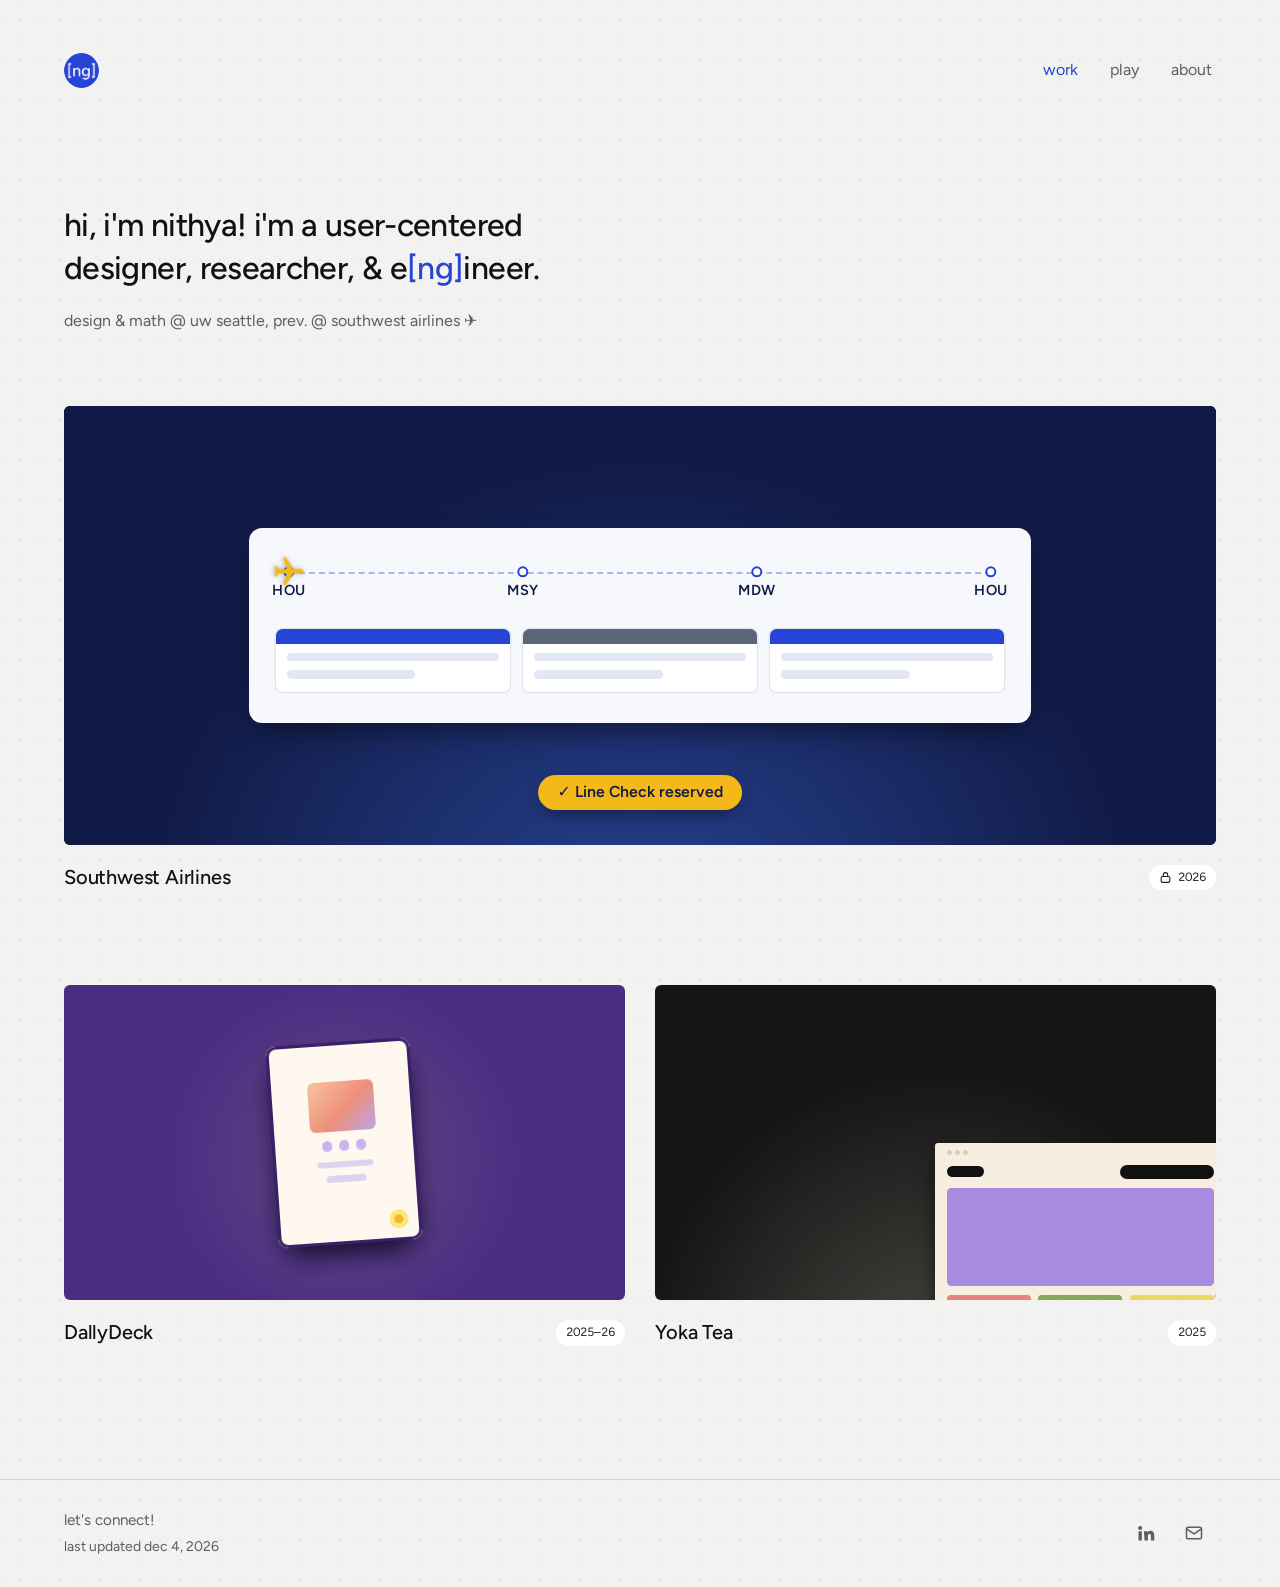
<file: index.html>
<!doctype html>
<html lang="en">
<head>
  <meta charset="utf-8">
  <meta name="viewport" content="width=device-width, initial-scale=1">
  <title>nithya guduri</title>
  <meta name="description" content="Nithya Guduri is a designer, researcher, and engineer studying Human Centered Design & Engineering and Applied Math at the University of Washington.">
  <meta name="theme-color" content="#ECECEA">
  <link rel="icon" type="image/png" href="assets/logo.png">
  <link rel="apple-touch-icon" href="assets/logo.png">
  <link rel="preconnect" href="https://fonts.googleapis.com">
  <link rel="preconnect" href="https://fonts.gstatic.com" crossorigin>
  <link rel="stylesheet" href="https://fonts.googleapis.com/css2?family=Figtree:wght@400;500;600;700&display=swap">
  <link rel="stylesheet" href="css/styles.css">
  <script src="js/main.js" defer></script>
</head>
<body>
  <a class="skip-link" href="#main">Skip to content</a>

  <header class="site-header">
    <nav class="nav wrap" aria-label="Primary">
      <a class="wordmark" href="/"><img class="wordmark__logo" src="assets/logo.png" alt="Nithya Guduri, home" width="40" height="40"></a>
      <ul class="nav__links" role="list">
        <li><a class="nav__link" href="/" aria-current="page">work</a></li>
        <li><a class="nav__link" href="/play">play</a></li>
        <li><a class="nav__link" href="/about">about</a></li>
      </ul>
    </nav>
  </header>

  <main id="main">

    <div class="wrap">
      <section class="page-intro fade-in" aria-labelledby="intro-title">
        <h1 class="page-title" id="intro-title">hi, i'm nithya! i'm a user-centered designer, researcher, &amp; e<span class="hl">[ng]</span>ineer.</h1>
        <p class="page-sub">design & math @ uw seattle, prev. @ southwest airlines ✈︎</p>
      </section>

      <h2 class="sr-only">Selected work</h2>
      <ul class="work-grid" role="list">
        <li class="work-item work-item--feature fade-in" style="--d:1">
          <a class="work-card" href="/work/project-one">
            <div class="work-card__cover" style="--cover:#111B47" aria-hidden="true">
              <!-- animated trip: a plane flies each leg, legs turn green as they're certified, then the reservation confirms -->
              <div class="sw-scene">
                <div class="sw-board">
                  <div class="sw-route">
                    <i class="sw-path"></i>
                    <span class="sw-stop" data-code="HOU"></span><span class="sw-stop" data-code="MSY"></span><span class="sw-stop" data-code="MDW"></span><span class="sw-stop" data-code="HOU"></span>
                    <div class="sw-track"><svg class="sw-plane" viewBox="0 0 24 24"><path fill="currentColor" d="M21 16v-2l-8-5V3.5a1.5 1.5 0 0 0-3 0V9l-8 5v2l8-2.5V19l-2 1.5V22l3.5-1 3.5 1v-1.5L13 19v-5.5z"/></svg></div>
                  </div>
                  <div class="sw-legs">
                    <div class="sw-leg"><b></b><i></i><i></i></div>
                    <div class="sw-leg sw-leg--dh"><b></b><i></i><i></i></div>
                    <div class="sw-leg"><b></b><i></i><i></i></div>
                  </div>
                </div>
                <span class="sw-toast">✓ Line Check reserved</span>
              </div>
            </div>
            <div class="work-card__meta">
              <h2 class="work-card__title">Southwest Airlines</h2>
              <span class="pill"><svg viewBox="0 0 24 24" fill="none" stroke="currentColor" stroke-width="2" stroke-linecap="round" stroke-linejoin="round" aria-hidden="true" focusable="false"><rect x="4" y="10" width="16" height="11" rx="2.5"/><path d="M8 10V7a4 4 0 0 1 8 0v3"/></svg><span class="sr-only">Password protected. Year: </span>2026</span>
            </div>
            <!-- EDIT: one-line tagline, shown on hover -->
            <p class="work-card__tagline">Redesigning how Southwest check pilots reserve and certify Line Checks.</p>
          </a>
        </li>
        <li class="work-item fade-in" style="--d:2">
          <a class="work-card" href="/work/project-two">
            <div class="work-card__cover" style="--cover:#4B2C83" aria-hidden="true">
              <!-- animated card deck: one card slides off the top and tucks in at the back -->
              <div class="dd-deck">
                <div class="dd-card"><i class="dd-card__photo"></i><span class="dd-card__icons"><i></i><i></i><i></i></span><i class="dd-card__line"></i><i class="dd-card__line dd-card__line--short"></i><i class="dd-card__flower"></i></div>
                <div class="dd-card"><i class="dd-card__photo"></i><span class="dd-card__icons"><i></i><i></i><i></i></span><i class="dd-card__line"></i><i class="dd-card__line dd-card__line--short"></i><i class="dd-card__flower"></i></div>
                <div class="dd-card"><i class="dd-card__photo"></i><span class="dd-card__icons"><i></i><i></i><i></i></span><i class="dd-card__line"></i><i class="dd-card__line dd-card__line--short"></i><i class="dd-card__flower"></i></div>
              </div>
            </div>
            <div class="work-card__meta">
              <h2 class="work-card__title">DallyDeck</h2>
              <span class="pill"><span class="sr-only">Year: </span>2025–26</span>
            </div>
            <!-- EDIT: one-line tagline, shown on hover -->
            <p class="work-card__tagline">A card deck and app that takes the pressure off planning visits.</p>
          </a>
        </li>
        <li class="work-item fade-in" style="--d:3">
          <a class="work-card" href="/work/project-three">
            <div class="work-card__cover" style="--cover:#F6EFE1" aria-hidden="true">
              <!-- animated: Yoka's paper menu, then the new website appears beside it -->
              <div class="yk-scene">
                <div class="yk-paper">
                  <b></b>
                  <div class="yk-cols"><span><i></i><i></i><i></i><i></i><i></i><i></i></span><span><i></i><i></i><i></i><i></i><i></i><i></i></span></div>
                </div>
                <div class="yk-site">
                  <div class="yk-bar"><i></i><i></i><i></i></div>
                  <div class="yk-nav"><i></i><b></b></div>
                  <i class="yk-hero"></i>
                  <div class="yk-tiles"><i></i><i></i><i></i></div>
                </div>
              </div>
            
            
            </div>
            <div class="work-card__meta">
              <h2 class="work-card__title">Yoka Tea</h2>
              <span class="pill"><span class="sr-only">Year: </span>2025</span>
            </div>
            <!-- EDIT: one-line tagline, shown on hover -->
            <p class="work-card__tagline">Designing a website for an up-and-coming Seattle-based boba cafe.</p>
          </a>
        </li>
      </ul>
    </div>
  </main>

  <footer class="site-footer">
    <div class="wrap footer__row">
      <div>
        <p class="footer__hello">let's connect!</p>
        <p class="footer__updated">last updated <span data-updated>nov 9 2026</span></p>
      </div>
      <!-- EDIT: your profile links and email -->
      <ul class="socials" role="list">
        <li><a href="https://www.linkedin.com/in/nithyaguduri/" target="_blank" rel="noopener noreferrer" aria-label="LinkedIn"><svg viewBox="0 0 24 24" fill="currentColor" aria-hidden="true" focusable="false"><path d="M4.98 3.5a2.5 2.5 0 1 1 0 5 2.5 2.5 0 0 1 0-5zM3 9.75h4V21H3zM9.5 9.75h3.8v1.6h.05c.53-1 1.83-2.05 3.77-2.05 4.03 0 4.78 2.65 4.78 6.1V21h-4v-5c0-1.2-.02-2.75-1.68-2.75-1.68 0-1.94 1.31-1.94 2.66V21h-4z"/></svg></a></li>
        <li><a href="mailto:nithyaguduri@gmail.com" target="_blank" rel="noopener noreferrer" aria-label="Email nithyaguduri@gmail.com"><svg viewBox="0 0 24 24" fill="none" stroke="currentColor" stroke-width="1.8" stroke-linecap="round" stroke-linejoin="round" aria-hidden="true" focusable="false"><rect x="3" y="5" width="18" height="14" rx="2"/><path d="m3 7 9 6 9-6"/></svg></a></li>
      </ul>
    </div>
  </footer>
</body>
</html>
</file>
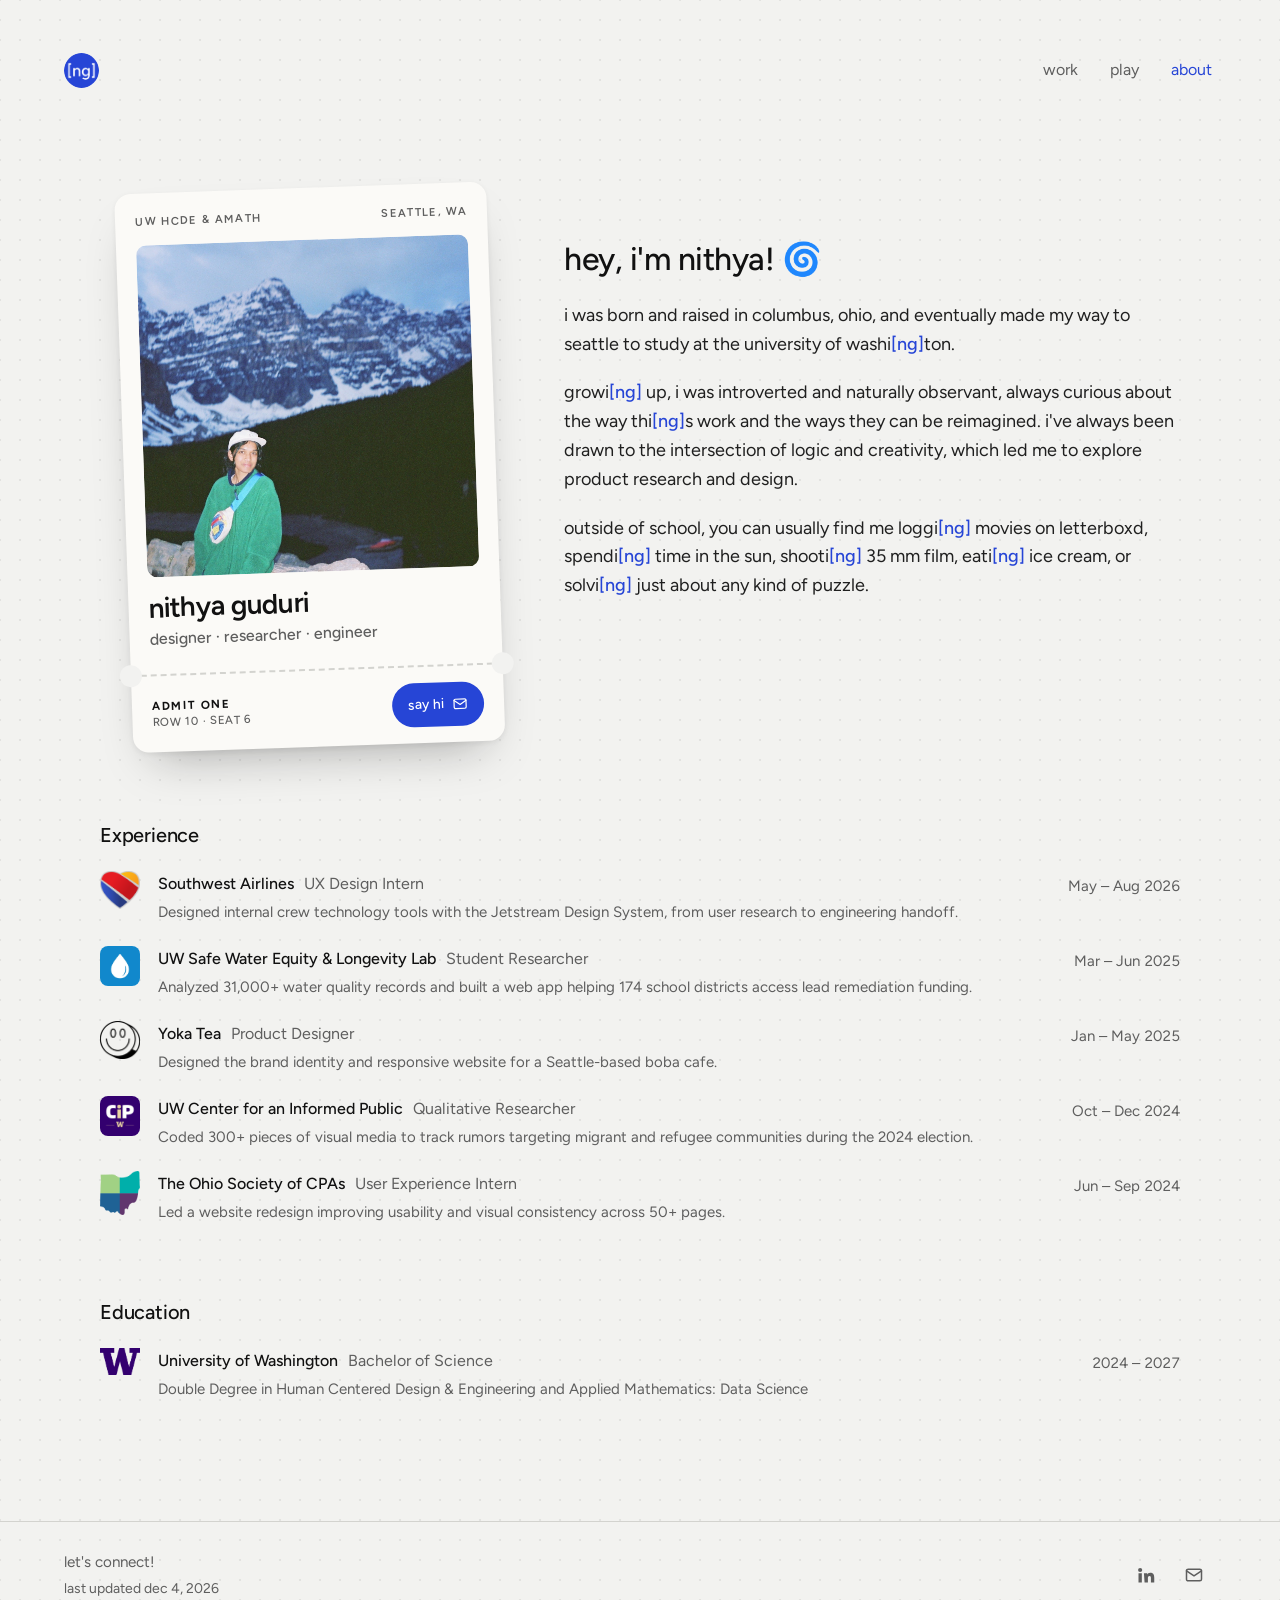
<file: about.html>
<!doctype html>
<html lang="en">
<head>
  <meta charset="utf-8">
  <meta name="viewport" content="width=device-width, initial-scale=1">
  <title>about · nithya guduri</title>
  <meta name="description" content="About Nithya Guduri: background, experience and education.">
  <meta name="theme-color" content="#ECECEA">
  <link rel="icon" type="image/png" href="assets/logo.png">
  <link rel="apple-touch-icon" href="assets/logo.png">
  <link rel="preconnect" href="https://fonts.googleapis.com">
  <link rel="preconnect" href="https://fonts.gstatic.com" crossorigin>
  <link rel="stylesheet" href="https://fonts.googleapis.com/css2?family=Figtree:wght@400;500;600;700&display=swap">
  <link rel="stylesheet" href="css/styles.css">
  <script src="js/main.js" defer></script>
</head>
<body>
  <a class="skip-link" href="#main">Skip to content</a>

  <header class="site-header">
    <nav class="nav wrap" aria-label="Primary">
      <a class="wordmark" href="/"><img class="wordmark__logo" src="assets/logo.png" alt="Nithya Guduri, home" width="40" height="40"></a>
      <ul class="nav__links" role="list">
        <li><a class="nav__link" href="/">work</a></li>
        <li><a class="nav__link" href="/play">play</a></li>
        <li><a class="nav__link" href="/about" aria-current="page">about</a></li>
      </ul>
    </nav>
  </header>

  <main id="main">

    <div class="wrap">
      <div class="about">
        <section class="about-top" aria-labelledby="hi">
          <div class="ticket-wrap fade-in">
            <div class="ticket" data-badge>
              <div class="ticket__main">
                <div class="ticket__top"><span>UW HCDE & AMATH</span><span>Seattle, WA</span></div>
                <div class="ticket__photo">
                  <img src="assets/portrait.jpg" alt="Nithya smiling in front of mountains">
                  <!-- <div class="ph" aria-hidden="true">your photo</div> -->
                </div>
                <p class="ticket__name">nithya guduri</p>
                <p class="ticket__role">designer · researcher · engineer</p>
              </div>
              <div class="ticket__stub">
                <span class="ticket__admit">Admit one<br><span>Row 10 · Seat 6</span></span>
                <a class="ticket__btn" href="mailto:nithyaguduri@gmail.com">say hi <svg viewBox="0 0 24 24" fill="none" stroke="currentColor" stroke-width="1.8" stroke-linecap="round" stroke-linejoin="round" aria-hidden="true" focusable="false"><rect x="3" y="5" width="18" height="14" rx="2"/><path d="m3 7 9 6 9-6"/></svg></a>
              </div>
            </div>
          </div>

          <div class="about-bio fade-in" style="--d:2">
            <h1 id="hi">hey, i'm nithya! 🌀</h1>
            <p>i was born and raised in columbus, ohio, and eventually made my way to seattle to study at the university of washi<span class="hl">[ng]</span>ton.</p>
            <p>growi<span class="hl">[ng]</span> up, i was introverted and naturally observant, always curious about the way thi<span class="hl">[ng]</span>s work and the ways they can be reimagined. i've always been drawn to the intersection of logic and creativity, which led me to explore product research and design.</p>
            <p>outside of school, you can usually find me loggi<span class="hl">[ng]</span> movies on letterboxd, spendi<span class="hl">[ng]</span> time in the sun, shooti<span class="hl">[ng]</span> 35 mm film, eati<span class="hl">[ng]</span> ice cream, or solvi<span class="hl">[ng]</span> just about any kind of puzzle.</p>
          </div>
        </section>

        <section class="about-section" aria-labelledby="xp-h">
          <h2 id="xp-h">Experience</h2>
          <ul class="xp" role="list">
          <li>
            <img src="assets/logo-southwest.png" alt="southwest logo">
            <div>
              <div class="xp__head">
                <h3 class="xp__org">Southwest Airlines <span>UX Design Intern</span></h3>
                <p class="xp__date">May – Aug 2026</p>
              </div>
              <p class="xp__desc">Designed internal crew technology tools with the Jetstream Design System, from user research to engineering handoff.</p>
            </div>
          </li>
          <li>
            <!-- EDIT: replace text with <img src="assets/logo-….png" alt=""> -->
            <span class="xp__logo" aria-hidden="true"><img src="assets/logo-swell.jpeg" alt="safe water equity & longevity lab logo"></span>
            <div>
              <div class="xp__head">
                <h3 class="xp__org">UW Safe Water Equity & Longevity Lab <span>Student Researcher</span></h3>
                <p class="xp__date">Mar – Jun 2025</p>
              </div>
              <p class="xp__desc">Analyzed 31,000+ water quality records and built a web app helping 174 school districts access lead remediation funding.</p>
            </div>
          </li>
          <li>
            <img src="assets/logo-yoka.png" alt="yoka tea logo">
            <div>
              <div class="xp__head">
                <h3 class="xp__org">Yoka Tea <span>Product Designer</span></h3>
                <p class="xp__date">Jan – May 2025</p>
              </div>
              <p class="xp__desc">Designed the brand identity and responsive website for a Seattle-based boba cafe.</p>
            </div>
          </li>
          <li>
            <span class="xp__logo" aria-hidden="true"><img src="assets/logo-cip.png" alt="center for an informed public logo"></span>
            <div>
              <div class="xp__head">
                <h3 class="xp__org">UW Center for an Informed Public <span>Qualitative Researcher</span></h3>
                <p class="xp__date">Oct – Dec 2024</p>
              </div>
              <p class="xp__desc">Coded 300+ pieces of visual media to track rumors targeting migrant and refugee communities during the 2024 election.</p>
            </div>
          </li>
          <li>
            <img src="assets/logo-oscpa.png" alt="ohio society of cpas logo"><div>
              <div class="xp__head">
                <h3 class="xp__org">The Ohio Society of CPAs <span>User Experience Intern</span></h3>
                <p class="xp__date">Jun – Sep 2024</p>
              </div>
              <p class="xp__desc">Led a website redesign improving usability and visual consistency across 50+ pages.</p>
            </div>
          </li>
          </ul>
        </section>

        <section class="about-section" aria-labelledby="edu-h">
          <h2 id="edu-h">Education</h2>
          <ul class="xp" role="list">
            <li>
              <img src="assets/logo-uw.png" alt="uw logo">
              <div>
                <div class="xp__head">
                  <h3 class="xp__org">University of Washington <span>Bachelor of Science</span></h3>
                  <p class="xp__date">2024 – 2027</p>
                </div>
                <p class="xp__desc">Double Degree in Human Centered Design & Engineering and Applied Mathematics: Data Science</p>
              </div>
            </li>
          </ul>
        </section>

        <!-- OPTIONAL: delete this section if you don't want it -->
        <!-- <section class="about-section" aria-labelledby="rep-h">
          <h2 id="rep-h">My current Letterboxd top 4</h2>
          <ol class="repeat" role="list">
          <li>
            <div class="ph poster" aria-hidden="true">poster</div>
            <p class="repeat__title">The Social Network</p>
            <p class="repeat__artist">2010 · <span class="stars" role="img" aria-label="[4] out of 5 stars">★★★★<span class="stars__off">★</span></span></p>
          </li>
          <li>
            <div class="ph poster" aria-hidden="true">poster</div>
            <p class="repeat__title">Princess Mononoke</p>
            <p class="repeat__artist">1997 · <span class="stars" role="img" aria-label="[4] out of 5 stars">★★★★<span class="stars__off">★</span></span></p>
          </li>
          <li>
            <div class="ph poster" aria-hidden="true">poster</div>
            <p class="repeat__title">Zindagi Na Milegi Dobara</p>
            <p class="repeat__artist">2011 · <span class="stars" role="img" aria-label="[5] out of 5 stars">★★★★★<span class="stars__off"></span></span></p>
          </li>
          <li>
            <div class="ph poster" aria-hidden="true">poster</div>
            <p class="repeat__title">Nobody Knows</p>
            <p class="repeat__artist">2004 · <span class="stars" role="img" aria-label="[4] out of 5 stars">★★★★<span class="stars__off">★</span></span></p>
          </li>
          </ol>
        </section> -->
      </div>
    </div>
  </main>

  <footer class="site-footer">
    <div class="wrap footer__row">
      <div>
        <p class="footer__hello">let's connect!</p>
        <p class="footer__updated">last updated <span data-updated>nov 9 2026</span></p>
      </div>
      <!-- EDIT: your profile links and email -->
      <ul class="socials" role="list">
        <li><a href="https://www.linkedin.com/in/nithyaguduri/" target="_blank" rel="noopener noreferrer" aria-label="LinkedIn"><svg viewBox="0 0 24 24" fill="currentColor" aria-hidden="true" focusable="false"><path d="M4.98 3.5a2.5 2.5 0 1 1 0 5 2.5 2.5 0 0 1 0-5zM3 9.75h4V21H3zM9.5 9.75h3.8v1.6h.05c.53-1 1.83-2.05 3.77-2.05 4.03 0 4.78 2.65 4.78 6.1V21h-4v-5c0-1.2-.02-2.75-1.68-2.75-1.68 0-1.94 1.31-1.94 2.66V21h-4z"/></svg></a></li>
        <li><a href="mailto:nithyaguduri@gmail.com" target="_blank" rel="noopener noreferrer" aria-label="Email nithyaguduri@gmail.com"><svg viewBox="0 0 24 24" fill="none" stroke="currentColor" stroke-width="1.8" stroke-linecap="round" stroke-linejoin="round" aria-hidden="true" focusable="false"><rect x="3" y="5" width="18" height="14" rx="2"/><path d="m3 7 9 6 9-6"/></svg></a></li>
      </ul>
    </div>
  </footer>
</body>
</html>
</file>
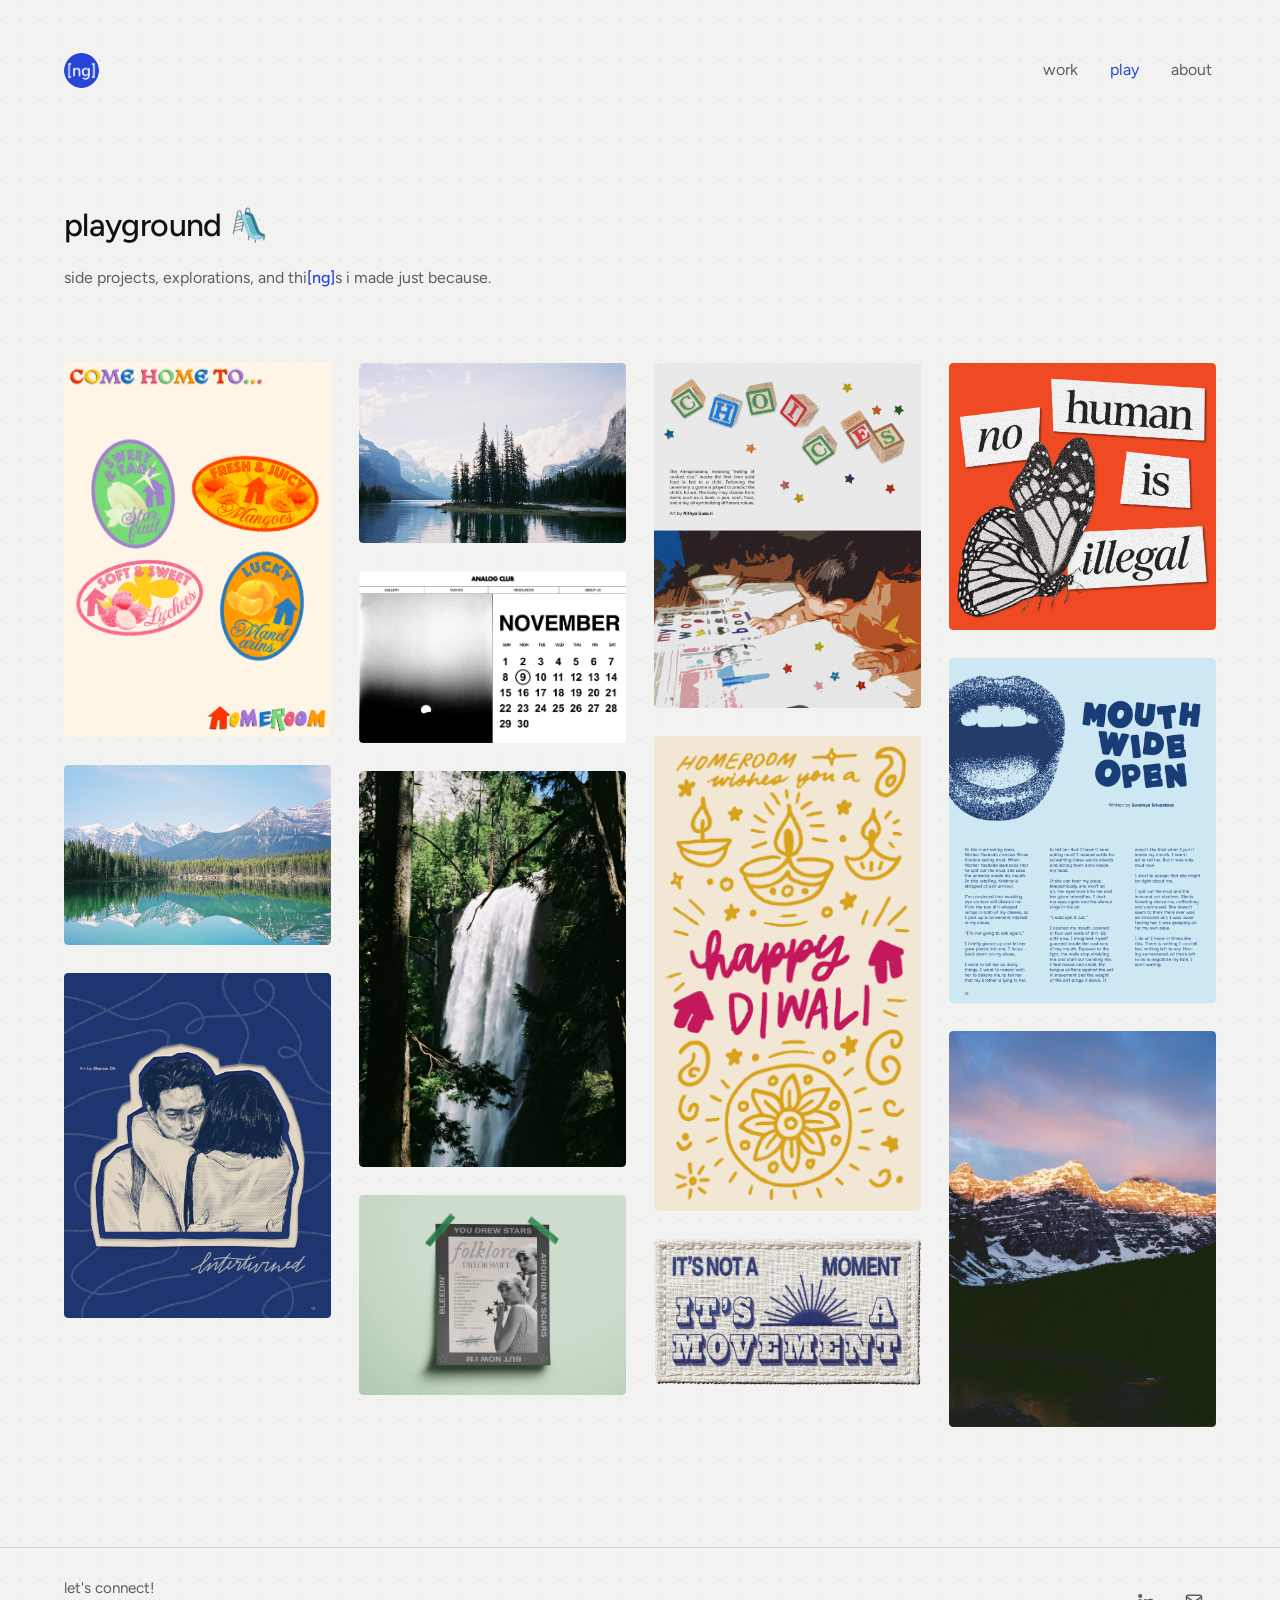
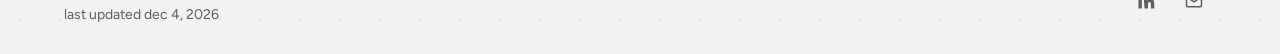
<file: play.html>
<!doctype html>
<html lang="en">
<head>
  <meta charset="utf-8">
  <meta name="viewport" content="width=device-width, initial-scale=1">
  <title>play · nithya guduri</title>
  <meta name="description" content="Side projects, explorations and things Nithya Guduri made for fun.">
  <meta name="theme-color" content="#ECECEA">
  <link rel="icon" type="image/png" href="assets/logo.png">
  <link rel="apple-touch-icon" href="assets/logo.png">
  <link rel="preconnect" href="https://fonts.googleapis.com">
  <link rel="preconnect" href="https://fonts.gstatic.com" crossorigin>
  <link rel="stylesheet" href="https://fonts.googleapis.com/css2?family=Figtree:wght@400;500;600;700&display=swap">
  <link rel="stylesheet" href="css/styles.css">
  <script src="js/main.js" defer></script>
</head>
<body>
  <a class="skip-link" href="#main">Skip to content</a>

  <header class="site-header">
    <nav class="nav wrap" aria-label="Primary">
      <a class="wordmark" href="/"><img class="wordmark__logo" src="assets/logo.png" alt="Nithya Guduri, home" width="40" height="40"></a>
      <ul class="nav__links" role="list">
        <li><a class="nav__link" href="/">work</a></li>
        <li><a class="nav__link" href="/play" aria-current="page">play</a></li>
        <li><a class="nav__link" href="/about">about</a></li>
      </ul>
    </nav>
  </header>

  <main id="main">

    <div class="wrap">
      <section class="page-intro fade-in" aria-labelledby="exp-title">
        <h1 class="page-title" id="exp-title">playground 🛝</h1>
        <!-- EDIT -->
        <p class="page-sub">side projects, explorations, and thi<span class="hl">[ng]</span>s i made just because.</p>
      </section>
      <ul class="masonry" role="list">
        <li>
          <figure class="exp">
            <!-- <div class="ph" style="--ratio:4 / 3; --tone:#F3D9C6; ">image 1</div> -->
            <img src="assets/fruitstickers.png" alt="[describe it]">
            <figcaption class="exp__cap">sticker sheet for HOMEROOM UW, 2026</figcaption>
          </figure>
        </li>
        <li>
          <figure class="exp">
            <img src="assets/mirrorlake.jpg" alt="[describe it]">
            <figcaption class="exp__cap">film photo, 2024</figcaption>
          </figure>
        </li>
        <li>
          <figure class="exp">
            <img src="assets/intertwined.png" alt="[describe it]">
            <figcaption class="exp__cap">magazine page for HOMEROOM UW, 2026</figcaption>
          </figure>
        </li>
        <li>
          <figure class="exp">
            <img src="assets/spiritisland.jpg" alt="[describe it]">
            <figcaption class="exp__cap">film photo, 2024</figcaption>
          </figure>
        </li>
        <li>
          <figure class="exp">
            <img src="assets/analogclub.png" alt="[describe it]">
            <figcaption class="exp__cap">website for Analog Club UW, 2025</figcaption>
          </figure>
        </li>
        <li>
          <figure class="exp">
            <img src="assets/waterfall.jpg" alt="[describe it]">
            <figcaption class="exp__cap">film photo, 2026</figcaption>
          </figure>
        </li>
        <li>
          <figure class="exp">
            <img src="assets/folklore.jpg" alt="[describe it]">
            <figcaption class="exp__cap">poster & mockup, 2023</figcaption>
          </figure>
        </li>
        <li>
          <figure class="exp">
            <img src="assets/choices.png" alt="[describe it]">
            <figcaption class="exp__cap">magazine page for HOMEROOM UW, 2026</figcaption>
          </figure>
        </li>
        <li>
          <figure class="exp">
            <img src="assets/diwali.png" alt="[describe it]">
            <figcaption class="exp__cap">graphic for HOMEROOM UW, 2026</figcaption>
          </figure>
        </li>
        <li>
          <figure class="exp">
            <img src="assets/denimday.png" alt="[describe it]">
            <figcaption class="exp__cap">sticker for HOMEROOM UW, 2026</figcaption>
          </figure>
        </li>
        <li>
          <figure class="exp">
            <img src="assets/orange.png" alt="[describe it]">
            <figcaption class="exp__cap">sticker for HOMEROOM UW, 2026</figcaption>
          </figure>
        </li>
        <li>
          <figure class="exp">
            <img src="assets/mouthwideopen.png" alt="[describe it]">
            <figcaption class="exp__cap">magazine page for HOMEROOM UW, 2026</figcaption>
          </figure>
        </li>
        <li>
          <figure class="exp">
            <img src="assets/sunrise.jpg" alt="[describe it]">
            <figcaption class="exp__cap">film photo, 2024</figcaption>
          </figure>
        </li>
      </ul>
    </div>
  </main>

  <footer class="site-footer">
    <div class="wrap footer__row">
      <div>
        <p class="footer__hello">let's connect!</p>
        <p class="footer__updated">last updated <span data-updated>nov 9 2026</span></p>
      </div>
      <!-- EDIT: your profile links and email -->
      <ul class="socials" role="list">
        <li><a href="https://www.linkedin.com/in/nithyaguduri/" target="_blank" rel="noopener noreferrer" aria-label="LinkedIn"><svg viewBox="0 0 24 24" fill="currentColor" aria-hidden="true" focusable="false"><path d="M4.98 3.5a2.5 2.5 0 1 1 0 5 2.5 2.5 0 0 1 0-5zM3 9.75h4V21H3zM9.5 9.75h3.8v1.6h.05c.53-1 1.83-2.05 3.77-2.05 4.03 0 4.78 2.65 4.78 6.1V21h-4v-5c0-1.2-.02-2.75-1.68-2.75-1.68 0-1.94 1.31-1.94 2.66V21h-4z"/></svg></a></li>
        <li><a href="mailto:nithyaguduri@gmail.com" target="_blank" rel="noopener noreferrer" aria-label="Email nithyaguduri@gmail.com"><svg viewBox="0 0 24 24" fill="none" stroke="currentColor" stroke-width="1.8" stroke-linecap="round" stroke-linejoin="round" aria-hidden="true" focusable="false"><rect x="3" y="5" width="18" height="14" rx="2"/><path d="m3 7 9 6 9-6"/></svg></a></li>
      </ul>
    </div>
  </footer>
</body>
</html>
</file>
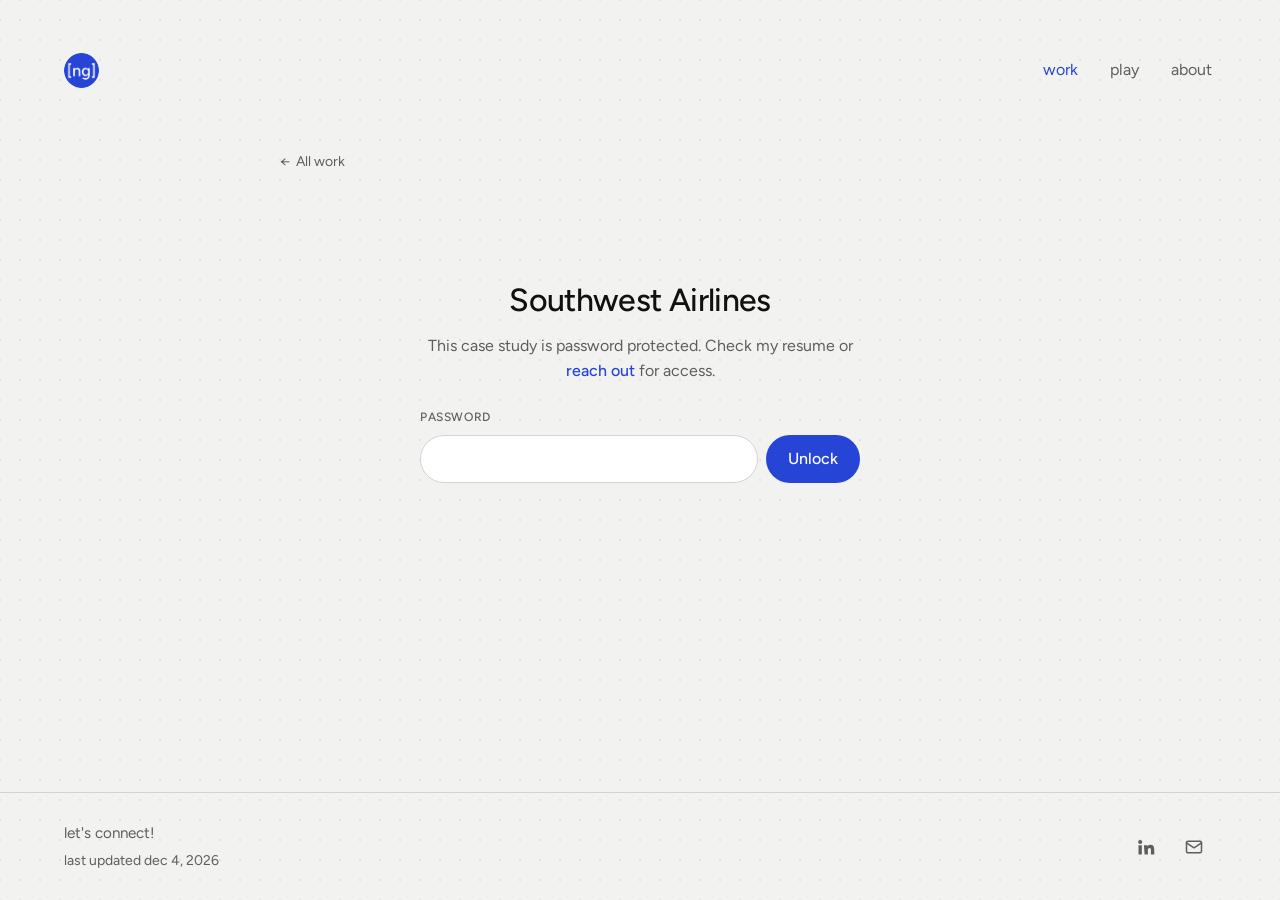
<file: work/project-one.html>
<!doctype html>
<html lang="en">
<head>
  <meta charset="utf-8">
  <meta name="viewport" content="width=device-width, initial-scale=1">
  <title>southwest airlines · nithya guduri</title>
  <meta name="description" content="Redesigning Line Check Solver, the tool Southwest check pilots use to reserve, track and certify Line Checks. Password protected.">
  <meta name="robots" content="noindex">
  <meta name="theme-color" content="#ECECEA">
  <link rel="icon" type="image/png" href="../assets/logo.png">
  <link rel="apple-touch-icon" href="../assets/logo.png">
  <link rel="preconnect" href="https://fonts.googleapis.com">
  <link rel="preconnect" href="https://fonts.gstatic.com" crossorigin>
  <link rel="stylesheet" href="https://fonts.googleapis.com/css2?family=Figtree:wght@400;500;600;700&display=swap">
  <link rel="stylesheet" href="../css/styles.css">
  <script src="../js/main.js" defer></script>
</head>
<body>
  <a class="skip-link" href="#main">Skip to content</a>

  <header class="site-header">
    <nav class="nav wrap" aria-label="Primary">
      <a class="wordmark" href="/"><img class="wordmark__logo" src="../assets/logo.png" alt="Nithya Guduri, home" width="40" height="40"></a>
      <ul class="nav__links" role="list">
        <li><a class="nav__link" href="/" aria-current="page">work</a></li>
        <li><a class="nav__link" href="/play">play</a></li>
        <li><a class="nav__link" href="/about">about</a></li>
      </ul>
    </nav>
  </header>

  <main id="main">
    <article class="case" data-locked>
      <a class="back" href="/"><span aria-hidden="true">←</span> All work</a>
      <div class="lock fade-in">
        <h1 class="lock__title">Southwest Airlines</h1>
        <p class="lock__text">This case study is password protected. Check my resume or <a href="mailto:nithyaguduri@gmail.com">reach out</a> for access.</p>
        <form class="lock__form" data-lock-form novalidate>
          <label class="label" for="case-password">Password</label>
          <div class="lock__row">
            <input class="lock__input" id="case-password" name="password" type="password" autocomplete="current-password" required>
            <button class="lock__btn" type="submit">Unlock</button>
          </div>
          <p class="lock__msg" role="status" aria-live="polite"></p>
        </form>
      </div>
      <script type="application/json" data-cipher>{"v":1,"iter":310000,"salt":"sEU7JfLVjtNUm60zRyZOTw==","iv":"lN5vGGyNvmBvK5J7","ct":"aDqDRjVnEKisIdc/laEa/qJMeo/V/dr5LYoupvpEEHyHxw54XV0eJVQ0D/1KWQMdLKfAZ//2bhMtWVzLMzxeG+4xHXtjFy7ddvfFXsiSGNFacTOlISy8dqYFg2GjzD7ZvMsVMi8grH+EBcYb34aNBBAZzeb1b51FxIjfLeuF3M991JkNY0Oc0+BLBVTm4D8X/R8WIPYTPeeaHqVqMPo1hyW/YpHfrOgEvmpqvOpxizoxnilgxDG1FVJqVP0p0Okr0/ytQmAeWBGkh+V9aKNnvWu73bXO4wq/YkwXjzJ92wADCYcLLLIol63/ULsVp7vm+aJybl3+OLu1FqUpYWQITzdW5Kz/bGFDl2paFCQ80pFP+KlJEg+lYIDk1mghAowe5cilxvOiqP9t/3hJ7DU0Rq++/F5VmN6FO43MNG6ES8JWnXum+9mapCVjnCzk2VeFz7o0OJcRGudW1pZRVG1AirAk5a57cVU7q9Bmz/aEkiMD/E91pNvhMc9bs1YKCg9qiMpFwbAxSvnp4a6ePFHDbHQrAp2QLHhzx/eyIUGTlG93vQwzN7iWQaDEWQDm7mUtLiAbAA9UcMoLLZldYbPcngnSh/[base64]/KCeXnyFrz1Vp9jFC6kDXhtBiGSNA+G1UZLgMpJ4SsKRYE7k/7jV3riQf7nyJukx8DmjN+e66mDO5Pn7xsC5lLafWHARgLafFB8x2VxpdtdLQRRzXx2/nD1xrJ/v+AQjN6gUWqEgbGyfDYHUxMiY1tiKYK4eYYmogf5YXZxAee3sk8ahN+3FVykpjBa7MCGKpFmtnDmgKQ7SpVxlvvrY38t5xGUVoGRw3kC+0UdJWgd7RWazS4LX4go5CTcAesU53eveD/STJjCyI1y5eCn3nRulxPlzTWpE20RQuNceFPtK3WIaNCO0PYOrRkdDw+D1WTr46l5eewMlvk/bcNWNHmr7ML2KDhUmhwGYuNgTax27W3tGPOjTy9985WPfmvcPj9hDMoDe5KRzSO9kkh3fdvdVPhmBmBhjtJQUjqbn0n+EMyzXhGr7yRQqRx4mygSGNptOUU/2rY8Bwg5MxEYNxuG15TdmbBynJAb8AJA7V+YOjvJMByI2pzxFeSkHj55EdPWVcnKE1Lji/t11AaMAagy3BYs4r0v3T2QJX9pUPuVy+5zGTabWD72qlESWKfeWnXp5o09mIK0ikkXvqDFqsmvaohEUJgfad1LUmquZ34Im0Zg2Uz2uF6AY5GzAfhUZjoDYC0cIME2KESVXQ0ZnMvgi+nntcdXsYWjtZ1EIHaM6MaKFk6IeDVzkfyNilc4h8xj/g+JX43Gl/7lnUgsn6B+V8VdmfMG95UCfkYdf31SdXHb1eFarTnAdzEXz3CcVYolN2HCox5FNHfbTug0zS3QxURr9Cb4p7Bgjc5picQ4VeGgQHSJabqK1u+xu59yl28KmnVQFvjGN03Pueo29b/cwcMlniKV2yCQz0SVbP5bNAxjuXv5AKD2wgZd9SiFWwNhCnjsb/mUrNsfupd7zWxgGI4BJLhtQkTuvalb+MvZPoZTs/KkHiw8vQEKVt7fktUvwkxAxjAEF6WyVBokYuVKMNJI41bYnpy5YU+SYCjBc9zJ3PKq9jpKcA7b8jwr03D1FRFecvmZUie6+bc+B9LAFkD5hDTgqTNv1BbPa5KCDt8wY1QEJNpWrkGsMv0WYGtfBcLB4UHoDBWyVegPcnCi94NQXKSwntuEar+QA/HEwmUT5G+CPUJ2ltHq/u6F1GMSLRgfriCyx8FglLENoSIOGUjZPqdrEn5FEP8AnOQztsse1ZEIC0oalzlTh7Au+vJ1+LlX1kz6yq7MEypa1j9vXZv75LRVOg813uKhECIOxTEpOMcQx6HIJBS0V6JWaj3WAk6i7j8MuesdUQMpa3TI/1mzy1JNOz5yQPzwLx5RSAwx+mbrgDgATofvq1z5TjiJVxRZ92CjL7F7rp9PrdodjlhGD74GMveAEQeONMO2Ej0mbJPnWvFMWpNY0oiRgtykNIdz6wXxGLZfKj+YJ0+zp8HnpdstH86g5Fl8+/Ci6QrpaB1EKKcVStDhiz5ChRuQnTfAzW08kGxRCzX2m9Q+Upzn4qGK4mW/PfDEr6XyVdew6U3UR+m3pTs9MvgtDP3SLFxFKiP4KI5ELYBjRMFPG4F3UYoEfXlFSssh3Pxvklz2ZcVtgaWRBQmnNAP/LEjZD6b5ux8hxyPaQNVukkySvVUje7feWf0N8yPP94j2uRn6QwXOIosJi53rrpWaVQMnLMUBfbz+rqzZ+l+77Ub9aJgNWaDq7afVw1a50y/znhTghcbJP6tWWu8+IQd/VJCl7fCi4V31NDPvI3ofvP7cCZD7EWrO4dmXajjEaznlOpcSbbIWFycWhyaHN0F5SQJVG1qOu7NPvV5BwR3V+Og9WCy10Kyh1yRVDxG/TNsmCHpnSJYtaiqPk813zssKHqYCx6HZlfqbCnAeXNRwp/tlQGe135CN5iEby8TYj+lUkJ82smSIH/CCexRCySNOIj3I0v3a0sHncT9rIfNxEg8e6WIL9ZJLXrJWIDLWKNbi/oYKrdsBvSLWhpS5FXTpOAWzPzM2GYQaM4LieDkTA2wf/oCC5kYQhZ4SqaBTLEJz8GXJ35txlor3Y6Lz3l0MZNKNTJ6B/QTw+fs/3SB0uLAdUqTzcffTw04qOxoF20wIbHCwTGlt9Ajvpz1RpRNRFb8eMBBYGYVMHomdpaF/3/f7SIzRezLQYQcARd1oHzX03Ptz0f+ci2OYotwuwSpLy9MWo0/wfkMVY+jgZ0dryaoOHhiX1RS5NVpKL2EoSK1BR6afaU9guUbte9rZYq+83m14B2YQb8wU8xh8xwKthGpA1hBFR5nKnQDJn7wUW3oROyQT0zl0fuDkQ9mCrySWFANPLa89gKrOLVIaMLTKSlj2AgYd+rA/xWB72iEqXj9989bF0y1W/TaJ0lu1gts26zAY9xSlkpJC70wg5llC14FhyD3htv1xXWThAgxhIizNpYSVTenemt9DjfIQ/dqcnZtJDats/CbjCrYYHzpZChz5LVgCYe+Y2NW6zzSLhf51cwwlj5QObk8okK4KZA5MSuIvMxUJcEW+YefMbxEzGtakJmx11xWCkrGqn7iyoXTeosh5tCy7fDaeFE22mfXvDwH9s7km6RjZCtQoabs1hvsVymNkpQYfw60g8wP4zJdNASPc7lcwei/h7t347DAPKi+zC+Vj0gF77S7g01ikAmB6ePyWaTyFdjex/vlu3lF5Sp5EduPvLXHjhdis8q3Y/DIato1EcE3Hgdqsw0Kna9n9TCdQTJ4E+U+u8zgc1lRSTGt0JL9PTReYOFaWSvz4cKNrWbqWYTUkqxj0P77Wcyqnz6yyPM+ApxkgLHTu9wq5Q8j2vQ1rrCzKLbR+W6hjwqI2x1rh8QVLKAtm9/IrERP3FblOPi5hc5ivic8wVFooC9HP2NQG4YpGe7BcJs7u9EknbgAcMdR5/5IGJ/embUww6Arm48SEPLAofqeH4IYiXVk/rzFXR3hgWd3IdiBP8PrvosnuUk/sWslRth1tkBzJTG7RzMMUwuuNEf8216AjQJDDBJOjhFHmzxY46jogevQvWgKtQX6T8imwDCeDIIQhHgl5b8v2WjGxwy81olVj7xdyy1QN777DCCqiDIf+Dpj45e14YCLSj0V7x5DfzRPcQRFHFkaNVhpggDnoW01fb9dB4OM3ixcF16YXHgqBiAdSx14f6ol6trK7/T92Vg/7bGyTmsoB6ZgwyGvWvY6yQkFWi8WTrXJlvc6+23ARF2p8DH11fDEFUZiQjB/cg3+WRSGAB8hrfxjrYnpzAAN8dG5aC3+3bRoJArobtDX7RUkGQu1cJTYy2MxzpMopiSB/eqCwqOnFCJ7T47liF4XzQcCv/z74CzmybSEpqsGH1yu0NyEikRM5Lv00kfDLWgARzubgK8I6QQ8LfZjNks2wAS5rqTU6mtreVPX2IjzJAEmILrGG/UVKnUCj6fqCYHfAXlskrCT/jHj08bkhHwV/VOIrSNvGzUYme3DZnFiFlLrxqA83PvGumaLF2HpLeuMfs6sSD0cm/JXH8q6o0VZdzasreLl2F7bacpNwuY+xR45OXgK0lon6Aorv1mo4VAQ7kcaG89TYs5bN1PNvqiyiIWtBRBtQ3qx8v2zMVkTKchI07vZAfvaQ0bBHP+Y/L7cfg1A4PQi+/zfy8ssBYAkSOG+jSbeWNwye7MP43v1iT3F4y3O3OHHnUG3jAQjrZOg3vlUQqrjWgyVJLj3cF4Cpi5SyvZAQE1KVMmWVJRY+AqnjkmgaIZx92ErhMql+OQ/HLLN+2Rnwt7cijZG++Mhawi431qGVypsEn3jlpu6IUxH676eJDYPJhiCV55ZVvhKaVE05z33tH7f72FkQ54/yhNaFPXdqdiq8l82dLu5w5PWySMQ5BHjH6bFcaTDz/thqDQ9iwB2suv+oRUSYVYfHTo8jqKWHUd5cZejA6sM62HQPgGBD0Wf3cpR4h7faZVj2rz92AuWwZJAuO3X4YUaVdlVglRGpiIOEvXSKalfBmlsxd4uol2M7/yKf+ykK816eUuLkJ3PbyGP98FicsFC8LcNuJ8sdbSE+7kvwe30Z8kqzbEtwh3nC+ELiRVOUOEK1EUcPSIa6H1WbmeK822L/4U/+dOlJYrY4SPzQ/laWp65vAT2R99xafpjmGA9ecm5TywoXmet0QExbTOeVQRg3T8mZpT8ogxHocnNGZsT3IVKmq1ATvjDtr3lpYM5eXlw0EolKY1/fXiyK1158/I4ab/UhQDv3M0MJ0fJkl6yx3+TwMcCtpeD8Re0xyD5Bo0a/JIrYjiMB0Qcd7/0CwYP655a8TT42ImWKxFqHPi9LxcvGXrnLnnonMShEWfFoRvZ+Cbnio0MJAzdIYlknhpuL0oUg35r/pvcxOB9klzqEpCmi6zW7Epj3L9WQS37irY7Bk13TOcW4BEYMekEvSmdanMEtdiIo31FHIXSXSVFUB1BjjaXYPWx3e2MCfIee+ioYBXnHTFQYuxoaTYBM4Z2tPAv0/zfRmx+5ddB7gjuLpgwJ1Y9Fli1tI8pYN79zVnDdFnny3WiEsOOzk7IQeIltOI2IvrARG+ZJhsXLhDFo9hlzyKupqiDspkFBVWqwM0V0+Ow117NzyhYu/J+ApP8Aplnwv5yPrirz4ZTBRw6MMPYwlS/Beu2vHDi/Ap8TdYJvbhj77othLpGACzcGsdNDU45vec+FhTkQNk1W6WbHQEkHJf/R+piSKqp5/oOagtjY20xNcVYi8bC6kwFaqfb/gYHuDg1+ufeZ/JZ7+wZb0MtcLDgwpNmVt8kRImw/+bqK6MGeVT++8ywtUZd+1QK7H8vbWQkmP04pXigi6HH4dbow2UdVqy3miOyOaesrUQfFjXHFz1zXFh7c52LgfEFAjQrdvKgWhkAFOAQpUlJTZWJ31m/AYuY3kIAG4HSVVFEu3egCF/NNO2qHm47L0c/hIqDzdFK7mV1ZiQhdruOqcn2+XJSohJmfLNe/ZG09oo6BRz7ZQipIoWEv+uZWVmBSS5phF0SRai6a0xBP1ajmmIHZ1lPy5uE2ZlgUYeDkgs65iYsAaZ924z9GFR7vFy2G4MtpydfuR2WiwVcfwtC6tCRaE2x29l1TweZija6/22c4xFAIVOYKLDmdKV+V7lvAFddKtaG09lPko75+vqVIVzox9yamll9+LandQjfgCcC2QN1BfONxFxst0JrL3PUQb9n3FLgM+evQDUBxtRAlgcGPWHA3gWEw/iDkbrbkQBmqg9VaWMirYgDa7DUW0u+lKoPSto4RJw/okZSJjz0JigTom0N3ZrbcdWXTo68b2GqL9L3DlTVNOwttbXy+e4QIAd/RI+5UZ9iqnE134ZjpFJ+HhGyvEAlIZ/urvPIcuZDBTo8dRXcBv5F0SmPxxJfLYpXXC+eNnhvHdz4uvU+tGExQWGGPGO+7n11kf4ljgZ89yI2BpHWXRqZUf3dQFCxWdBZBh7UTbXCwLxZuZSr9vcux+ctwe7BcA8QOY4uUmhPjf92X7/TDjKgb0f/aIJhzcT+yNA8fmN0ZlO2NkKADJuB182sabxD/b/h9fuc/lGFN7JZKZOBeRdujvvW92YbCvBXqYOva5BreHLpCht7FGDY0/hlTEVO4eBqLbKeMCGOEb9/E0R2oVN9HfagWYTIQXBUipuzjx2XHVI0trpUJRdv5UfrD9xD6WZViJK8pfMJZEcgHkPixGdfyvszb6qxLImFxmCSbHDBVRi9RS0twpwYTMFccaE3PnFrJLSl0cyJc/eVeVQXTxK9m85XNEXp0hmLqNb7ok70I2jl+qtJ2i8JOLsjHmgsL3g7SIDTjNPvllPfOMFLIhmwVDSZ1dZ8ha2/S2F8hD9gN1qEWpFr16maUJMNUSRBHj4ZXtfd721eo+MdH3dYV+aenJd+4LpBiGDA64CERAGUy8nvL/3EVpEa9DJXOyuEdb3u/CThiv1VlC0wYEpGUANmzqGxqt+//ZDy00BujcLqDzu08BmytvuUji+q59jQs3fYMdgd7iBrls/[base64]/lFXls4ONIyC7dox5yWWOPkw2wY7PfqgIi/+mOvD3FNhXYdbzJxgfR6QTpOUvgIWmhaD+C/Jm/39riOek61gqkWEilXGXzvqhv48Jg9LhJhuKIll2PQwAbUXkEGgZdyT3vGZ0oZulJIKvukbMrT1XEu+rnDtyujk27TroMdA64UTddFImzaQEJm6jX/fLS8I2k/HL7Gz/ssBDgFRx30JRBvMKGUIyi+Yea/1ToS4NKmcgJrdj8KW/Y9+/eDNTmCYNc0u/+i8uP+5sDJdSh1lTHJQ/vJvIZc20YYy5NtB7fS67l90v0PAmKl8Dizj3jU3AOwL2M6JVJGS2O/10HhYxrxm6zeDw8xFWFCej+wBmlyGAtKJMBbRdp4DrYdaPr4LM7g2eVU7dOVAyGlEuBYWsGig0Zc78N3368FNFGR63FGZ0qRjQIrsi2emq84G3WCxBmkm6MgUTMqZslraWAgAwij0q6oKzlGbRcgVJdF5DxxZyPn1I8chHVeLEosw2WF+l63n/dVmlgO+mTxhJVRGOa1ye6Q5cl1pEJdot9M0KR9vw/7P2HSQfvqqdEa5Y4bue4UcuiQFePNr9DzArUr+tUiwY+X3aKYSoYpyiYlpkwT1gQnmQK/agy2DNjA5QsGppj/+FrazRUzZlsZWVkWLahVom3SzBkM9nE3P4hYgfF3KNkjoLDuCzjbPO4IrWQh4rgbDsBFu1n74/Gwh7kycHjLmOoRMTG49EJcvw/pX0hrnyBG8OYoNpfO0CDy2PpLdb5E884w84R75FA94TW0UA7ogA6g7TfWPmYh9JOE39caBRYh0VUwCjSqYduQjMZbKe+Tm8K3dCRF8dTVwIF2NKGP77s9LqNqQFi5TmcZPboKYxD0DlmRIAiwzQ+cK9gxjSDfqNXKhd7FqTiI3uNaCwj/RdGQ+98SnP8/oWSUQHwdZbbwEz5SN56AR9/e9rqcBRLvGYB+5jbM3jtSr11vJATfG0V24cHtkJiRlq3zNjJ+kstnoHVrE/NkhRbbOeVIUPusbCZ29qzlbUwgtWxsLJHvQYHCxKl7pfmMjcz0mMuli2wVRkF9ygwzpBOvY+IRI/FwVt/iFGdDxmNpzIbu/[base64]/HouREqx9jnjH7SbRGldqYuUdR6Oe71jsnLoQbsezckqYvi669mFDRBSPFwHnjAa6Do7waE7y0oqS9OsmgTeTU7IPrleLb5Fr5ib5STmKg2/zf9Or1Hnhr9W4rGC5GEZPrkjbyYn4i5eQ0enTjzD+yE+mBpmHz6Ar3cindoYVoyw0qlOI0Ch2Tmveod8z0uv+v6+Wu/vdXBKMWWUEqQIHDcLPvCRYMmY55Z9W3HDtZhdFUKGHnmUTGYCQUg79AbQj2FEUKzU0MO7gRC4mvid4vQM3GI0j+7kCwNMkxq5NpAEX6b/bRStme2yYudf2/GHxKPsFB1ahJ8g+FQzO3B11GxuEkdSH9olUPepVqqJVK8kHXgh9tfMoXFd708TRThJKZr1uVZJUbvJfRNeJYt+qgKZHzjmTDWmRfnPOFS3uGyiKVx3+edio+RNlct6vtl0qwBOxczSI7ekggGrjU74Q2X1uyis5o6/I/8FS/s17ywt/dU8C8AuJO9s3i5Z7mg1sayZhB239fy2GmII45UAjk7TDMfZWOCfEODHJpQW/rkUOdh5A4XgTEaHO7gIFDW2WAnMY43F6Tq7WwvKvvSHEUvVkWwYva1e3GvQoRf21FzX6D8Wz78cUCtAeF1uc+g8jm9QIgvv8vFygsg9qTQRvoYT8l/d2ZXOWyfB7M4jukBKMqLdAZsE/Scig6GkiSBlvAkzi6VxDH1OjiMdJU5G6j/XI+rmKUC5ghKXV52J0jwP8ZB4aDmGWmCVlSWGmDOiClcV35rfEqgcBp8PZ3Tc7H019829Acp/TZSugVS2QYRKWCT3rpM4FOMysWnnv3EDQEccRHRJ22jC5xigkHERqkt/[base64]/XIyM+f7lyuKKMgf8Y142KdPuBqaxWOzrQyG/LQEizNwKqVC+4TnAbrwQ0T4FxDrJPVgT3B3rn1oYQgqzkK0WqroONG9X1ZNUQ9E2EgO6A8JCkIfUOV/l6HH0eKr18W8n6mX115uqTDfHIVWUyCmwXBuW2w6XWhYAqvRZ+AgJK4An52p8OCGeB8wAtCYHeQ1galgeWZR6aE+L67dYKfn6zCrtJbR+tn/nF1rZgIUrzGzSi0K0uwWS08qnjo0+SQNflujpPvYqGFMxQhb0BWGuMa1stsWmn4lMVByZFFf0MkkrHJhyBpTMVBdxxC4I/FAZGcprwlMssozlxUsZeCR7iivcACIbDObuVHlL8IGkufDpCpOsJXCFvXiErEQOHzw2Ya2t/h8hYaU3e31FzVPbos1gwnrVI/vV06s4x2IYvYqrCF951OqaMlawcgkZn0JEeddB30ZpzeDFrUSzM/LiOXTg+HjzVn6AUSCf60euckGcezJYs0AXo6/Rwtq1IJdRFQD5kiaECmfHpeqC2C7sGQG91fEO/ltXVpKbSBU2+KxbzwJ14Lmvx/TbVN+Eh6FgZxZdyQtRyusZKW82tUTTMqExOSGQPqniRGo009+9jxPcf/Cw4A+/U0f1nVEHHdM0AoT839CMjWTbK6YAl2DO1ewhIUXixXvsH0/1b2TuXOvPo6ew1wn9GIUbDHtFTHMTdeDR9Rm1ig9/uvISRa1Pua0m1Pq7/0WVYiAcjgbxLAdfLk3iZx0bNl08icE56sDit+bXzYe855bUooTv7dAdUbSjvthV9mTQKMFweifd0QILwKT9I2jcrPAdlhzTtghyxWmBD1igykuP+knZmI+14zMGPk1f+XIkxi4QHQv+Z7uPe/RPdmETph0pqMT/4gqi3q2WF3h6aXN+PRgrFfvRPtSfMCF2bguh2mzNRJcHUUs84B7FTRO/[base64]/wDx7/cidXGn6KgRCMu37G/44lQSUTPHygzQdUte+Jzi7lCjT727BUMyiFQ/oAi7KeKC0AjqHg07dqTflZ3tlO4Bgutxlv5ePWEfhmIxpcoDM/eIABoYC+p4VpYLjurqKFEn8l5sFuFFM3+/hF/mcm7B7ZZg7+2qgakZEkENUShPP73uMSC/CjI4ozP/hAFyKLEV31FP3Xs6sqzGGcnio5+Qm9dunbg/kscswK7XK/cY1aBfK8/GdbOSRbcyT54p//oTX+35Jqo7hPkwgrTzHaC+15gqwXjCJ+qKutdnb9k0T6Jbl22MfB0XHY9y4BJMe09BbNGo9rU85KG8DmhMUN/l1AyVIaE65xvvcXXCTTAZ4jsCid4ts3lTGXnple4d0vDvCyX46zJyFa8VsXqHvtynaqVPziqlIFt42XyhtVCOTdXrD7lvhMqp5HdyrAwJSTiMK5qxsd4SyCtUN8Py53IUH/ud95ho0NF/q9XZG7t6dgyXLRR5qTtLRrx1Z5Fah+jiZ2/c7QLef+yJBPR6Ph8eBncXFbnwcrkkupKrqnNIgFlTqC3CHli2LIfrNzPg/QivU6WtaJ6W8Xgbe0E7lA2ygX0QH2X6XcB8pSavCGl9LeE7yhp9KXLaoEbnNnEEPqcuZqeXYlB1qnejdSgGinMfX03HbUKjwbZxw3jKgyn/otksUkV/YREJht6v4I0nAi/vWlyQOecnR5+DKFNq8/qOC9N0LhEeCyi5ldRaQO9v3y32/ztZyRGXNmXIrAWNmyDReZHhBMmmkATx+S6U69ejhdO0+0H8+yrajxjSxucv7Fc83P21YYauR+6A5XE21kMW2osdouKoSOvbi4OUOG38VLI8H5r11Fu1cK6zibWVhJ89N2bZLl3SonoG+dcJGW3HEUx3yd1YeNL765EvTJjgtJ04dW0h3xc6LVydZntJI/MeiyVgb+EEJlvFxTTBkCJp7jRINTzS3FOMUGVoL9KJbnv1k8VJtf2OXbj2OJoCouvdPGwEmVbkOQmIC8O2h28AecAjTO4rh89x2z97b36lKaaH0UIp5G9CNv/Q+1itlTGd07lmh2//LQgBbP1+WorYxuuaG5y/+neJ6ft7n/tfYi/oWed9CtiP0N+BrBHDlLtBRpJze9ly0BoCEXK04MTbxeQHz7PKvHzcf5hWF85MzH7Dk7ly6mAKEz6olw7qCa0ArvtCYUddz8KUq7zPaeCA1nqA3PyrrTd1BqmWowJEKNfkDsY1XnijKRqYsa/+mLlTyLh+W6mt0dHl3OBXDzX76bx2oD+mKum9/iMr0MUE1MfqEXa9r9+SMtQ2JNG+k8noW7Oi1/SCZcH1dFMuXd8iJv15FDBk1G6lvoyhQYRGW+3mQzRlDDcll7j46R/isPo/dM22xQCMqRbnmRnhzF7nPh2w9BUwhRj+vH0JOsg3kWjCbpS2+RPKUZg+8ax2+uNG5BsyA6io05thxUOauMtZ6JVoXuHGPnawMItZpl3FRY4b1Qm8yMOtUVhcz4h2kYIk5S4i3NaWe/+h/ZBm1QKiKNoDq+Bz7vHFKkngL0S4/7U25OWPswZa38GUvAX7SJcjBvChnpACTuJecT/Eoazqwjeil/uO90xHCLwp8KNdl17dQLzJzbex4GolG33xTJQrMxPjZnCgy1IzV4whSc/MnC5UpM0ldqun6ZZhJ2D1nnY7xLsvpoFJ2xZFim69600vg3jDiSn4XqtCtxLeu3wV5TG2Cx7y9cM4RIjRJDXYeGVAn4riTeQSGWbR6fBnzQcZPy+lUxktc0rXSgUVUKJ9k+a31SrfCUNlOdLfxpxd/QGfSYpLJRebC95in5/VLd2WT1cYFov9BExi3P5UUeest4fY0v75KKQ1ANM3m1AxN/yCknku3JVGIcYqwCy7wlm4S1lH1Rvsu2YADyAQFndGJgijp9kmSm/Dkvpo399SOBkZAzpykfyd1CaEliifd88rs/FPwpg9syoMsAdDjeULjf30huk1qgHWBcklv67Ea2kjmQ8U0lB9Y03G6FfGIUoaFRX5CoTPBM/TQrmoJQ5LaLamRmBdK4RgZO4P1CtwimXh6kiIGrl2Loj1tn1BJm54Wu3ruSn4Hmzm/gz04v6IkxUKvR0DVr7a7pnhXabRddQlTnM7Nusluwr9YxvlLbPw/Pa2i1r3O7AEyB0FppfTGCaLYESLPhaQQdH1kevQkLSyY38rNcLi/Sn81gC0W6LfPKd7V6SZhP0fehpRSikZYKd7BK2xW2RlWWajp96fqXvUJdhGZIcSpB46QpFthfmMP5xtcTnRYCTNEcM5Nce8R+E0Sa8+ClK/U2pIifq4p0PkKAdcrlqJZrkCdNVY5YQL+kRR7zHkm51yPc9T/ZPyD+9L0Lb0EhUotXiO7l7EauhUw9gZ3RHST4WDsySXva/uLOr/2hzMIJlHHNQm3l/[base64]/[base64]/qqTDZX7V/vS05MoX1vh515xpQsV+5x/JAl5epofmyngPhlBEmqSMOL4YfDhGbo5dSPCvgH3LG2uHCObCeshQ25ZtV8wOrskx7CimyZc9kF5PRd/vSP2N04v/mgSTwT9Yv6jiJWw6WAYZJUKLA8AA7rmyleHMORKVPZE+PdCPMnrBNgznINN693cD6Ng6Qky/9CRp7Xxp2NToDYYkwY+e0uq6Ph3YXnNE4yKf3X+0rNZISO9s21vuE/HQYOrqUk4tIzU41X2HxGlAe7nh6Y2Pmxo+NqLMBxJC4iCf0AjxP0ZELTrANIH/uEMB1fdlC9rJsPWQlacOCH9VU8bBBTUr2PusU9+RvDUmEvS8DXN8QDTab25ApRTR4gxvfeIEh5U6onQBdPgADha6VucAdcGxkxvVe2XJxsE/4mIj2T0Dz/hoExqshnTiElSwasZ+GuiBAn3F96uRjHo1ANY8ySWULfxfj6CW2RPVNysJKR5TfW2kSHy6gQsYrdRxjmONHPy+PnnwKwOZVX31QgP7FqPjFcZgB+cNk7G6ckQ5gIh5X33zgYvhl8I1QvBYv5Fxfrb3pjvieOLbRo49q9zSZR4FOGdWTpltiJuq/XYZwlWVMmC7BfCkKRfo+h0jC0qIGdJZLjOpvmSTvsTFz0WDQOVP4FDGeKTrKtF2gFgp8i98+VuRDwTFtygUUgScNBsy0VACdjD0ulElAj4NqI/5XglQh+gDp0+7/EeKJr1i30XAG1HvVCNpVqKZNOICBXLISvX5+nSUzVfDBCvjdbTXaXKukMf7y+kDhMIpQ1B1SMYEKxL8g1qqGcOyF2PHj4mnR3jHiJQyv8fgf4GWz1B/kDyNXZ2C2sIQCHYK0Wk7yiNJLxAyxJUbCR3Ttg4YtaFHKJ+On+8K/7y8IB1ltt+QrhP6x+xrATk4BbIGGKpVqrWfZuqXNQTXqdJEdPyGfGA9JTmEwmLR1KuPHSLjlmT3vdGD4jqfki2GtWwd65nBqHxFz6KCohY4yUj7w4phuiyPZGZqJiAZpqM6OJMHPg6ng6GRoU781oq+MFDRKDxoBCJ2FBrCBXyazSw0nE/DNut7UDULn1Rkk9HPvzU4rNMp/y2T3rlZsTKByS/sZ8zb7xGcbdsApldWa2YgeBNhG64w9CwLGq09Um5n2RP5q6Y7m+HggC86+zQHeJ0nmmuZ83eULGer5ShSgZ5bh6vo1pQ5zAUKrCbag1yLK/LN7rF2e8n00R2nvo8ayACR2uG+dqHtRHEktSBAsTU5x/QnEwEca+eyGQA+OaPg3SJVqofzJaKPGvMMutytZ4YtxD9X3x7fAdDRpota5yRIjhoQHGqK+51IknWfaK9SgQUCzjkXkNyGVd6qhnEPez9x3vdCXhT7cUJ5/cdnPCkXN1hb55I0tQccKb3emVyskBqLNt/SVU3FwBHruTq9vttAiAvPMdbLu2Lj+TkMa245dxXL7mXXIgsegSXblnPQbWNm6K0XaD/71vvgqffoIeHjlknVXKpdXOrMP5iWJp77JVJbZ5WJpsWNGgOec98P4pNcJ90NIN2HxIi9vwysWB6hvwhG+Wb3WmyyluIiHwTOOVqIpVtMU4AWpdnpr55Y3AveEDzCrq4eA+OdVUP1sQ/GZF63gphiUydPtsNt+4Epnh6P5yHuoTxDdEPNbaw5zKe2lfnZCr1+QG1SmNwdJLsxEhy8jjQQbn7+zHuoe3JSM5wq109dZRmIpJZEGlieMnukK5vO6O9Qb9rUkcfYaFBWUPzUmoQmgyMTZkNJ1LKGucJKW1FX+P6SbLJcZExgBzOjIkfvTrAMXz+vLMSbcIuMuXqzm/9JL3rdafk5kr9mfyjAoRgtu9529KSyFpR2GKh0TLJudwqf767miULUjwswQa/w++clN8SaS+FKyucinyXyG35LNgxQdM4KpQO89DS3Wt8xK0R5uJtSmynDMaju96qeMS89gnvhtK5gWqFY3JwXZyZtTiG/rf761RTg6D0oTE2bvJR+j84vd7o5q6IL/wsEudGQuXuirzhg8i3FGK9o6dyAG6A/atqOeel9g4UuRF5js9I89uFOYsyHugtkJAde+u5VkkkqUFUMKY3H4peMk9wl6GWLq+xlNPtcpmIvliwI8E3V8VobX4bxSUrnjasG9oeWIaRxruXkQbv+iuu3dUwybvBMT7TjQISR1zFuIBCN2orXv6SJmTMKDFiG12AUiUDoPkbrc46s/cFrKNFMSyRXk84xOt4bhmu+AkI9AOs2wZv+KePhT5bbsutVBEkncrcqeN/GfWop5xDo6EoP5JNf6cW16G1qtHaI+xGNmLu5QllQQalkTinjmf/OuB5M3DwsgYPuNaw5U9OiBWzK5FbNFU37NS5NUuiNqv4MGuW4QMWXCXqSXRFmoo26aSsNU1V7LXkUQIN82a/XkdO54dn4FAITPf1jyoCT0WnGWY7X5OQDIoHZK1mh65N2n+9yswwm3c8S6dF/pmn6ivCUwLh+jiKCo62+6aUQRlqzPMA5x37RCQgaeKuh3BS/GeDlgyRRdPPf70qK+ILyxzYi0vUb8PetyJD2CkiF0OET8+ZSy83VwZtXcOJToLJO8yon8Gmp4gxit82NmorB4cq1anFqaBtaauaVaGatyhV9YIu2vCXiUInxP34k/fxjtM8ySPX46gD78aileJY1tW3NJEJbLbmXwKbBZqhfVLBv1eQtEivLpc44dAQ7efjR3T/iCDoxt+0ek9l7F5x9X5xnP9FxShdpk3EvjRtl+N5irXTVkfsVQXI7zLndEImxk4rYTJQsmgv7JEZmN8nBB1M+WYDmFr+1cn7GJegZYpoJL8ChRMxpUelkuNArmyAzCdWYLPf5zLSEYhtC7r8L66NLRZsTVMFlHZuCSO/ZRrexcoStmcSLGaUIIOyhxYmYj2WWt3M2ct8cAcTrHtX13/CzB+9varn+0YVtKUPsJvMYOmP/dBCZs8yJXfMxSwxR3JXSe3V111sODaA9w+gvUnpRpPDiNjKJ5MTVFmuNXNtUlUq8U8zflLFuPwWclAOenh0D/pcPpd2JuFd3sONnEevecAyf3iEgr2WDQboH2PiMb5tNAENOo6nl5WowVn3uVWYY0XLrBNeh9Nk8orXHpJ3J/1+mTQRcWmR2w+7ONtw9OI1i4Xxbms85ka7Kezqpww9yrdKOIWLBuJMEG4lD9nK/jVsVy0Fbpwp6eXjOvVsI2LcdZYk5IDzOgqLJVN2eGMUMjZ7yd9r0/75z0hRBdPLfe3mbvwzvdH7jhyyI6rOl0WJv8AeQy+sDpydpeycAyyqrVT8ho1XWUhZLOvXEboJ8ilzUE9qX4FcZ4K0cnDhH6ApxqiXX3tTltNPTbsUbp/3Sc5dytUgKZgPIP4mhSibRumPy2Y1+Iea/qFv5lBc9opCnHQ4lzr4hklZconu8HwFx4DBFKC8YiLwdyY4Ai58BS6tvqrGOPi+oFcSur7SkAlRIk5t1lFSsaOiIdTM1q5W25D17P/swihWQTzWYzfDayFUiOcw7ozuNEiJgntJiv/7izeopbFr5KC8+a8FFZvDpvGBj0XWTS+0Upq/CEnONUBXuzCKm1N+TUGVR8de/[base64]/kvi415XnfnWezPnVGclJcNdnOMNOpDloXklsztCcTEtLITdtjbKf/6j4qw6gHvdKx4HpG44Z7DXXnpkpK9Lr2uqYHKMbHng9GKQ5bs5Q5Uet1Qg/4WAXPieoioPSDPBEAc0yoZRjSq0On8IkFWfnc4kPIy7GcTu0UAzM3UZ5q03M3U3dZVNYJvjszYpwbYdyTRA8GJqbwvgmg6l5kJTOIyuwCatoeBySU/B2ne3Gs3AgMoLdW4YVq6ChSF1NC4qU+OkxvTeBgstoZrctcIulCSUCKd5nRCYRpE13Yf8qPzWLv063D4QKNgVTtDK8qbsa6RuP/lE1tK7YRFEgtmaYejbbyMUB2W3mf38BIpoW38kzOxT80m/4l6H81JcTEFopy/pT2TTMZY3XXHgOP2IHa2cN5CMfYDZX0t3OO7AIlf0zYT521ZHfwq/WqiDd9mig8BEX25qS//szqUvHaYNFAd+dUl9cC8CMkjylm27g+4DQDemSA05RKJvxpn4/3SAP8aPicr6zN3e/NWfozzd+dQuXehyMfyr+UW2A4gYBYj+MnbMhuvk75u8FniZ7Wf/cyKwdk3i+ilZLIwHyxpvQBWdW1siwYEfmYFXADK3x5tcnty+48u4zNJxUeh17K1LBcGS2LNAsCbclsX8Iu4f52b5q+LmErvsLrfWXslYFTPwTFZeC9qEyn4yy20yH3wJlPXIKqMDj1o18SdWdoLcythx0RiKw8vZ4uexGDxdmkQSGZ9EQ/bMVMi4DB7KxYHt72GXN2jzx78WRhSA7rkUuL2K5oMGDIf230nlFTmNGWfBSOE87rloQZvmz7sgX0vHPqp8HLzAqy0hZT5A/5rgrvMtfdZbkMDMWulBdf8Qo9E9U98LDsQp2Xf9CJwVxSyswPj17iR7v5eyFYEayGH3s7gWNwF+aZLC3Px683iGW/wZRpB/evLKvkF1MVbSSlT15evdDrFJ/1LFTpGqRR7D7+9jWWfMNYrxrPHclMULGLVJ7/UjJGuq8o0PR6PcemEDZgtJ1HQoSjc9QRG5BFD8leco093G8DoAMt1Xs0Es87Gd4XvjDHlQFnchisnINpwUssA0yLO6oXVMgUsz7/IQ9LdXxh38QiYqOtVxDAyf9HmhyhFvne4otXvPKIYQgANEiO0UrWksvUpIn77VmEZF16x2Q+jbM7O8n2DKftFa/h++a6ln42ZCsGT6PutgkDUG5cWuTg6DxWSi2ymNZtDb/NDukDPhTxJS/KkuyUgvVLvLrHhgi1l6A/T+b5XCXDuli77+eRlgjBNJ+sqdypEip9Jx5JPRF1yUYRLHGcZbwQslPYdaHW/aCUasoMkoUKKoGW/Ps6LbXoOirmgyZ3SC78IY0xUmdKtX6sQc/q5i2uTDY28Hf+12z/x3d1pcKBcuEunUdBvdHfA0wcwL3ln0sVnMBDHugrQMnrg4Xv7r3Fg/eRdC9+IJp7G440h9E6IcpqxUg2HJ4RmBkaFFuHoxaM1tTC2IUHyr2JvPZRrM55d8DMKnvW60Lof1oN8at2u6EoH1ljKPt3rkSBahWg5NDlJXcjAtr+0a46Vb/w27dZX6cHMaex+cVI6qLAoLfCF9E2wVNX5i5v786bZG6kTIROVgY3BXeM8+b4tZbKEMUZBysVT1xXSoP9JG+vIx1/c7P1U/Kn7Gp/PBB0NrfzchRVtnwjh+mjy7X/0sVQ5MGpkndvG9TqhJsFBBhmahcb3nnWmoTsFHjptBnwrkosEEq5p8F+V/TVOTz6o3e0gL6IrJ2ZueN8dmMOtza/GOsruh7oF1//Rz196BOSJadWVymObcgF9JwGZ+THpMhHjzgoHmNbl+BcwlFnReg8AmIYeWPmiIsYzxAGsC43yeTkMcLHYUfNF9JdpPYMkLvZ/voq40MOcwwTUOm9JEcApO4zL7WD4xJlQw+Ck1BVWPY9dejjJbJ/N8ciS3lNYLuLqAz8w/oSVUGpgnLyBUXIeAzkwyNX5yoFyum4kt2YXonHAz/nQZMHhNmuLYsS3k/WLMw5vwXk0MdmrdZVAqRnj1+3DQs86uiLHTVqSyZFPazdNEGGv2FrO0nHXK9IjMBtFO/59lg3uZpMk1R/HaviDCisW+s1j+JXh6e9IvHdKheFM1seXd6d5pfEYDL6sbAMHT3lfEIxm63UDv9ObnWAavQiCIIEgqVSRRuyOTWtlnjM//VC66WyeOjC30rmfaiMJhTj8tzmGXnJE1xQiGtMoSxz4amFkOVcCpKc3JFCpz9n96rO+SgYw35doZThVb7K3ONzwezNFuVWCRbY7DLV9Zr+/Ix2TObPvLpiNWbo0rt/[base64]/9ew+jfZLkau04cXkHbKEBXz5hZrw4gw1W+iQuZC4PmCM5kL7SmoQhJV15A1ALvzkJL1xlNSNB5SOT/vW4XkSkL9ZJNlplGr3oqYK5tG/orpW/nW3cmzK6mN9khdChTGidY2bxsUpE/nyHSFpaTjtQMajSDts1LsWVxhr3HnisragQeBqcXgU+PxEcpC05DuiPKcdE8NaggOxf5LCD7UIm0+R5WIxb8pCweduBtanOoulu6D3fIy4n2grDrkiDLgz8yOMqCWkK4Pd4JWKQaW0k1hR/grndeXBoT2dhcx2lfm214YNWDv68YYfjudnYw4jkMkuGAVVlhIKm5X8MTvTg6fiimY192+TrKWDXBwrMW4Z0ozabpw2LSLyMUJUphcrqCnIoIN+k+XHymY4Rdn6So1CYAFnFTP6ZiJPQbFP8uJwLVLPjNjEhLPxMW/QS8BdUxArJjNqyfFvsB60Wo3Jcwn0a52zhhwAgVRDjhPCXOCSrzDlAc2bpDGZo/124KzWolH10LBEvpdanvDCEnX76PvV7+3oPr/xtbqo5rLlg0v/pv6jF0n4xZrPQLXZUxqsTxrHIjVmB+hxVHpgAMfadc2/5JajxhB4WMl24RBC8ZHQFV6asj8mt91otox9MbQW+BhxAOzCA7NeroIFTxTXY+5ZF0wsesfFaf9gleW430JHXgqeD/K4g2X2yErGTjqz9maPSzKMkmiT1F2lkaaml36UMFpyzdJiJxODMxsCw9P009Lxq/iNWGm+ZqtX5Vf3x7eQCUnw/ZDpXdwqSVpTwKckrg8J2WcKu+Tmg60udLXVHZ2BTBpIR5TS8iMbAD/XZ2Mx4sS/OOC+j1eU+RbmrLmEzSVkQhhcgLc7nW9bKRb1oc8xtA1tddhTicWVU4hNntHcGQ8QigqKmxFmxczA4ohxNJWTIziE1OpiqD/rHWcqnqC9D5usrzIIVMC0DpwDhHA8kCEQw5O1V4fg22eK5k/RjDHSiuO6wJ5xrkW5w9ALdciJ5StCWgKnyMMwibMALA4x2cn6h1MZs5L2sPV7MDpWulmwhOu/kYLkO1NWEKc/HCamm4qtwZkw6GlcSnQ541Z3B15lPzOc8TPZl7+1c3EWVBuXx1ngdV5jB+Md1/Ar1E+cy/CZNB0QGFyr5a4ria02x+/ZDt0dAJtx89uvWK+kIlfsYyIvALmmGTR7OH8T6LsuFfcYXBbCOrz2ab4Q+sBfk4f5pA2yDMzleevESZ2ArIgS4VtL6bWJBD4Xn+0eA+hwTfIfvWipYBQyYy529tP3q9B2dn8mhSA329Rug9+Pq/nWqdWm1eOBJKCfbPGxnZXptTi6VEsALq7k/Vn56XwRVxS5gSLxs2Pa/lpYvBWIsdriUSPfEbSkXnWTMHv/A6qRY8Byky8gZdZ0gwbs6OtYbsTznh4DkBwfOpX5zOouUauV4cTLbajJQ76pIpYflE730gd2wwgEMdkeQ3Zk9SYYw38KXkZsiYXNHuQKjKCpfXkhKD0J4KoKc1reWKZMl0iOP5H+J87JCt2I3eqs3vY+L5oQ1Wju2VBP6P/M3p/xGcfdHS5Ks/4vy7j7UTUJVyBzNLbML3Dj+YZT48/+/s6IxanMdQDJGv0CHK43WnVWDTeXJ74cmDLYI0K7KKUBcPjq2oQg/ZKR/E9bVRpnGaH4jnRSYP6Z1GbXXbQtwSspAGSvussuCipzcrL3nhzbNjuLTRDxOa5dNt+bucJGRCyQKQytSS7X3GswaHfinBcq+IcAE3gXB3yKd2tdND5zpVRHg9/kfSPQq9lasaxBbm3ij4Bhw/B6HL2eGZFTb4XAKaRHwwWFcqLYmDDuYn9Wvs4Fnpdfr5j9a5e9py6Q7fTGnEfy6FSX2grefhpdEoYaHVO0SRBhRkPQ9uMH+7+xKmTWEiXLs3L0TlDc/dhqdz1i6657KPF1+d9BgjoNEGEVRpPefRVRb0GDp6kyP9OeXwUNDHEW5Uzq4llMGZjq+IQWYbYYJf8lzKjJT27XvXdoH+qJOmlMPYOqTW1QEbWXG3T9jPxCxsD3/PE+nD1ZYXjXuXdgmgmepKbWOsM0Bc3tldzoD6394giZ31KdNamSflT7DUTmnij+iw/zbAirCPHvUihz7sN+VDXEdfymg9woGcZRfo1vS0g2MFeAxfHE+RU0zRPCZ4dCbrUW/Qb4Dc26uhu2B3FOVVVTL8SoX8zdsVCFHOGCGvRaFMWfVK3TlAPKvJVyE1s6ppjdE2fTzeYTJzHnID4hryOJtNNEau960nzFYdwkMEImo6FRYiL7YfuIoRA3dNxpbElPhQr/HupDrN5ZGM1l7/FJTB0Rd5cVa5ThDmBRxxJwr2jzkZ3odeGdX9vEFjn3PpElVOL4/zJ7HcgE/wnzHD4A0dGjTcvwdhlmSNfcMzxfWl4jd1THrPIiTzKC5UQq+1sQf3x5E9oYppWj/u/fIVcPV8wK0+e9H870ruWikxvtMiDhTZMVMnhkXRe15Qj+BWkGwNZUNr4BzmrMHoOR96rVWntboaX7YZxCvUYtIbcHxsfeeJsbGg//ufI3nyLFpUS8fx15uM9CLmUck6B6E1ouIzfJlIRD31cWpyBmdCdv2RbeybBEJETG2Y9rdOUPkSIoV7+0B+6C5/8IJfFk1rm3G6/DBqPGuN6B01uUFtdHNGoCZIvvyvV3w/PWHZ31WUxDWF2C2+gIP8Oldp3thFa1PTOkp8J+5KiNEXmaX/BYRyBxEcwGn3YPpbdQOdUijB4mD6YkSWOcKXImQjTI5kELb7Yce9cBkuFRbRS/B1oHmRcTDN98yFvbCqodPmETrhMDLZVpd+FNVTo20D3iITuUcsHOuIGkM3wey14bRIFCCFYQdXkglSKuxdXXKlcTnDiwHASVvm6ZJTUx0/JzUFCwQF2sZ8/GxcgTLNbgd+dP3bc1iM+yQR6YMLbg7EzG7xDRadBSGNMcx1eP/qbeMgfH7BvMCrfjDt9hZdQIEGrCoPHovi0eN5ZpqYVFhWsB2VysY3KMaE/A47gRmwUur4IHHEtqsBdnyQZHlsQgeB5W44rSHgJBhNdUohd0ruINw1kF77vS/Xam6lsWqd9zU2atfhVY5yU3qoMIEeGX1A0GkhdA7N/Mums3qilEaQloxPPRf6huqyqHn27xWa5kECPYgfeTcpTQPYV2Pzmtf1gNYV/MGtaYypBzp5fAYRFV5qcDrxQn+VOMcPlUHq1yuW/0IzSNIcFX46pw5xhGHuOJR3YFHPySbSgX8vB+YSBAp+OYX+mUZ4MS665ceawSlv0Cn+RQ9ww5JUr2FqS8CUdLLRZmY0+0nQMy+LKpNNOydArKLADFWJ0BG+PgEz06ICw/c+Lilrj6uYgJgmF1qI10zU+uhxvphyLS+MlxS4fm1D/ilmMJg7IgmcwQmxJ5SJ0m+oEVrtbV9jzkJojNhkRILT61h8WKqvpGJTQ1I377ORc8mReewjEXtWRwOtVFqovwz1FsZdbQXXVMBuMHA2AIKmgs8ZTNiiLi5q8bFvS348hua0ZebOIKlj4qfrOXf8dh78x3/[base64]/F34mXOhlgG7is0Lr0VWMj23fC/4rDwnG9suTEn2/ToyTp7cKeufRHigwv06EneALqDJyJzAMwpTHKam9vT2jRiMVf5pgOX8r7G3oun0xytP6SsXDHr4kfEkCRZvO5NLpwDnSvmbVusNjxk+SdapRYY3dnjXkixXXzXdhqTcWhOLv5Txhv04Hs2hV9Qfbi86TFRy1EMMdIo2bpkT4BVZBrXbtqUz/F6G3RB6W639QvZB1TPG8ixmQssqCgQX6dkPBvOarbzpmqsk2CAYIE3wMGASf2sauG44hlZ+fnHvA3O7pXQ4Xhw35+ju0lS5HKxp5+9ISuGtCq5j2aPZZpdbCIuxh8Q7iqJU1mwnwJokcB13OMmO+OJ2WiUj1FIq7TCxg0JQMeNCBw2fVqIk+nsKWCE2beAEOHxb8/DP7dl0+nPJ9rf4eYt/[base64]/bx75XxOyIcDudtfZLWEVLtE9xs1+MA37K4MtWdR8g5wI4fDeblOpLXN0cqUVtyVlLnfoJPPwWx5jdkIu6QsPhUMXS/YB+wcbKuUn1ynRZWhUKGDy1dOkOmRJjyMqJyK7EkZdNICqqab3tpKyKqqFgVQftwJeJBaAOv8aay3uuJ2vTSwk3OglPNTSbXQB4f/nhd3WtihvICc7C90+FAmsRNDEwkg7h2iVhjM+94wDt6GxtIYfNjNl/TGs8SDtcSZCwNWBk8JiEpzFnBniyWTN4bDqZpqEFMOniQ8dWjywHV09eqgQFu6Nlfc5KHwi0mQRBsdcHxzpPer29vmQqnMowdzSQThCoGWj1qhFitA0uZvyd1FL6iQ23FCM7iglf86as9Qhr/tIBF4oZllqUJgq82tR0jFpPQ1EK7E/7Agl2zLdbl28PlTwA1LcZVpZeCNmRa5uzgXPHOi2xCRiSdeqtTcupZv+CeCRdBb3GgNaGnzYUpHvxJQxwEtuq8mK8r5rkZoW5GTRa9xUu0M3+oemEGuL14KDPeU5MzwQLPtCh/no4ynsx2K2/9qH62pJ2iL2ELaF1GYmgTtcUqJdAX7hS3g/3nHtGGbhuHqMxWLK5+HyIfLagU9dKPUyEstCBbOafuQXpK1TWU94sI3WGkEIE/t7HUYOE3cRTy/nFgzkDlP75gBI3qUGx2CqokVKPh/EWmMfgFkpy+S+9ycnMuoR1LuXzSZJG4hdVp0JIn89U91t/uW90vxwm67n/Z2yKSTkbPNrm355dy3KjgxyRevFf1fNET+NoqSMIxeRJd8xDRcaLcxT+QfhaD3ip51FSyF1kEsbqxWu0uUf4CvWl5A1FSPTXl+5cPQzl0/JYJ5T7Vg6ZcaLeauPNvs+6jeBXbbwk+jHQX9nqrDNxiFJJu4CDnpVHBZOa5S2uui1HAQMnBWADEQtqvDcFUPwXMypLQqmvcgi0j8hSSSgANsDd2RbexM4G08yBa8KWv4pmv21+XR0iVxB4AtflxqU/jFDBHDksFeT+eAVYeuHYCpc/rniCAVOisx6FXCdL7NgXhu+pfc5iTPCjJEzMyQ8jcWGoV5rBJoo+jOH2kwzrckGsG3joi5jz8uP1UaHZezYsdF2uGZwDmExdUjiDy0a1RbeIGBf/mNNk+bKxrhQTiTgpB2Q4dsKrYRPxH3GHqKAK6PzuZIMyy4QaNDw7kyS/okpeixrI5/sc+XRc2liO3Kn3hme8pmQpCqoTQeY6tsb6H/tXKF8c6YAAaA9wuNv9d8UKoPaqT42nHUL+p4SiP5V6DonCgBf929KMilf0HT9cGR8RXCtUA/eQluxQTkExZcfsBLVPkIQ7/jnfbdeJAG9EIYjFAPqs2xsq6p1FeAPhvIOxSVnBuubmZjlF8ssXrGLpE9J7NIKriDzTQraJrk8xo8EJPlOIQxrH454HMf2f8vOzUk8AV0Gq9GA4p2paWtpgJlfqoTivuN5tRn8OqIIFphKxDckmIaXSWhEf9/8OTYbkuq+Gwmc9kb7CZsQ+0="}</script>
    </article>
  </main>

  <footer class="site-footer">
    <div class="wrap footer__row">
      <div>
        <p class="footer__hello">let's connect!</p>
        <p class="footer__updated">last updated <span data-updated>nov 2026</span></p>
      </div>
      <ul class="socials" role="list">
        <li><a href="https://www.linkedin.com/in/nithyaguduri/" target="_blank" rel="noopener noreferrer" aria-label="LinkedIn"><svg viewBox="0 0 24 24" fill="currentColor" aria-hidden="true" focusable="false"><path d="M4.98 3.5a2.5 2.5 0 1 1 0 5 2.5 2.5 0 0 1 0-5zM3 9.75h4V21H3zM9.5 9.75h3.8v1.6h.05c.53-1 1.83-2.05 3.77-2.05 4.03 0 4.78 2.65 4.78 6.1V21h-4v-5c0-1.2-.02-2.75-1.68-2.75-1.68 0-1.94 1.31-1.94 2.66V21h-4z"/></svg></a></li>
        <li><a href="mailto:nithyaguduri@gmail.com" target="_blank" rel="noopener noreferrer" aria-label="Email nithyaguduri@gmail.com"><svg viewBox="0 0 24 24" fill="none" stroke="currentColor" stroke-width="1.8" stroke-linecap="round" stroke-linejoin="round" aria-hidden="true" focusable="false"><rect x="3" y="5" width="18" height="14" rx="2"/><path d="m3 7 9 6 9-6"/></svg></a></li>
      </ul>
    </div>
  </footer>

  <dialog class="lightbox" data-lightbox aria-label="Enlarged image">
    <button class="lightbox__close" type="button" data-close>Close</button>
    <div class="lightbox__content" data-lightbox-content></div>
  </dialog>
</body>
</html>
</file>
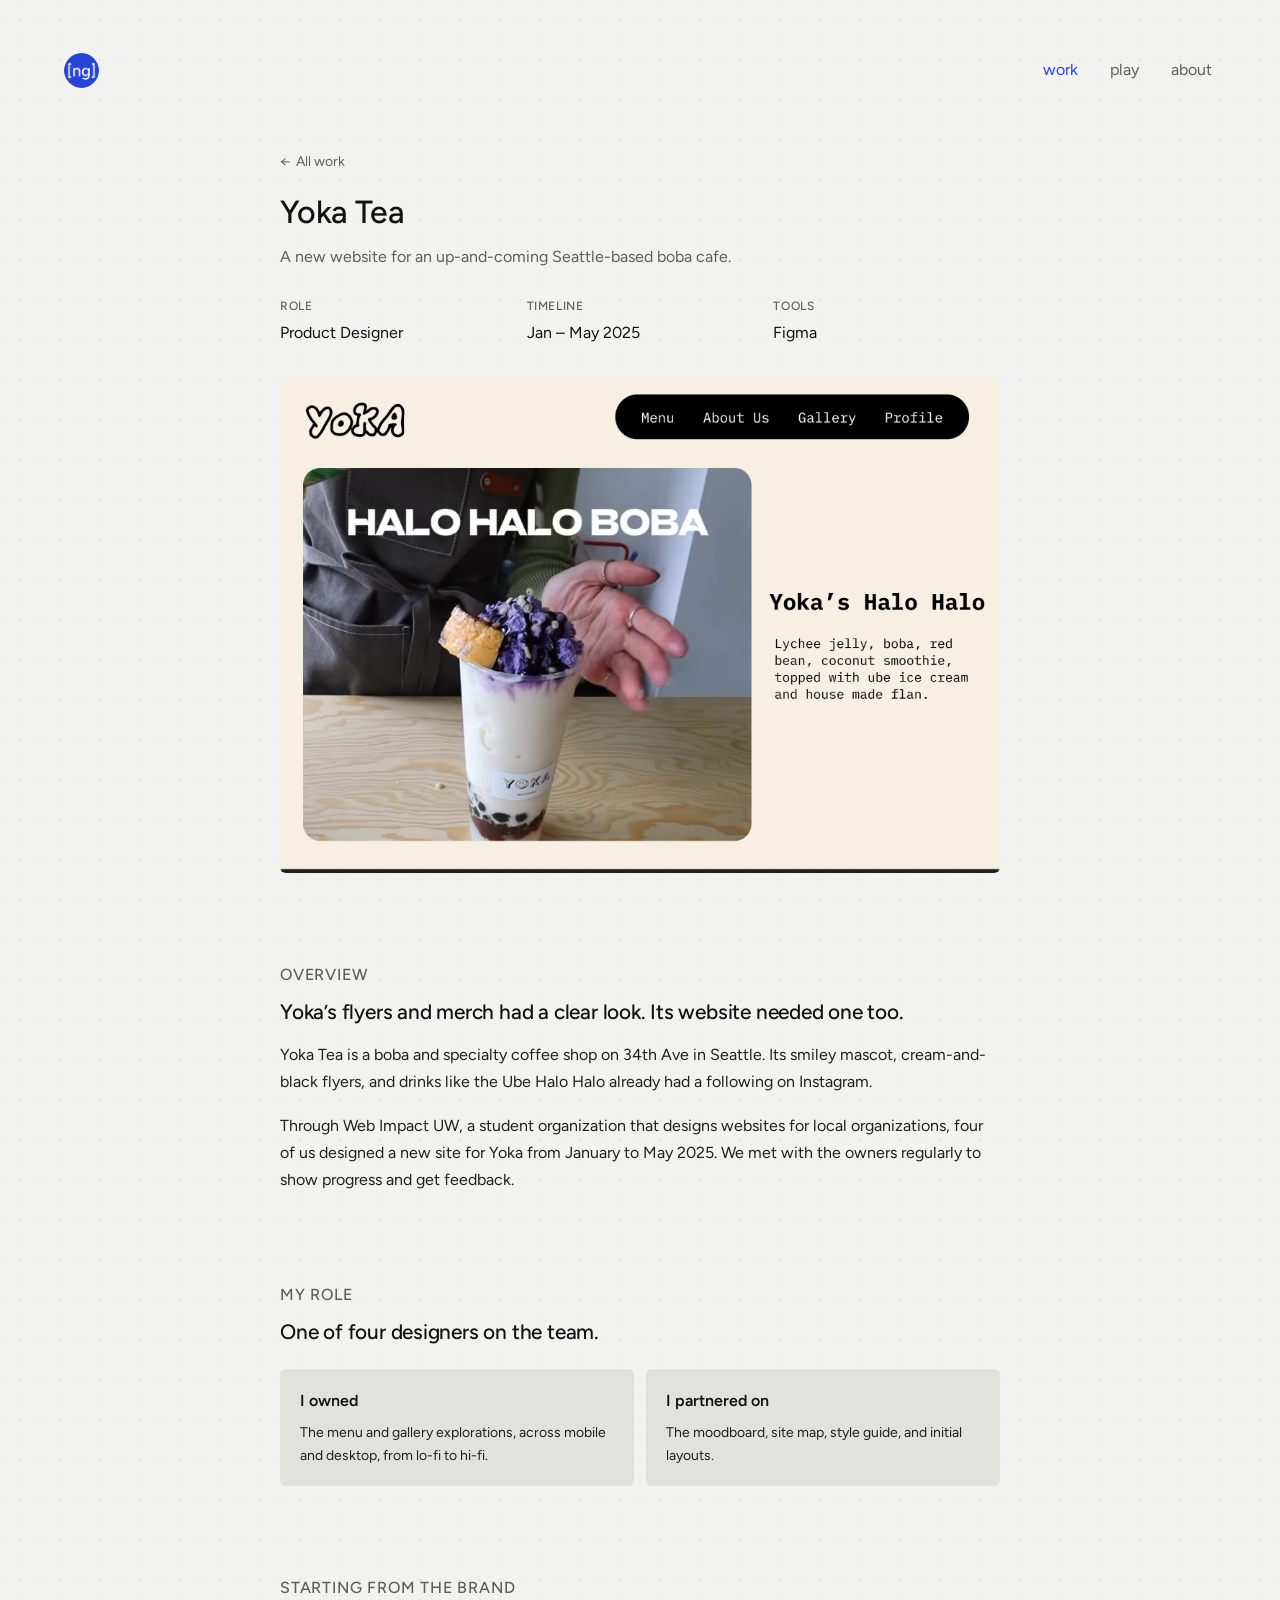
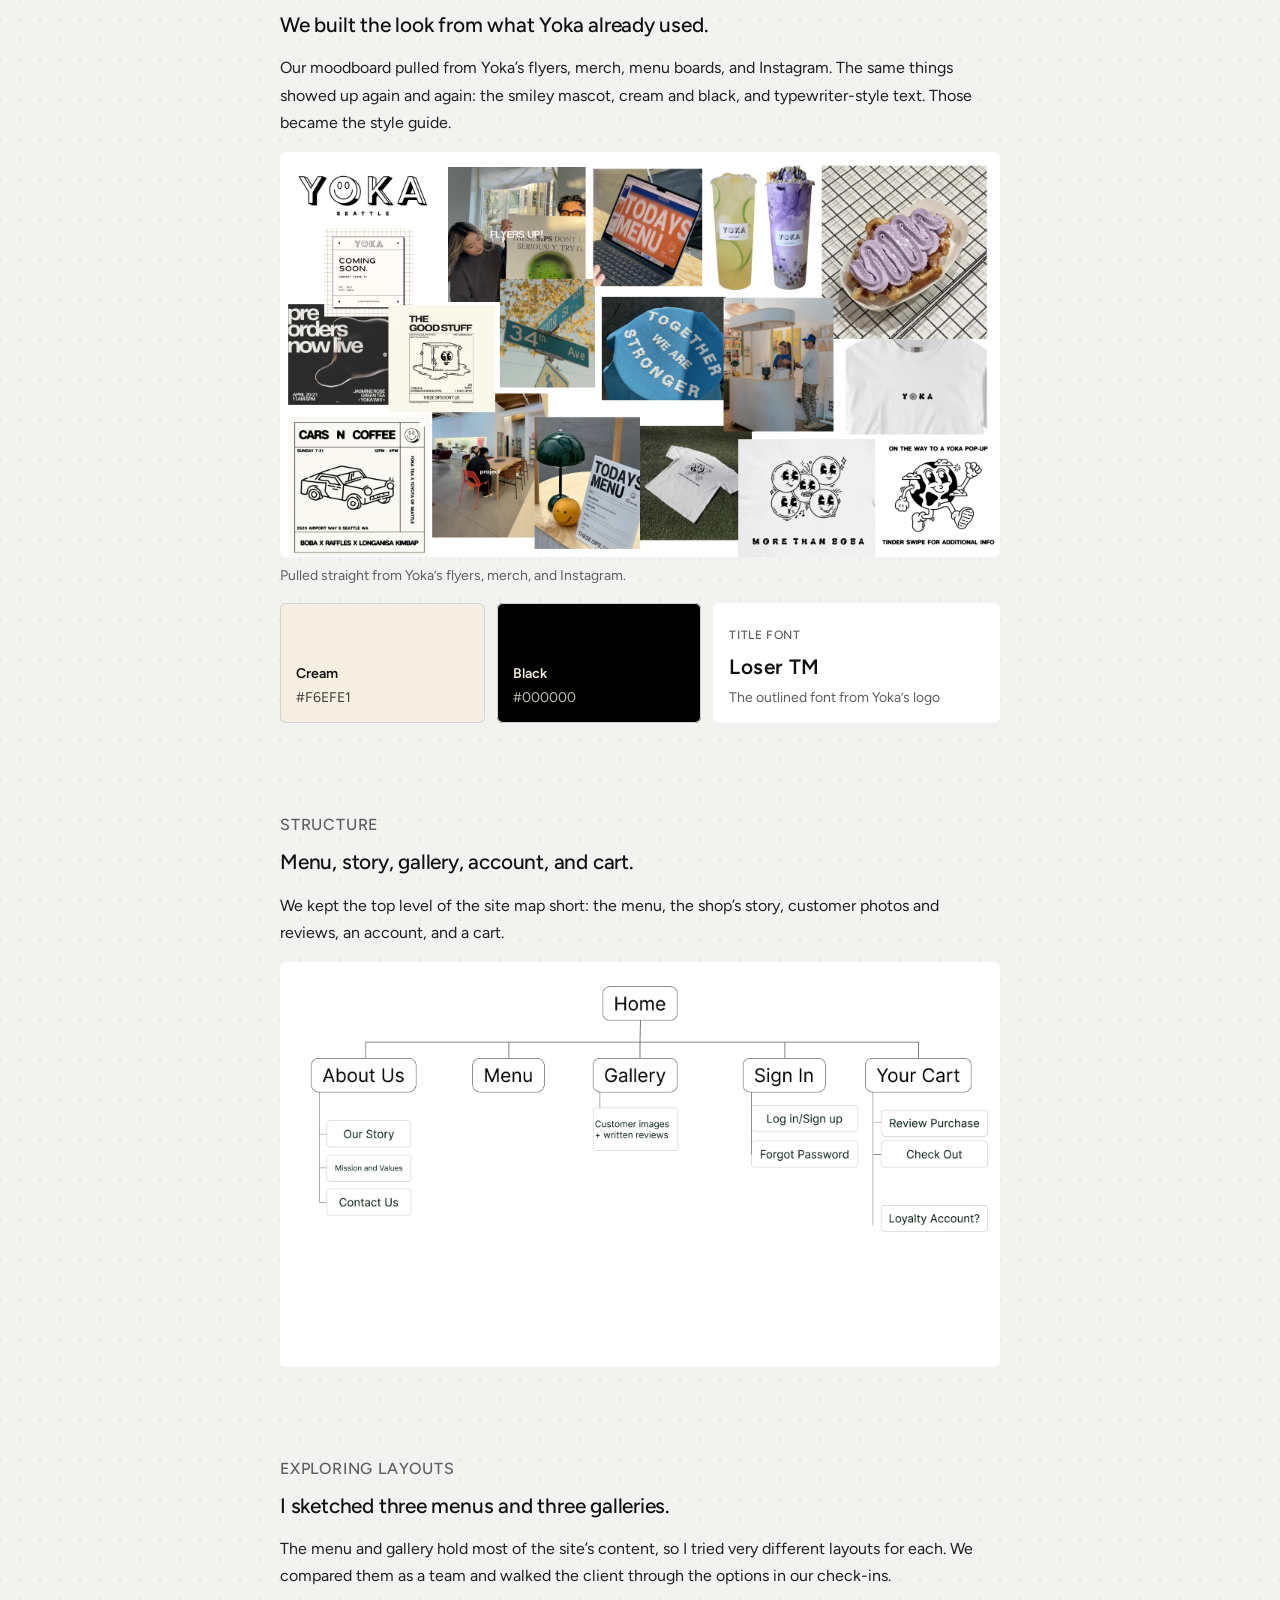
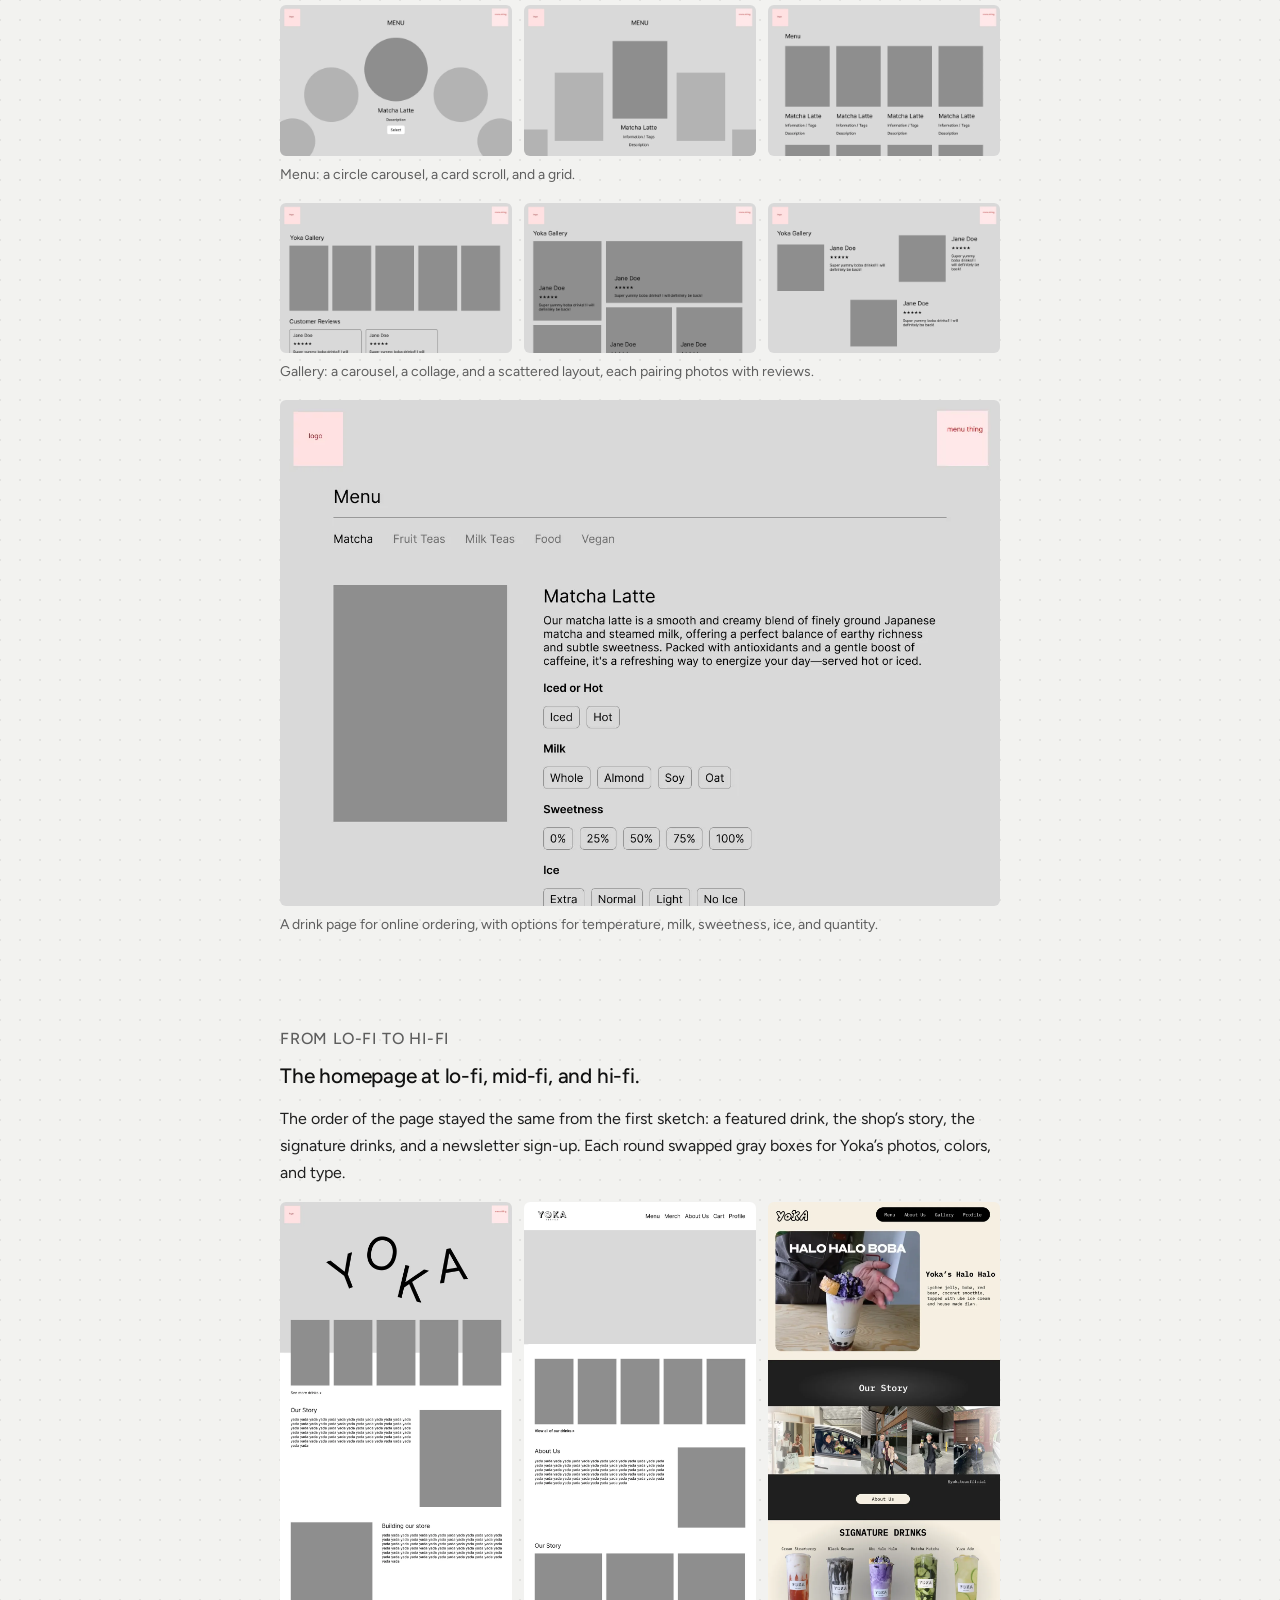
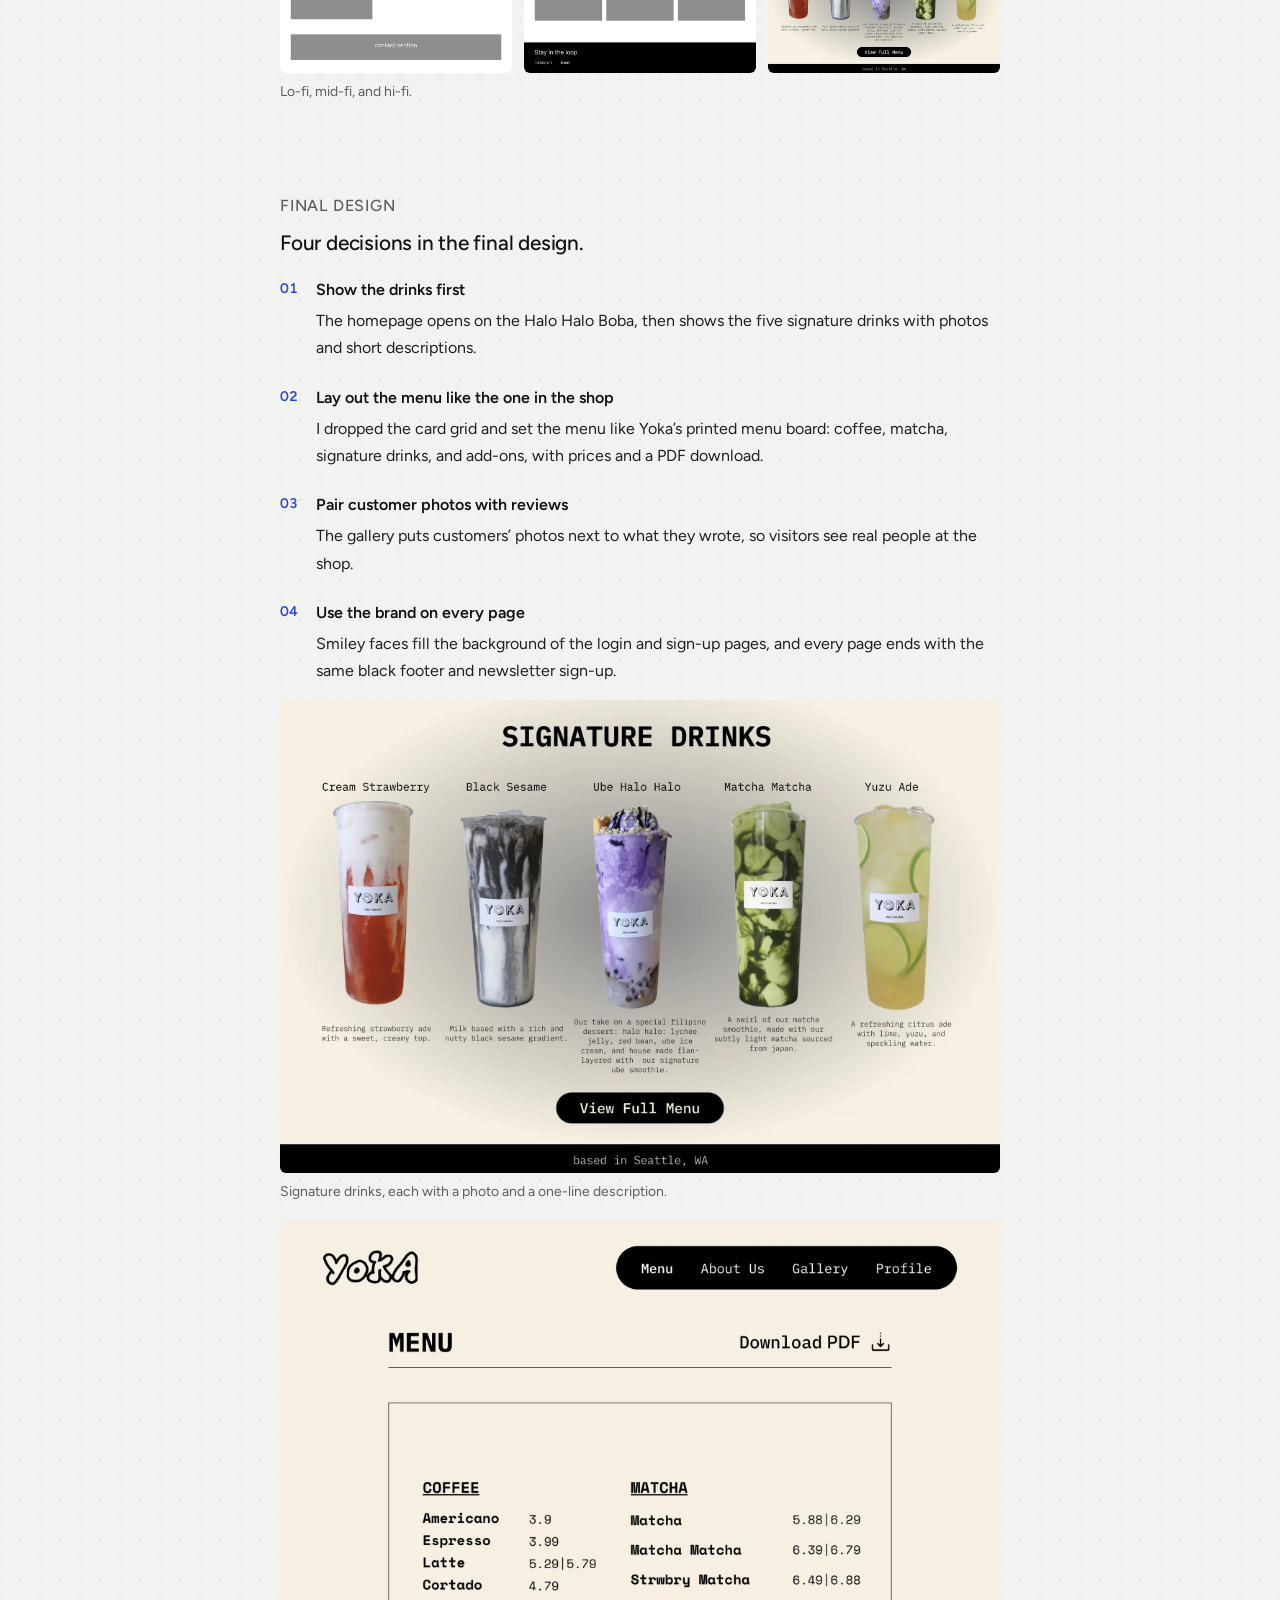
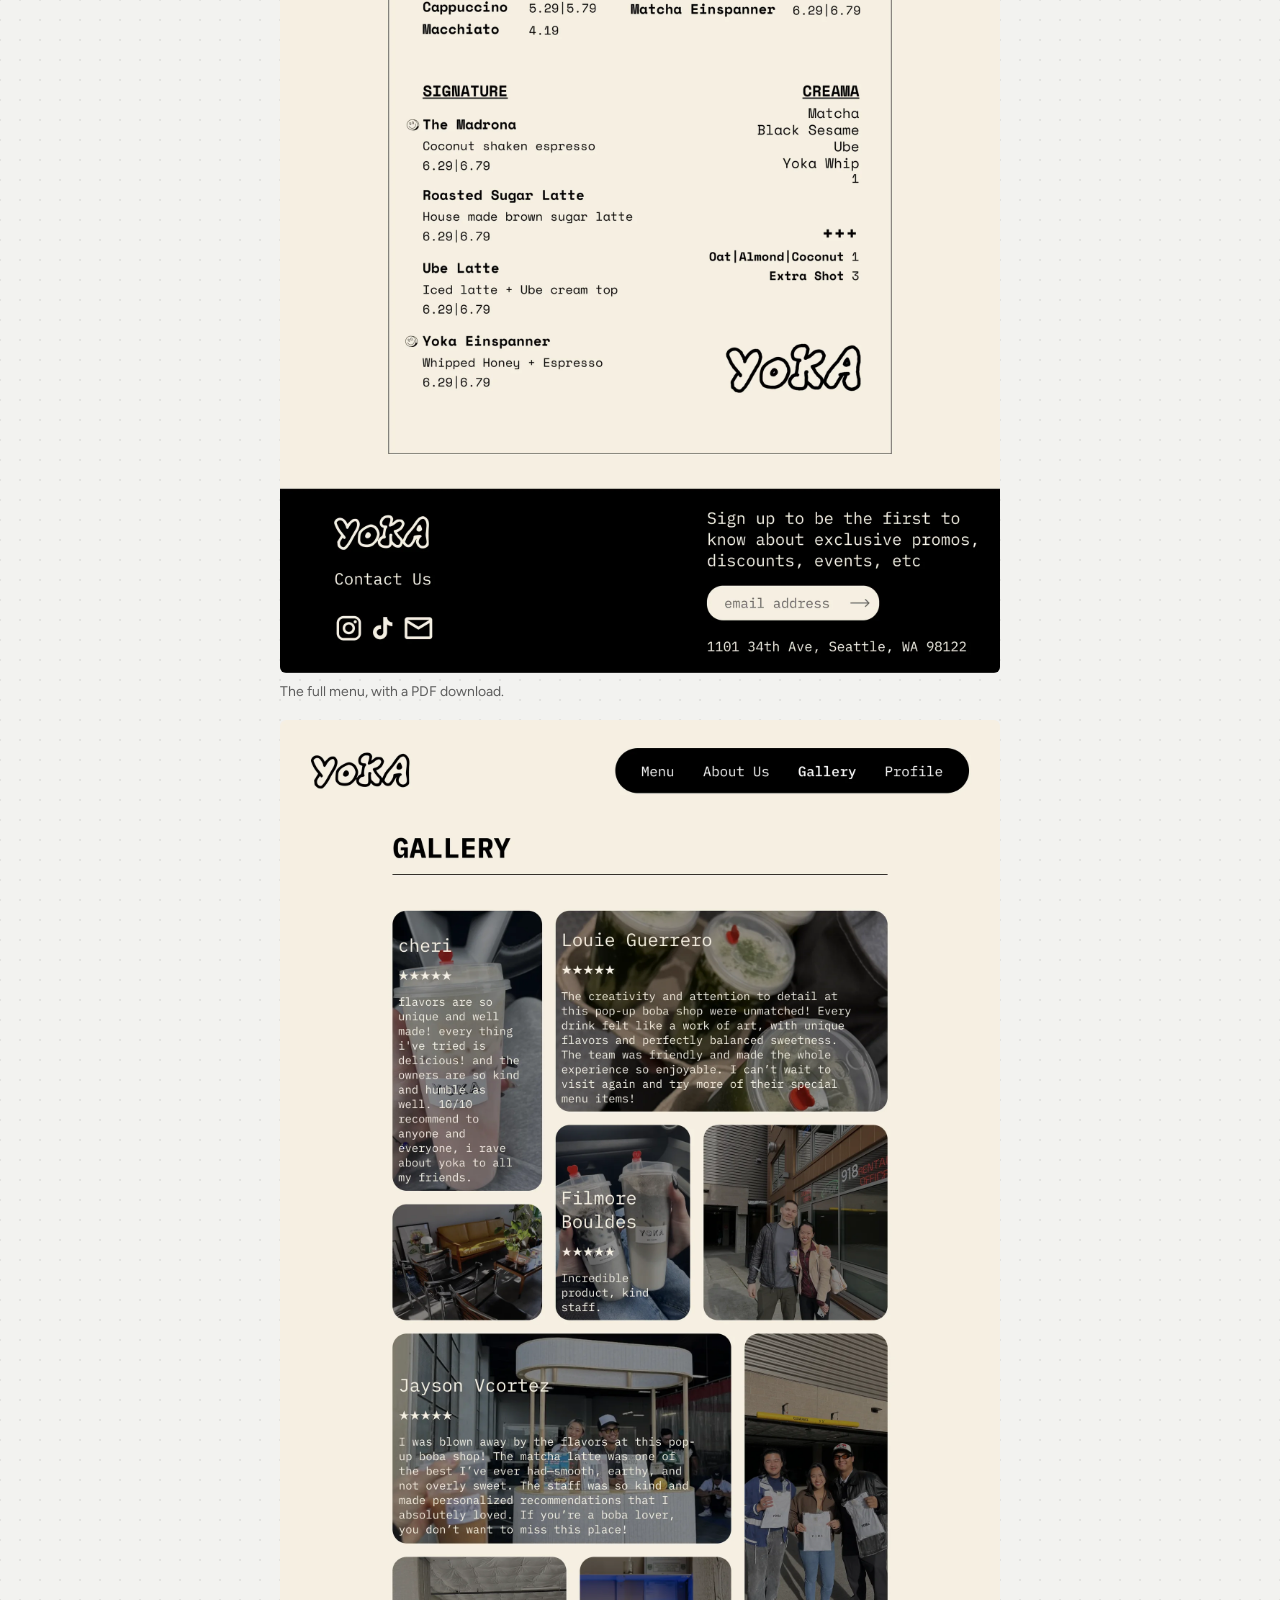
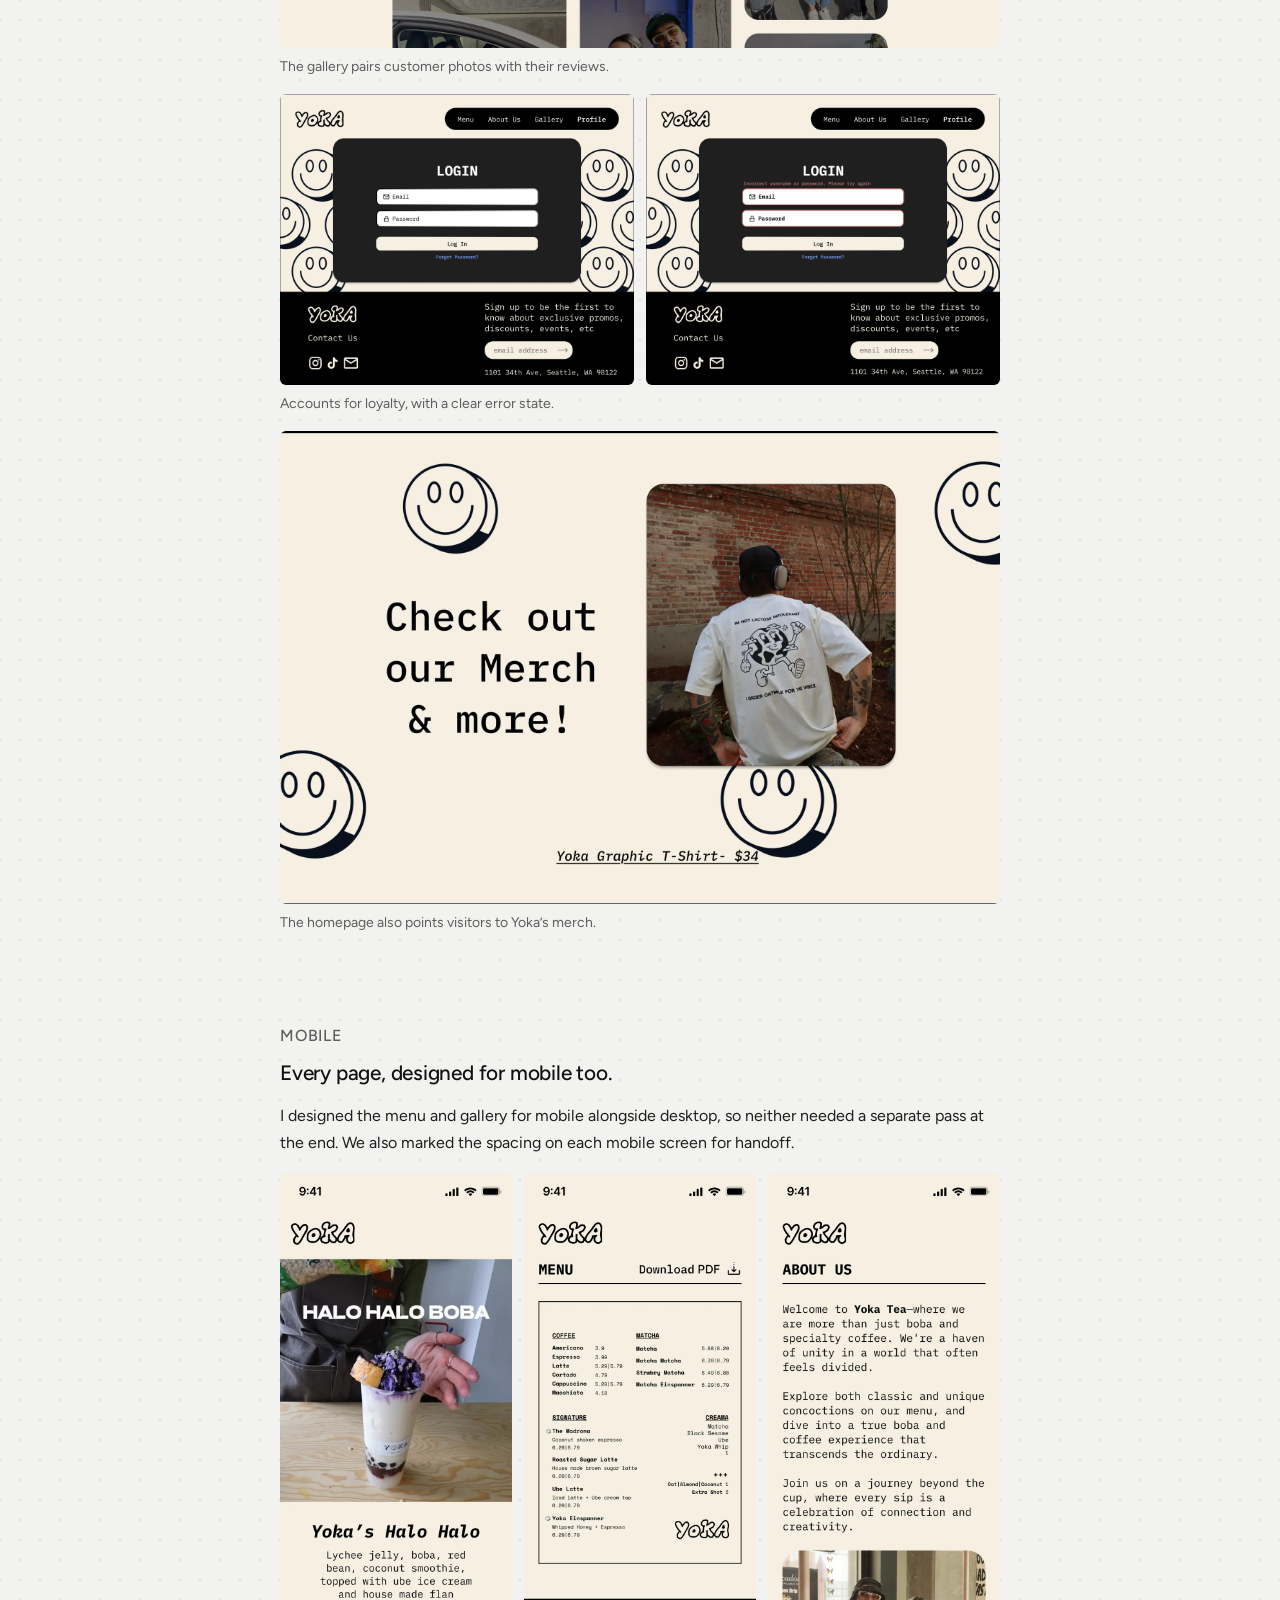
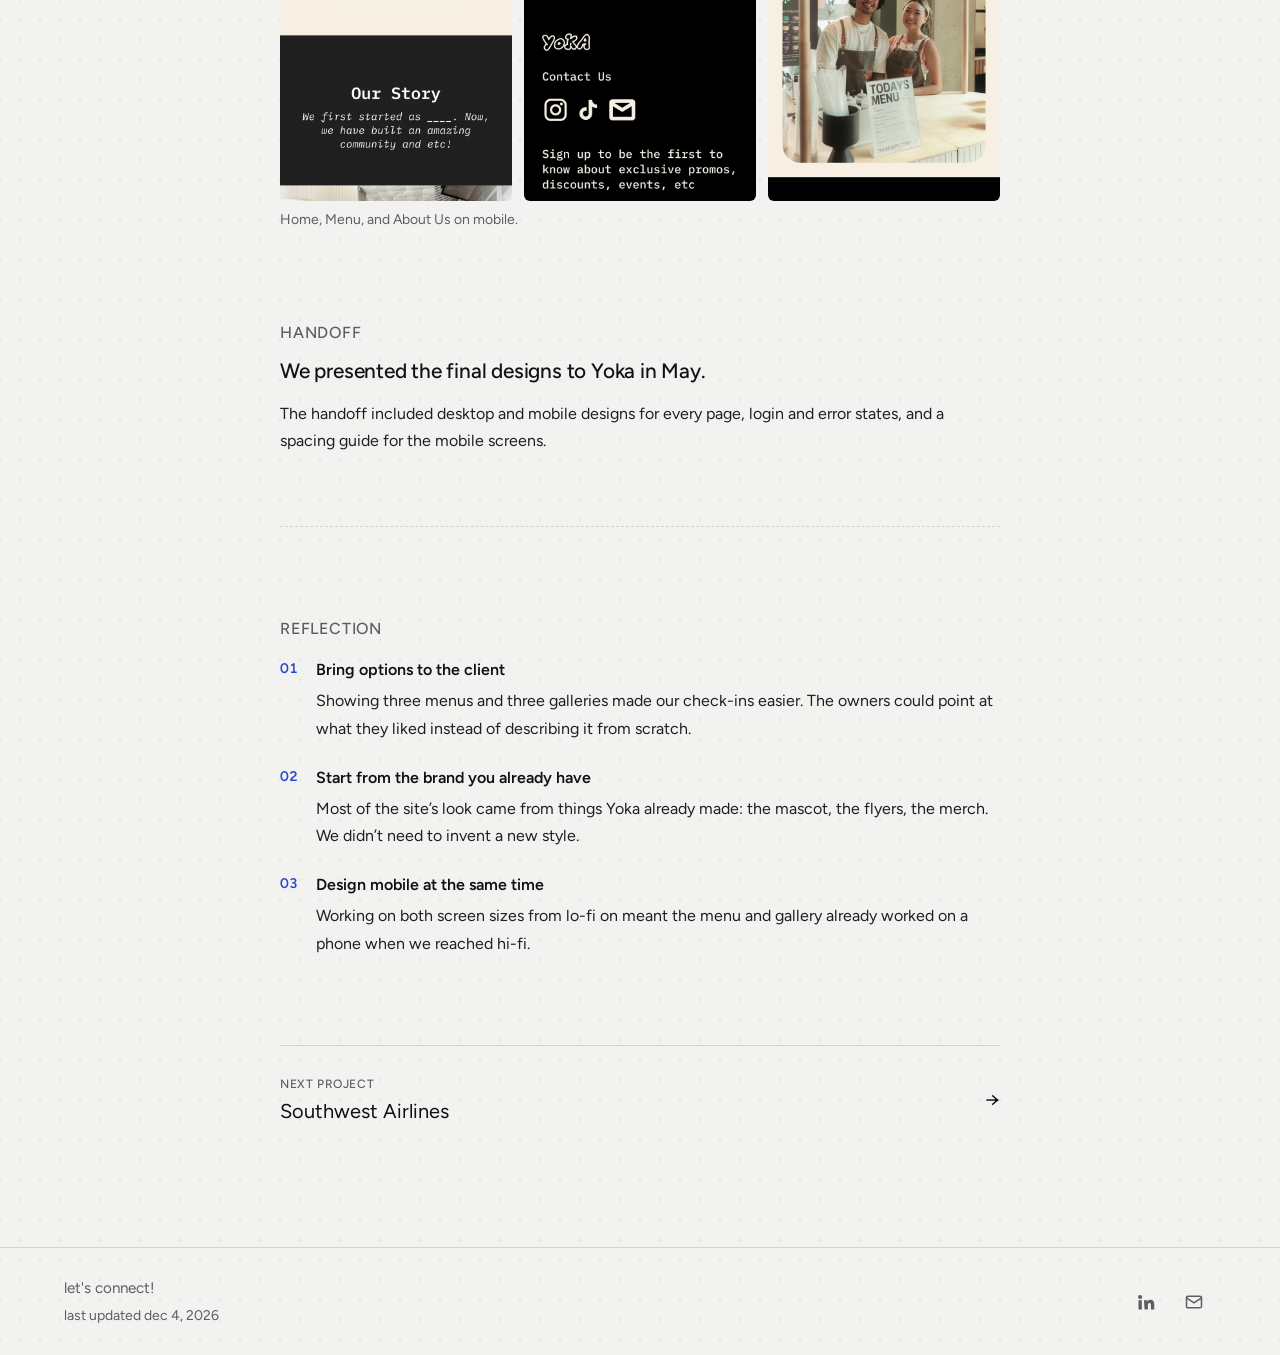
<file: work/project-three.html>
<!doctype html>
<html lang="en">
<head>
  <meta charset="utf-8">
  <meta name="viewport" content="width=device-width, initial-scale=1">
  <title>yoka tea · nithya guduri</title>
  <meta name="description" content="A new website for Yoka Tea, a Seattle boba and coffee shop, designed with Web Impact UW. I owned the menu and gallery, from lo-fi to hi-fi, on desktop and mobile.">
  <meta name="theme-color" content="#ECECEA">
  <link rel="icon" type="image/png" href="../assets/logo.png">
  <link rel="apple-touch-icon" href="../assets/logo.png">
  <link rel="preconnect" href="https://fonts.googleapis.com">
  <link rel="preconnect" href="https://fonts.gstatic.com" crossorigin>
  <link rel="stylesheet" href="https://fonts.googleapis.com/css2?family=Figtree:wght@400;500;600;700&display=swap">
  <link rel="stylesheet" href="../css/styles.css">
  <script src="../js/main.js" defer></script>
</head>
<body>
  <a class="skip-link" href="#main">Skip to content</a>

  <header class="site-header">
    <nav class="nav wrap" aria-label="Primary">
      <a class="wordmark" href="/"><img class="wordmark__logo" src="../assets/logo.png" alt="Nithya Guduri, home" width="40" height="40"></a>
      <ul class="nav__links" role="list">
        <li><a class="nav__link" href="/" aria-current="page">work</a></li>
        <li><a class="nav__link" href="/play">play</a></li>
        <li><a class="nav__link" href="/about">about</a></li>
      </ul>
    </nav>
  </header>

  <main id="main">
    <article class="case">
      <a class="back fade-in" href="/"><span aria-hidden="true">←</span> All work</a>
      <header class="fade-in">
        <h1 class="case-title">Yoka Tea</h1>
        <p class="case-sub">A new website for an up-and-coming Seattle-based boba cafe.</p>
        <dl class="case-meta">
          <div><dt class="label">Role</dt><dd>Product Designer</dd></div>
          <div><dt class="label">Timeline</dt><dd>Jan – May 2025</dd></div>
          <div><dt class="label">Tools</dt><dd>Figma</dd></div>
        </dl>
      </header>

      <button class="case-hero zoom fade-in" style="--d:2; --cover:#F6EFE1; aspect-ratio:2000 / 1375;" type="button" data-zoom data-caption="Yoka Tea homepage" aria-label="Enlarge: Yoka Tea homepage">
        <img src="../assets/yoka/home-hero.webp" alt="Yoka Tea homepage on cream, with the bubbly Yoka logo, a black pill navigation bar, and a large photo of the Halo Halo Boba drink topped with ube ice cream and flan." width="2000" height="1375">
      </button>

      <!-- ============ OVERVIEW ============ -->
      <section class="block" aria-labelledby="p3-overview">
        <p class="label">Overview</p>
        <h2 class="block-title" id="p3-overview">Yoka’s flyers and merch had a clear look. Its website needed one too.</h2>
        <p>Yoka Tea is a boba and specialty coffee shop on 34th Ave in Seattle. Its smiley mascot, cream-and-black flyers, and drinks like the Ube Halo Halo already had a following on Instagram.</p>
        <p>Through Web Impact UW, a student organization that designs websites for local organizations, four of us designed a new site for Yoka from January to May 2025. We met with the owners regularly to show progress and get feedback.</p>
      </section>

      <section class="block" aria-labelledby="p3-role">
        <p class="label">My role</p>
        <h2 class="block-title" id="p3-role">One of four designers on the team.</h2>
        <ul class="boxes" role="list">
          <li><h3>I owned</h3><p>The menu and gallery explorations, across mobile and desktop, from lo-fi to hi-fi.</p></li>
          <li><h3>I partnered on</h3><p>The moodboard, site map, style guide, and initial layouts.</p></li>
        </ul>
      </section>

      <!-- ============ BRAND ============ -->
      <section class="block" aria-labelledby="p3-brand">
        <p class="label">Starting from the brand</p>
        <h3 class="block-title" id="p3-brand">We built the look from what Yoka already used.</h3>
        <p>Our moodboard pulled from Yoka’s flyers, merch, menu boards, and Instagram. The same things showed up again and again: the smiley mascot, cream and black, and typewriter-style text. Those became the style guide.</p>
        <figure>
          <button class="zoom" type="button" data-zoom data-caption="Moodboard from Yoka’s flyers, merch and Instagram" aria-label="Enlarge: moodboard">
            <img src="../assets/yoka/moodboard.webp" alt="Moodboard collage: the Yoka logo with smiley-face O, black and cream event flyers, menu boards, drinks, tees printed with the smiley mascot, and photos of the shop." width="1920" height="1080" loading="lazy">
          </button>
          <figcaption>Pulled straight from Yoka’s flyers, merch, and Instagram.</figcaption>
        </figure>
        <div class="style-tile" role="group" aria-label="Style guide">
          <div class="style-tile__swatch" style="--sw:#F6EFE1"><span>Cream</span><code>#F6EFE1</code></div>
          <div class="style-tile__swatch style-tile__swatch--dark" style="--sw:#000000"><span>Black</span><code>#000000</code></div>
          <div class="style-tile__type"><span class="label">Title font</span><strong>Loser TM</strong><span class="style-tile__note">The outlined font from Yoka’s logo</span></div>
        </div>
      </section>

      <!-- ============ STRUCTURE ============ -->
      <section class="block" aria-labelledby="p3-structure">
        <p class="label">Structure</p>
        <h3 class="block-title" id="p3-structure">Menu, story, gallery, account, and cart.</h3>
        <p>We kept the top level of the site map short: the menu, the shop’s story, customer photos and reviews, an account, and a cart.</p>
        <figure>
          <button class="zoom" type="button" data-zoom data-caption="Site map" aria-label="Enlarge: site map">
            <img src="../assets/yoka/sitemap.webp" alt="Site map: Home branches to About Us (Our Story, Mission and Values, Contact Us), Menu, Gallery (customer images and written reviews), Sign In (log in or sign up, forgot password) and Your Cart (review purchase, check out, loyalty account)." width="1920" height="1080" loading="lazy">
          </button>
        </figure>
      </section>

      <!-- ============ LO-FI ============ -->
      <section class="block" aria-labelledby="p3-lofi">
        <p class="label">Exploring layouts</p>
        <h3 class="block-title" id="p3-lofi">I sketched three menus and three galleries.</h3>
        <p>The menu and gallery hold most of the site’s content, so I tried very different layouts for each. We compared them as a team and walked the client through the options in our check-ins.</p>
        <figure>
          <div class="trio trio--stack">
            <button class="zoom" type="button" data-zoom data-caption="Menu: circle carousel" aria-label="Enlarge: menu as a circle carousel"><img src="../assets/yoka/lofi-menu-circle.webp" alt="Lo-fi menu with drinks on a curved circular carousel and a Select button." width="1280" height="832" loading="lazy"></button>
            <button class="zoom" type="button" data-zoom data-caption="Menu: card scroll" aria-label="Enlarge: menu as a card scroll"><img src="../assets/yoka/lofi-menu-cards.webp" alt="Lo-fi menu with one large drink card in focus between smaller cards." width="1280" height="832" loading="lazy"></button>
            <button class="zoom" type="button" data-zoom data-caption="Menu: grid" aria-label="Enlarge: menu as a grid"><img src="../assets/yoka/lofi-menu-grid.webp" alt="Lo-fi menu as a four-column grid of drinks with names, tags and descriptions." width="1280" height="832" loading="lazy"></button>
          </div>
          <figcaption>Menu: a circle carousel, a card scroll, and a grid.</figcaption>
        </figure>
        <figure>
          <div class="trio trio--stack">
            <button class="zoom" type="button" data-zoom data-caption="Gallery: carousel with reviews" aria-label="Enlarge: gallery carousel"><img src="../assets/yoka/lofi-gallery-carousel.webp" alt="Lo-fi gallery with a row of photos above customer review cards." width="1280" height="832" loading="lazy"></button>
            <button class="zoom" type="button" data-zoom data-caption="Gallery: collage" aria-label="Enlarge: gallery collage"><img src="../assets/yoka/lofi-gallery-collage.webp" alt="Lo-fi gallery as a collage of photo tiles with reviews written on top." width="1280" height="832" loading="lazy"></button>
            <button class="zoom" type="button" data-zoom data-caption="Gallery: scattered" aria-label="Enlarge: scattered gallery"><img src="../assets/yoka/lofi-gallery-scatter.webp" alt="Lo-fi gallery with photos and reviews scattered across the page." width="1280" height="832" loading="lazy"></button>
          </div>
          <figcaption>Gallery: a carousel, a collage, and a scattered layout, each pairing photos with reviews.</figcaption>
        </figure>
        <figure>
          <button class="zoom" type="button" data-zoom data-caption="Ordering: customizing a drink" aria-label="Enlarge: drink customization"><img src="../assets/yoka/lofi-drink.webp" alt="Lo-fi drink detail for a Matcha Latte with options for iced or hot, milk, sweetness from 0 to 100 percent, ice level, quantity, and Add to Cart." width="1280" height="900" loading="lazy"></button>
          <figcaption>A drink page for online ordering, with options for temperature, milk, sweetness, ice, and quantity.</figcaption>
        </figure>
      </section>

      <!-- ============ FIDELITY ============ -->
      <section class="block" aria-labelledby="p3-fidelity">
        <p class="label">From lo-fi to hi-fi</p>
        <h3 class="block-title" id="p3-fidelity">The homepage at lo-fi, mid-fi, and hi-fi.</h3>
        <p>The order of the page stayed the same from the first sketch: a featured drink, the shop’s story, the signature drinks, and a newsletter sign-up. Each round swapped gray boxes for Yoka’s photos, colors, and type.</p>
        <figure>
          <div class="trio">
            <button class="zoom" type="button" data-zoom data-caption="Lo-fi homepage" aria-label="Enlarge: lo-fi homepage"><img src="../assets/yoka/evo-lofi.webp" alt="Lo-fi homepage in gray boxes with a curved YOKA wordmark, a row of drinks, and Our Story text." width="900" height="1828" loading="lazy"></button>
            <button class="zoom" type="button" data-zoom data-caption="Mid-fi homepage" aria-label="Enlarge: mid-fi homepage"><img src="../assets/yoka/evo-midfi.webp" alt="Mid-fi homepage with the Yoka logo, a top navigation bar, drink placeholders, About Us and Our Story sections, and a black footer." width="900" height="1828" loading="lazy"></button>
            <button class="zoom" type="button" data-zoom data-caption="Hi-fi homepage" aria-label="Enlarge: hi-fi homepage"><img src="../assets/yoka/evo-hifi.webp" alt="Hi-fi homepage on cream with the Halo Halo Boba hero, an Our Story photo strip on black, and Signature Drinks with real drink photos." width="900" height="1828" loading="lazy"></button>
          </div>
          <figcaption>Lo-fi, mid-fi, and hi-fi.</figcaption>
        </figure>
      </section>

      <!-- ============ HI-FI ============ -->
      <section class="block" aria-labelledby="p3-final">
        <p class="label">Final design</p>
        <h3 class="block-title" id="p3-final">Four decisions in the final design.</h3>
        <ol class="numbered" role="list">
          <li><span class="num">01</span><h4>Show the drinks first</h4><p>The homepage opens on the Halo Halo Boba, then shows the five signature drinks with photos and short descriptions.</p></li>
          <li><span class="num">02</span><h4>Lay out the menu like the one in the shop</h4><p>I dropped the card grid and set the menu like Yoka’s printed menu board: coffee, matcha, signature drinks, and add-ons, with prices and a PDF download.</p></li>
          <li><span class="num">03</span><h4>Pair customer photos with reviews</h4><p>The gallery puts customers’ photos next to what they wrote, so visitors see real people at the shop.</p></li>
          <li><span class="num">04</span><h4>Use the brand on every page</h4><p>Smiley faces fill the background of the login and sign-up pages, and every page ends with the same black footer and newsletter sign-up.</p></li>
        </ol>
        <figure>
          <button class="zoom" type="button" data-zoom data-caption="Homepage: Signature Drinks" aria-label="Enlarge: signature drinks"><img src="../assets/yoka/home-drinks.webp" alt="Signature Drinks section: Cream Strawberry, Black Sesame, Ube Halo Halo, Matcha Matcha and Yuzu Ade, each with a photo and short description, above a View Full Menu button." width="2000" height="1312" loading="lazy"></button>
          <figcaption>Signature drinks, each with a photo and a one-line description.</figcaption>
        </figure>
        <figure>
          <button class="zoom" type="button" data-zoom data-caption="Menu page" aria-label="Enlarge: menu page"><img src="../assets/yoka/menu.webp" alt="Menu page with a printed-style menu listing Coffee, Matcha, Signature drinks such as The Madrona and Ube Latte, and Creama toppings with prices, plus a Download PDF link." width="2000" height="2928" loading="lazy"></button>
          <figcaption>The full menu, with a PDF download.</figcaption>
        </figure>
        <figure>
          <button class="zoom" type="button" data-zoom data-caption="Gallery: customer photos and reviews" aria-label="Enlarge: gallery page"><img src="../assets/yoka/gallery.webp" alt="Gallery page with a collage of customer photos, some overlaid with five-star reviews and reviewer names." width="2000" height="2578" loading="lazy"></button>
          <figcaption>The gallery pairs customer photos with their reviews.</figcaption>
        </figure>
        <figure>
          <div class="pair">
            <button class="zoom" type="button" data-zoom data-caption="Login" aria-label="Enlarge: login page"><img src="../assets/yoka/login.webp" alt="Login page: a black card with email and password fields and a Log In button, on a cream background of smiley faces." width="2000" height="1644" loading="lazy"></button>
            <button class="zoom" type="button" data-zoom data-caption="Login error" aria-label="Enlarge: login error"><img src="../assets/yoka/login-error.webp" alt="Login page in its error state, with both fields outlined in red and a message saying the username or password is incorrect." width="2000" height="1644" loading="lazy"></button>
          </div>
          <figcaption>Accounts for loyalty, with a clear error state.</figcaption>
        </figure>
        <figure>
          <button class="zoom" type="button" data-zoom data-caption="Homepage: merch" aria-label="Enlarge: merch section"><img src="../assets/yoka/home-merch.webp" alt="Homepage merch section reading Check out our Merch and more, with smiley faces around a photo of the Yoka graphic T-shirt." width="2000" height="1312" loading="lazy"></button>
          <figcaption>The homepage also points visitors to Yoka’s merch.</figcaption>
        </figure>
      </section>

      <!-- ============ MOBILE ============ -->
      <section class="block" aria-labelledby="p3-mobile">
        <p class="label">Mobile</p>
        <h3 class="block-title" id="p3-mobile">Every page, designed for mobile too.</h3>
        <p>I designed the menu and gallery for mobile alongside desktop, so neither needed a separate pass at the end. We also marked the spacing on each mobile screen for handoff.</p>
        <figure>
          <div class="trio">
            <button class="zoom" type="button" data-zoom data-caption="Mobile homepage" aria-label="Enlarge: mobile homepage"><img src="../assets/yoka/m-home.webp" alt="Mobile homepage with the Halo Halo Boba hero, Our Story and Signature Drinks." width="720" height="1950" loading="lazy"></button>
            <button class="zoom" type="button" data-zoom data-caption="Mobile menu" aria-label="Enlarge: mobile menu"><img src="../assets/yoka/m-menu.webp" alt="Mobile menu page with the printed-style menu and a Download PDF link." width="720" height="1950" loading="lazy"></button>
            <button class="zoom" type="button" data-zoom data-caption="Mobile About Us" aria-label="Enlarge: mobile About Us"><img src="../assets/yoka/m-about.webp" alt="Mobile About Us page with the shop’s story and a photo of the owners behind the counter." width="720" height="1950" loading="lazy"></button>
          </div>
          <figcaption>Home, Menu, and About Us on mobile.</figcaption>
        </figure>
      </section>

      <!-- ============ OUTCOME ============ -->
      <section class="block" aria-labelledby="p3-outcome">
        <p class="label">Handoff</p>
        <h3 class="block-title" id="p3-outcome">We presented the final designs to Yoka in May.</h3>
        <p>The handoff included desktop and mobile designs for every page, login and error states, and a spacing guide for the mobile screens.</p>
      </section>

      <hr class="rule">

      <section class="block" aria-labelledby="p3-reflect">
        <p class="label">Reflection</p>
        <h3 class="sr-only" id="p3-reflect">Reflection</h3>
        <ol class="numbered" role="list">
          <li><span class="num">01</span><h4>Bring options to the client</h4><p>Showing three menus and three galleries made our check-ins easier. The owners could point at what they liked instead of describing it from scratch.</p></li>
          <li><span class="num">02</span><h4>Start from the brand you already have</h4><p>Most of the site’s look came from things Yoka already made: the mascot, the flyers, the merch. We didn’t need to invent a new style.</p></li>
          <li><span class="num">03</span><h4>Design mobile at the same time</h4><p>Working on both screen sizes from lo-fi on meant the menu and gallery already worked on a phone when we reached hi-fi.</p></li>
        </ol>
      </section>

      <a class="next" href="/work/project-one">
        <span><span class="label">Next project</span><br><span class="next__title">Southwest Airlines</span></span>
        <span class="next__arrow" aria-hidden="true">→</span>
      </a>
    </article>
  </main>

  <footer class="site-footer">
    <div class="wrap footer__row">
      <div>
        <p class="footer__hello">let's connect!</p>
        <p class="footer__updated">last updated <span data-updated>nov 2026</span></p>
      </div>
      <ul class="socials" role="list">
        <li><a href="https://www.linkedin.com/in/nithyaguduri/" target="_blank" rel="noopener noreferrer" aria-label="LinkedIn"><svg viewBox="0 0 24 24" fill="currentColor" aria-hidden="true" focusable="false"><path d="M4.98 3.5a2.5 2.5 0 1 1 0 5 2.5 2.5 0 0 1 0-5zM3 9.75h4V21H3zM9.5 9.75h3.8v1.6h.05c.53-1 1.83-2.05 3.77-2.05 4.03 0 4.78 2.65 4.78 6.1V21h-4v-5c0-1.2-.02-2.75-1.68-2.75-1.68 0-1.94 1.31-1.94 2.66V21h-4z"/></svg></a></li>
        <li><a href="mailto:nithyaguduri@gmail.com" target="_blank" rel="noopener noreferrer" aria-label="Email nithyaguduri@gmail.com"><svg viewBox="0 0 24 24" fill="none" stroke="currentColor" stroke-width="1.8" stroke-linecap="round" stroke-linejoin="round" aria-hidden="true" focusable="false"><rect x="3" y="5" width="18" height="14" rx="2"/><path d="m3 7 9 6 9-6"/></svg></a></li>
      </ul>
    </div>
  </footer>
</body>
</html>
</file>
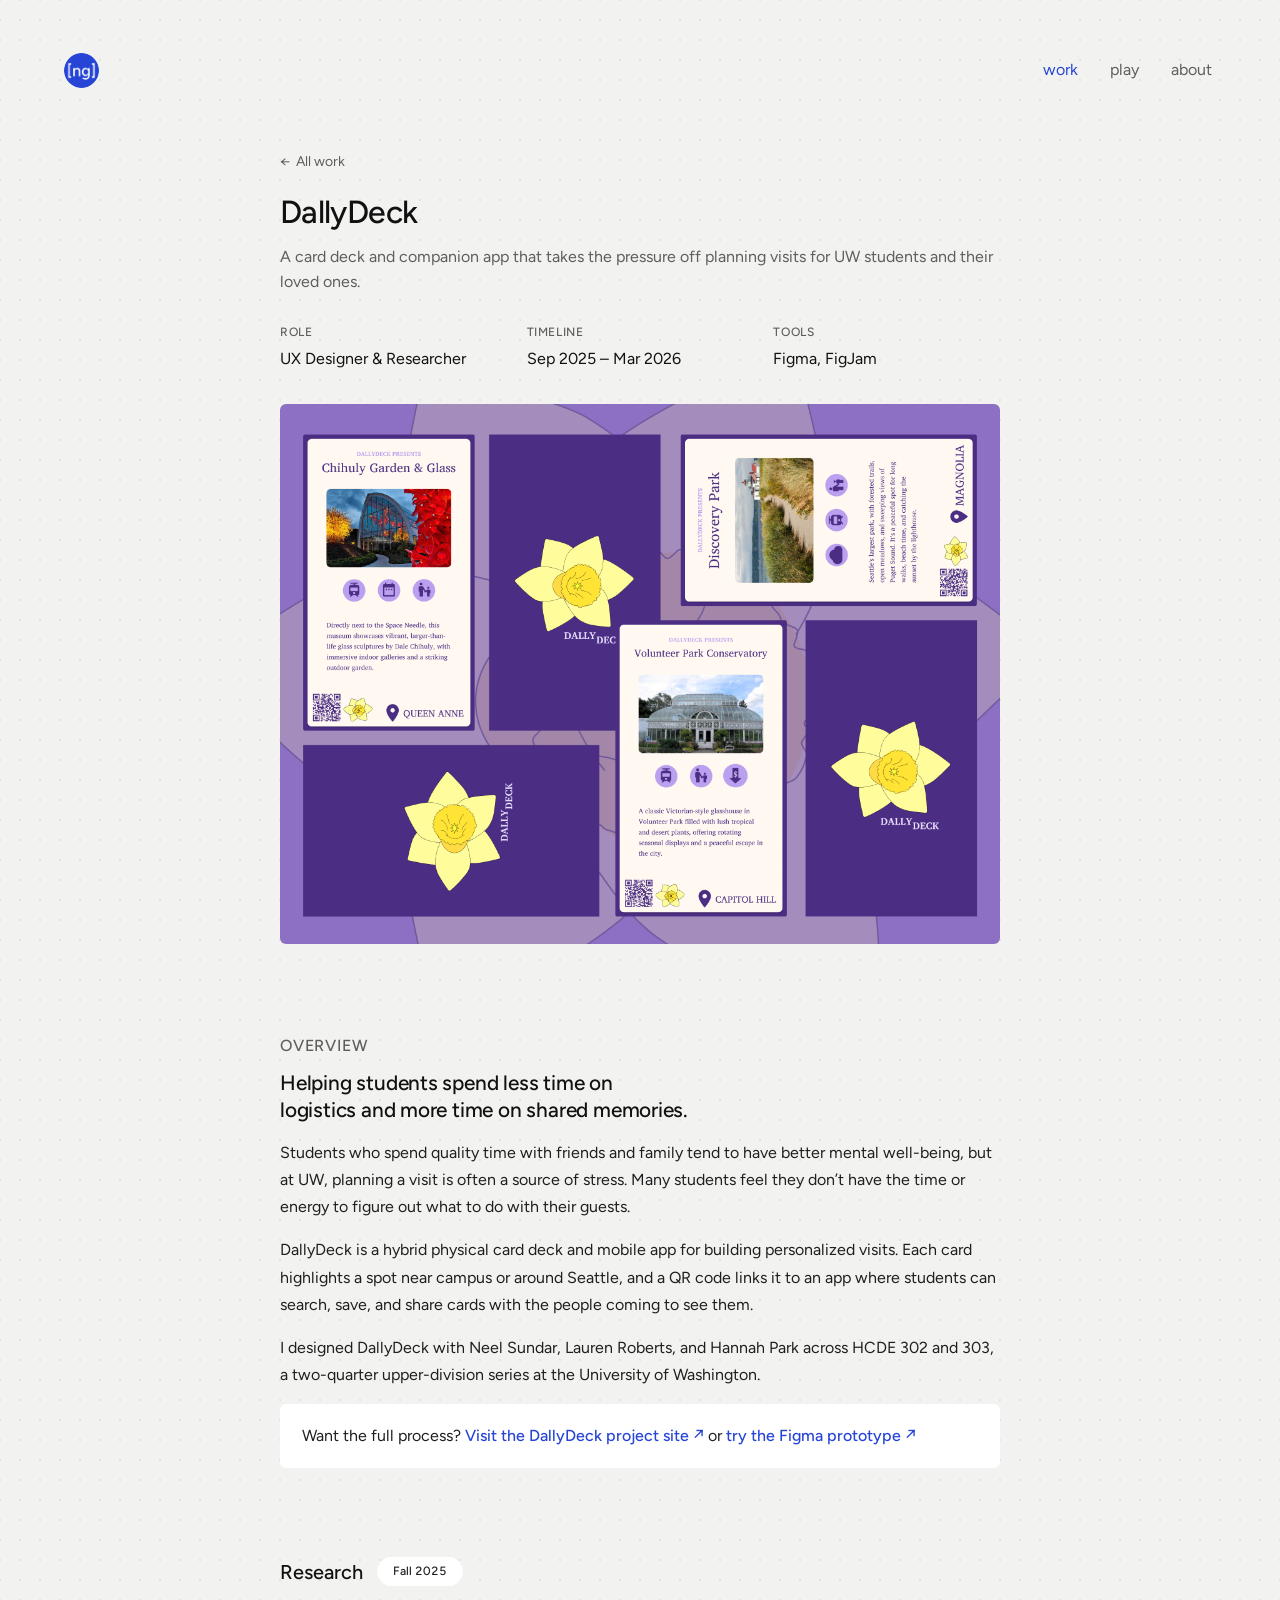
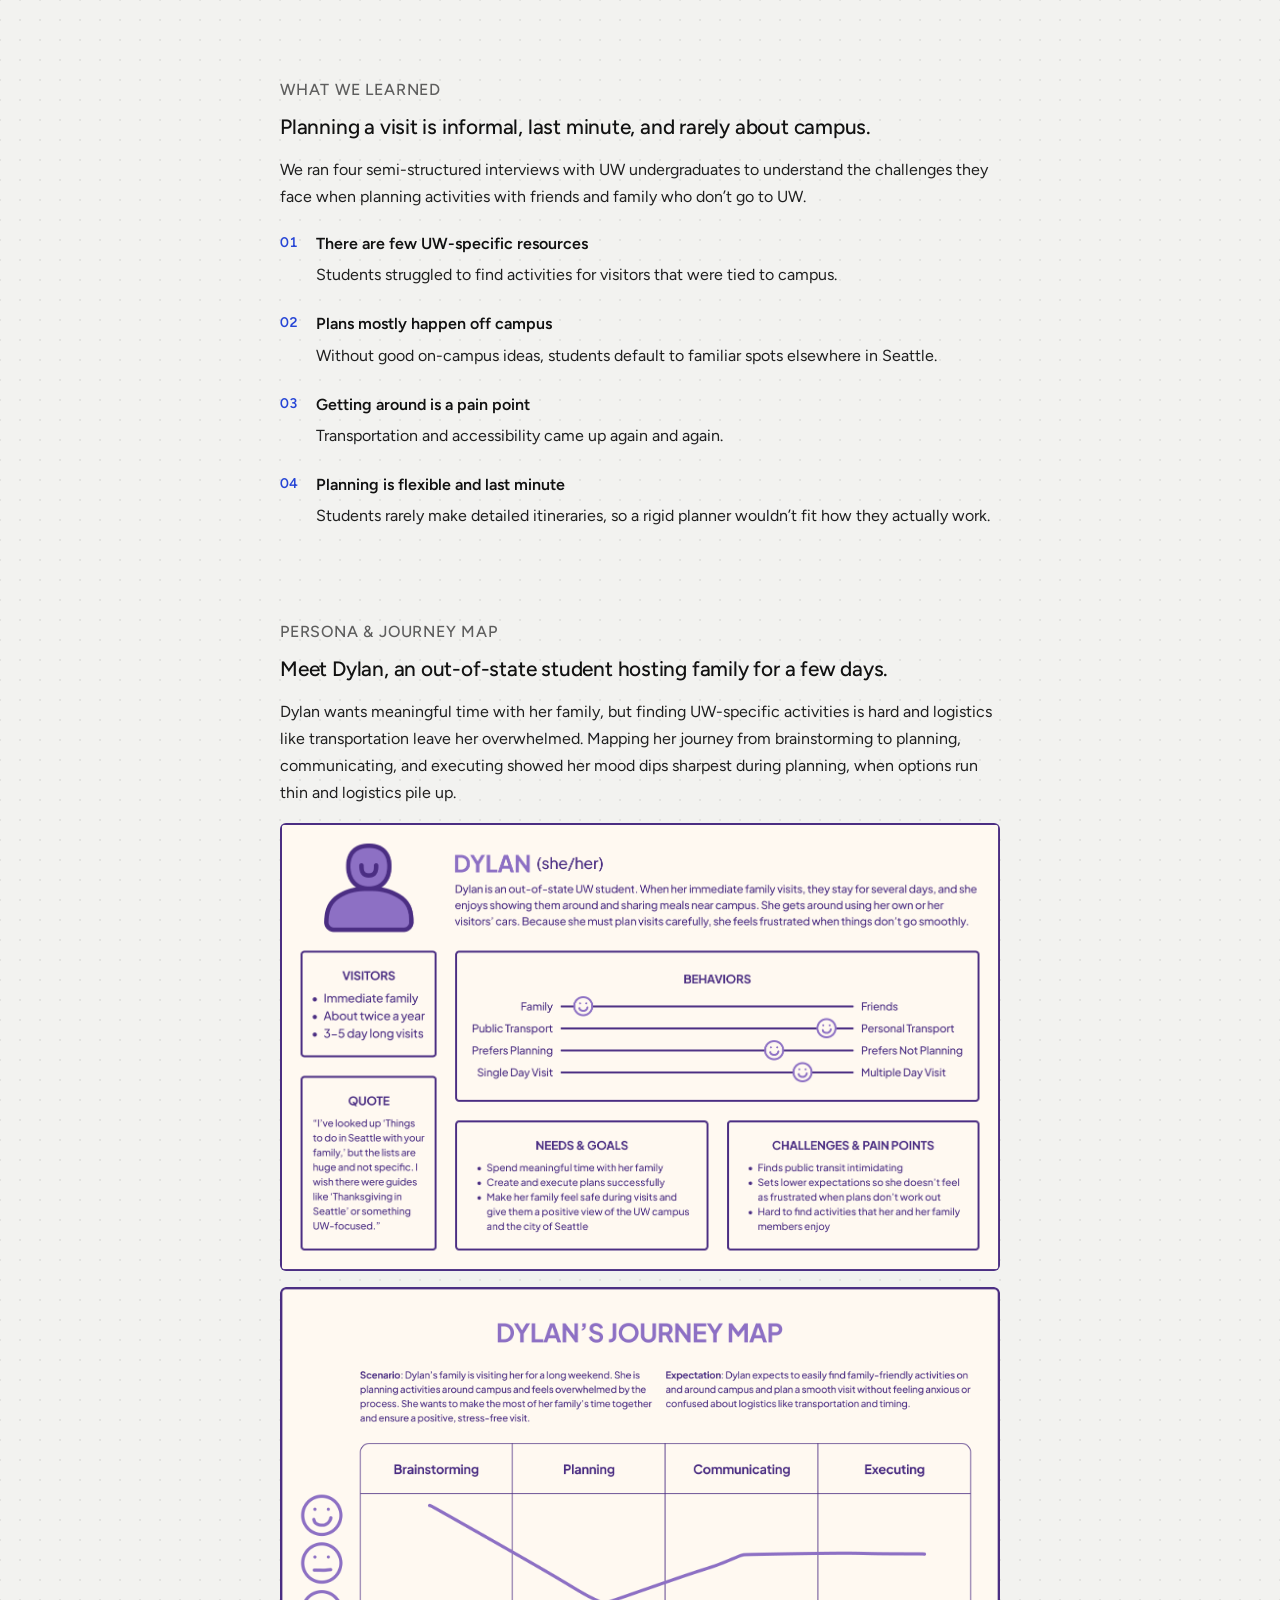
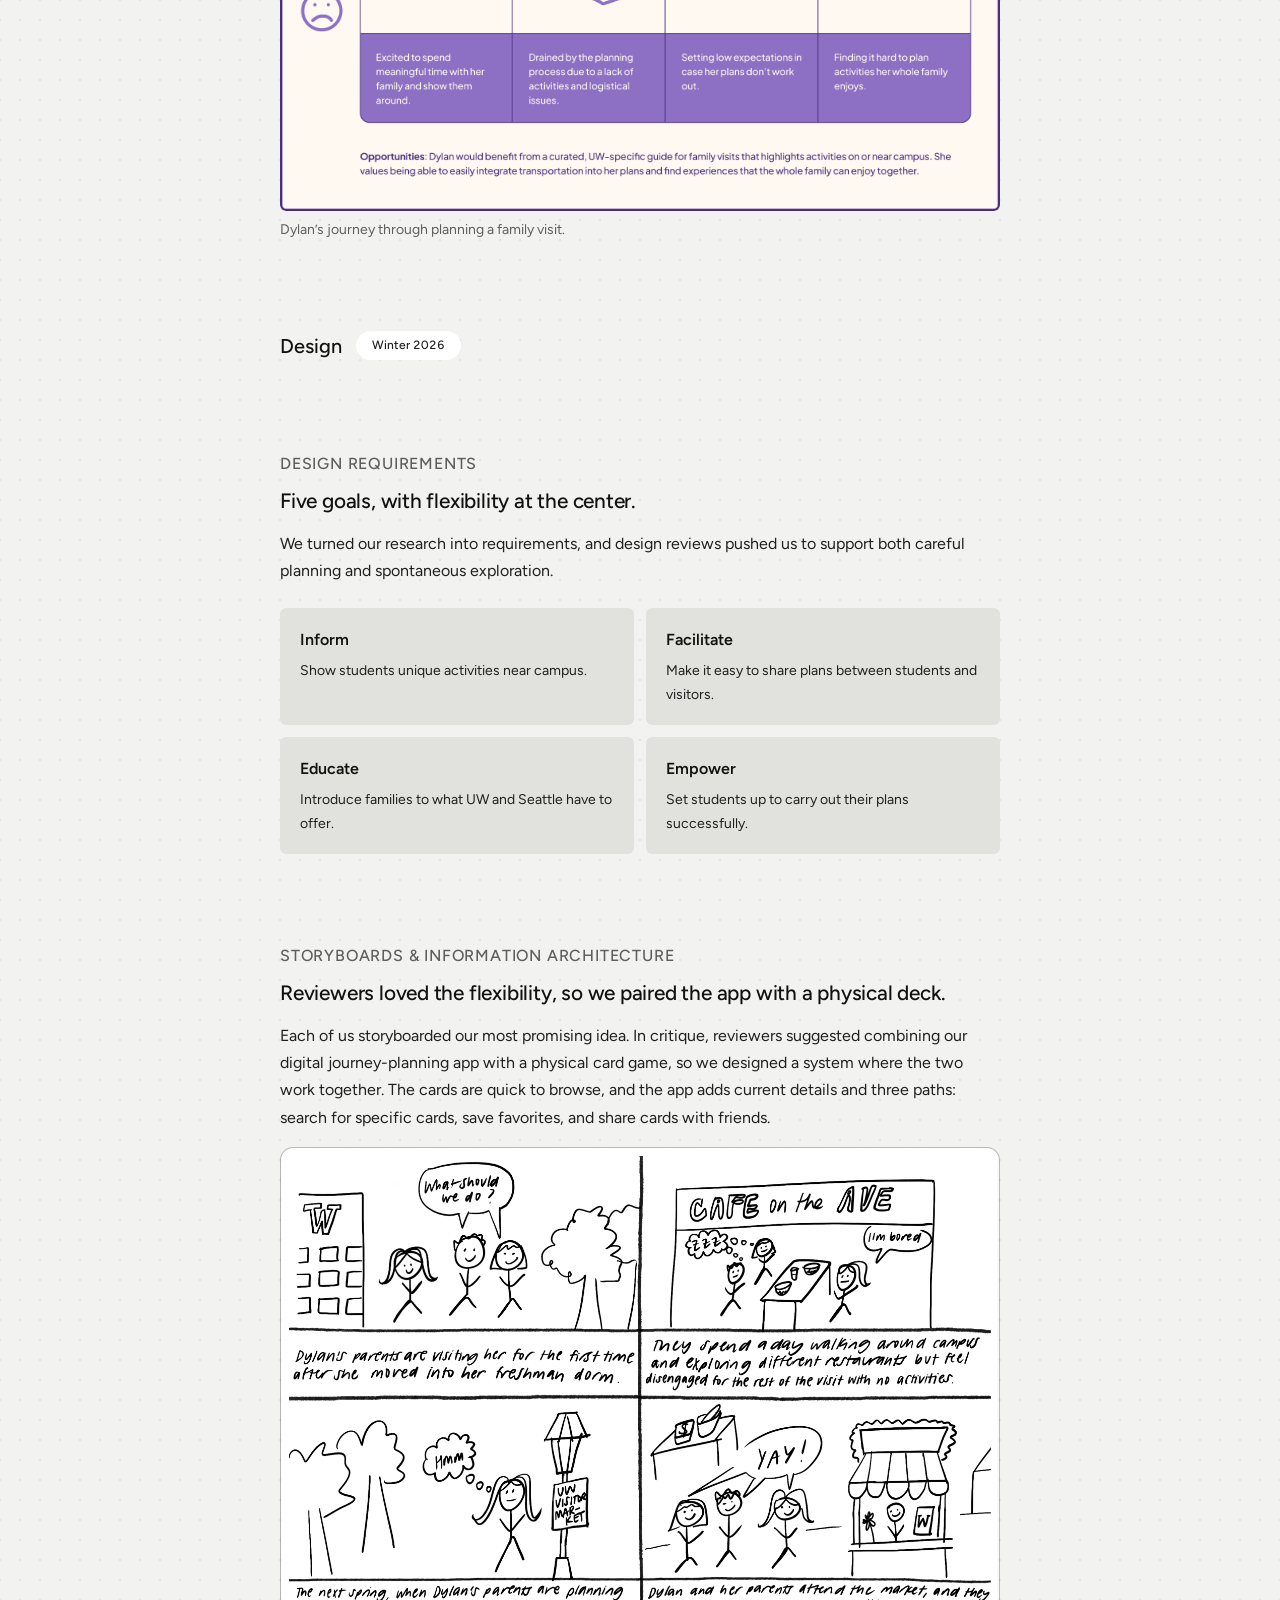
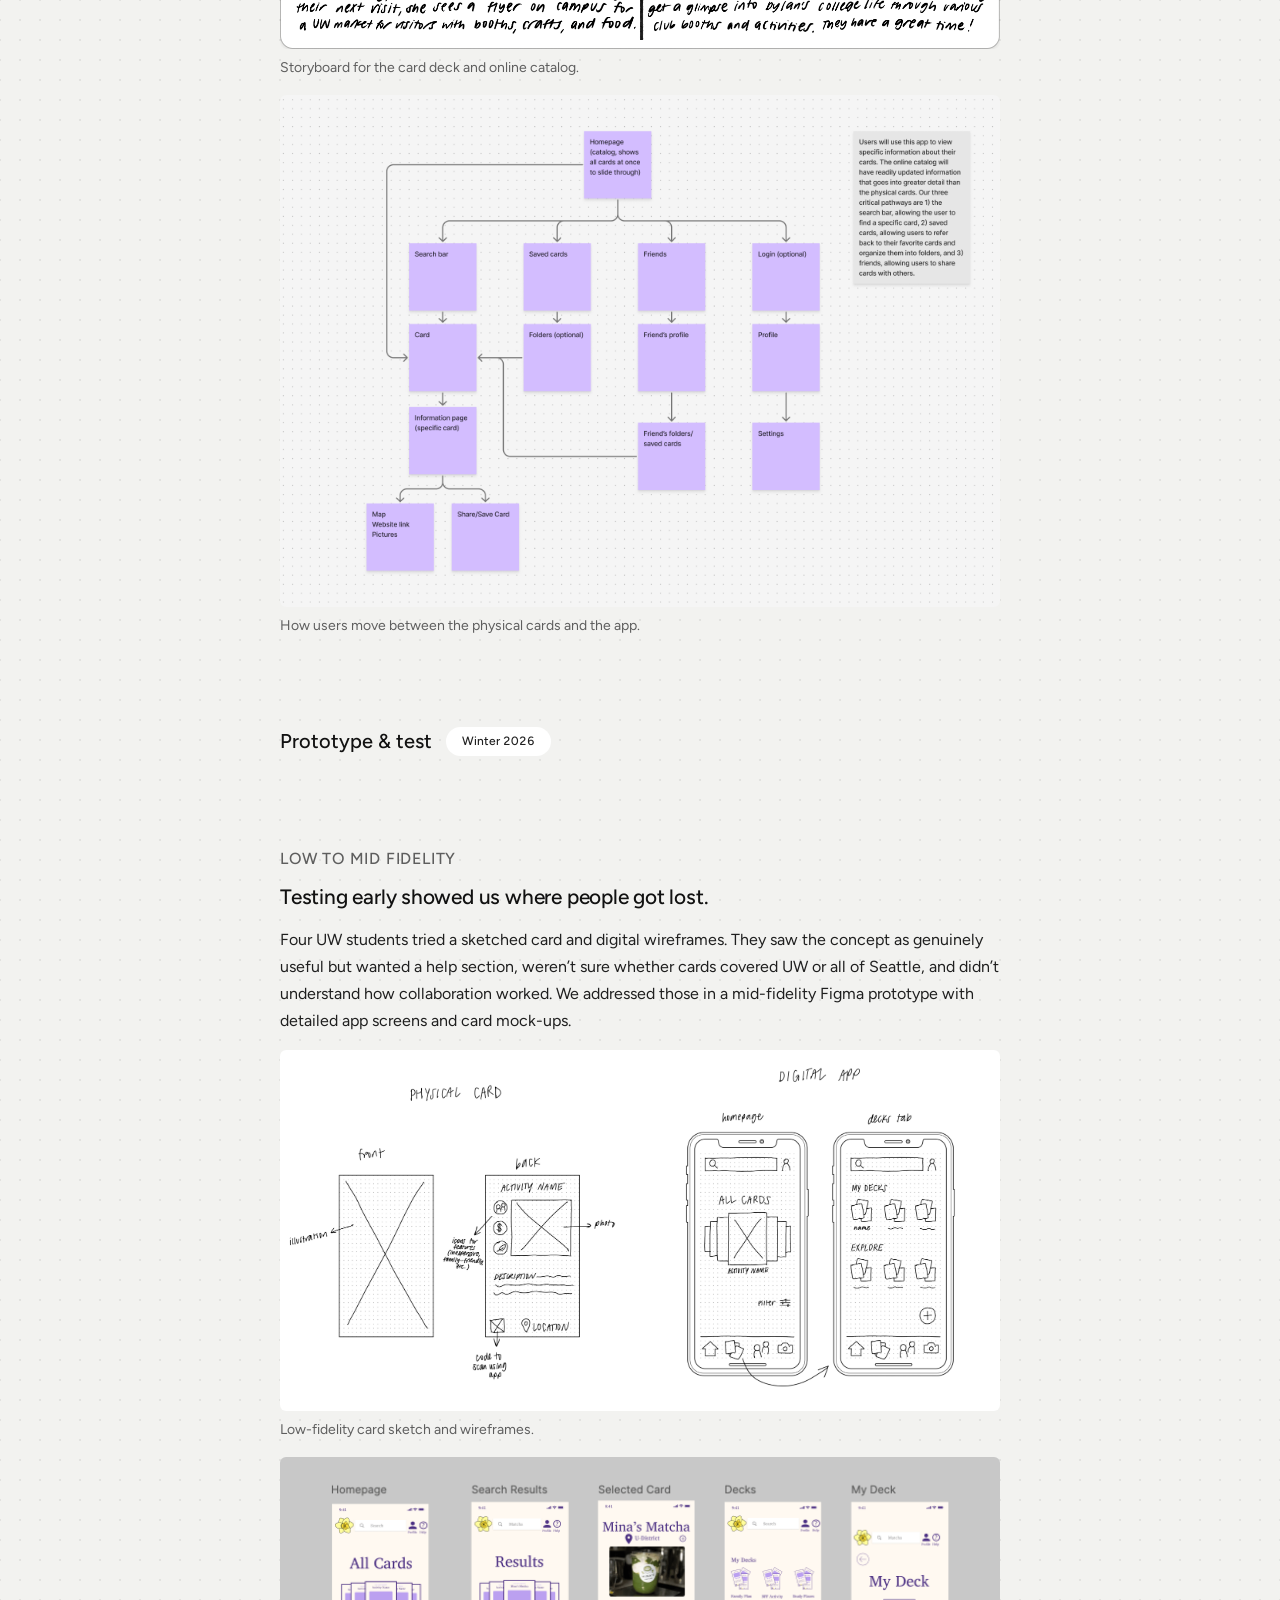
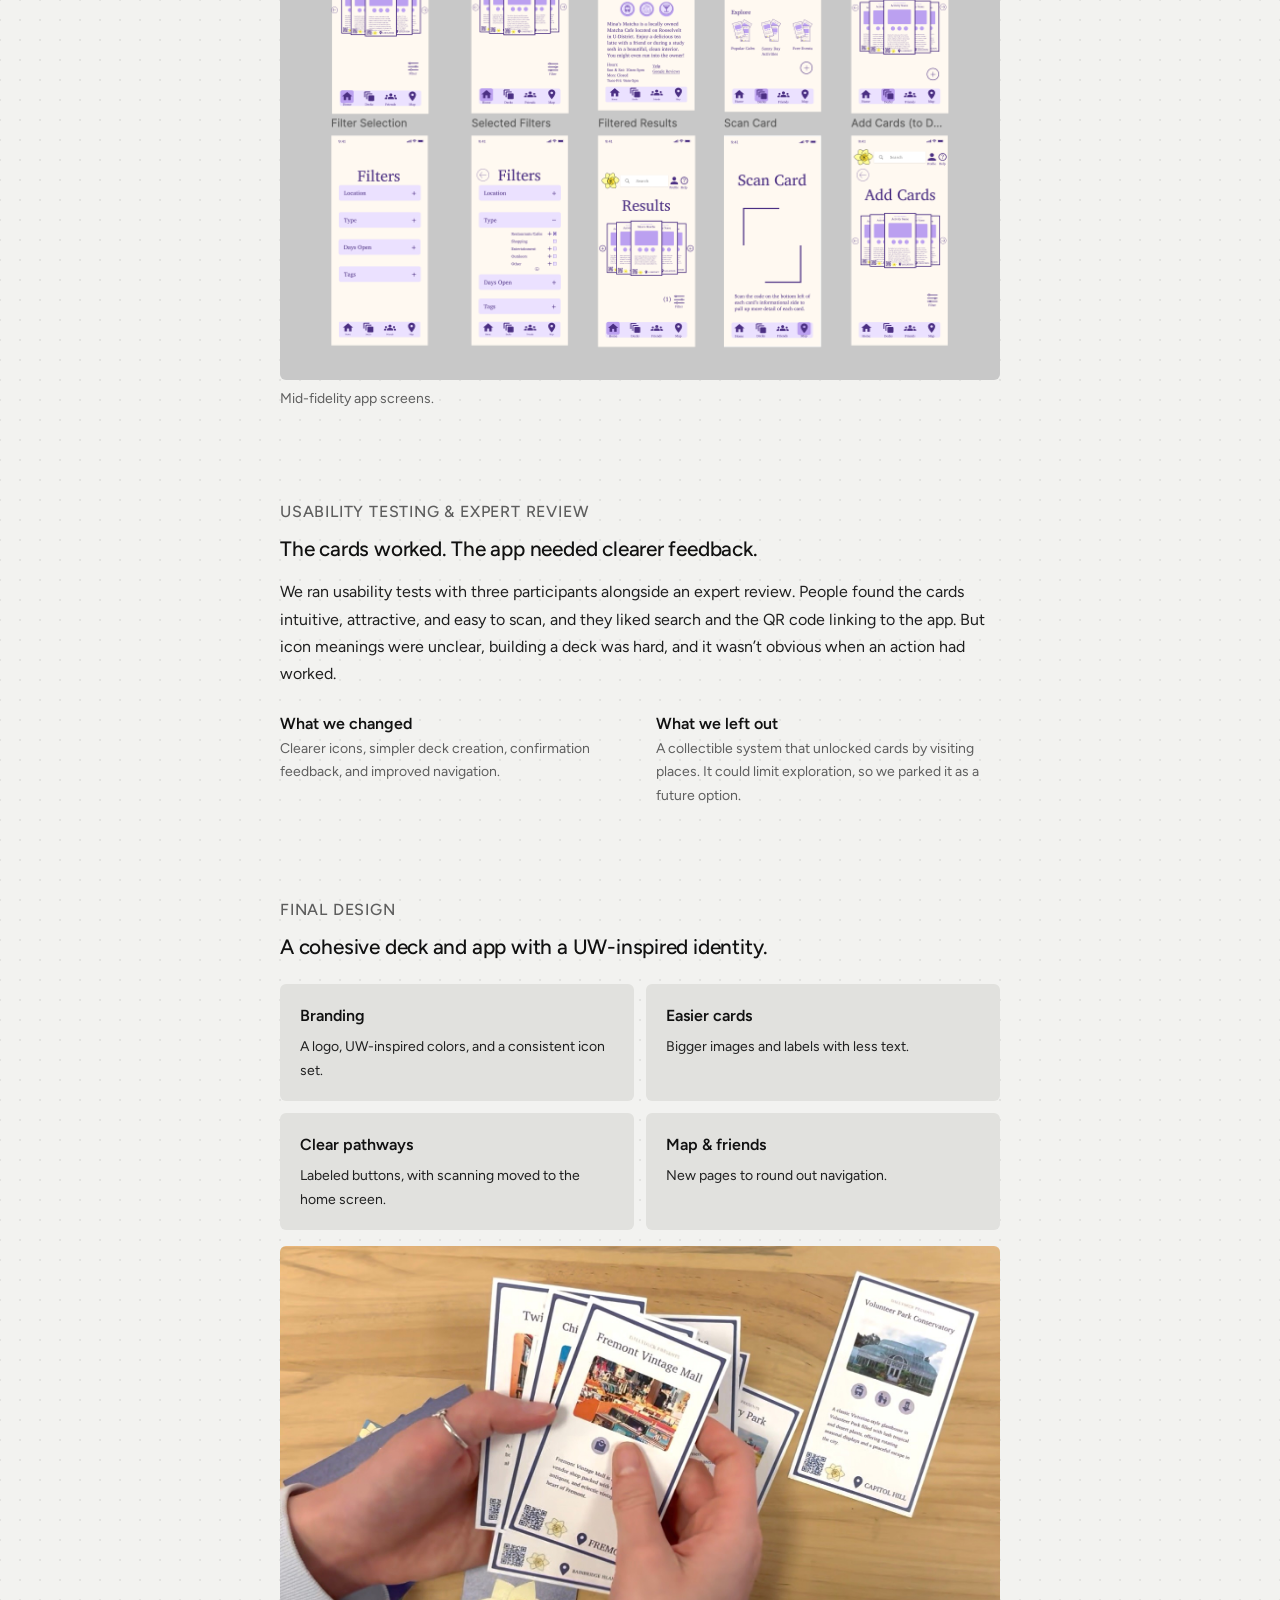
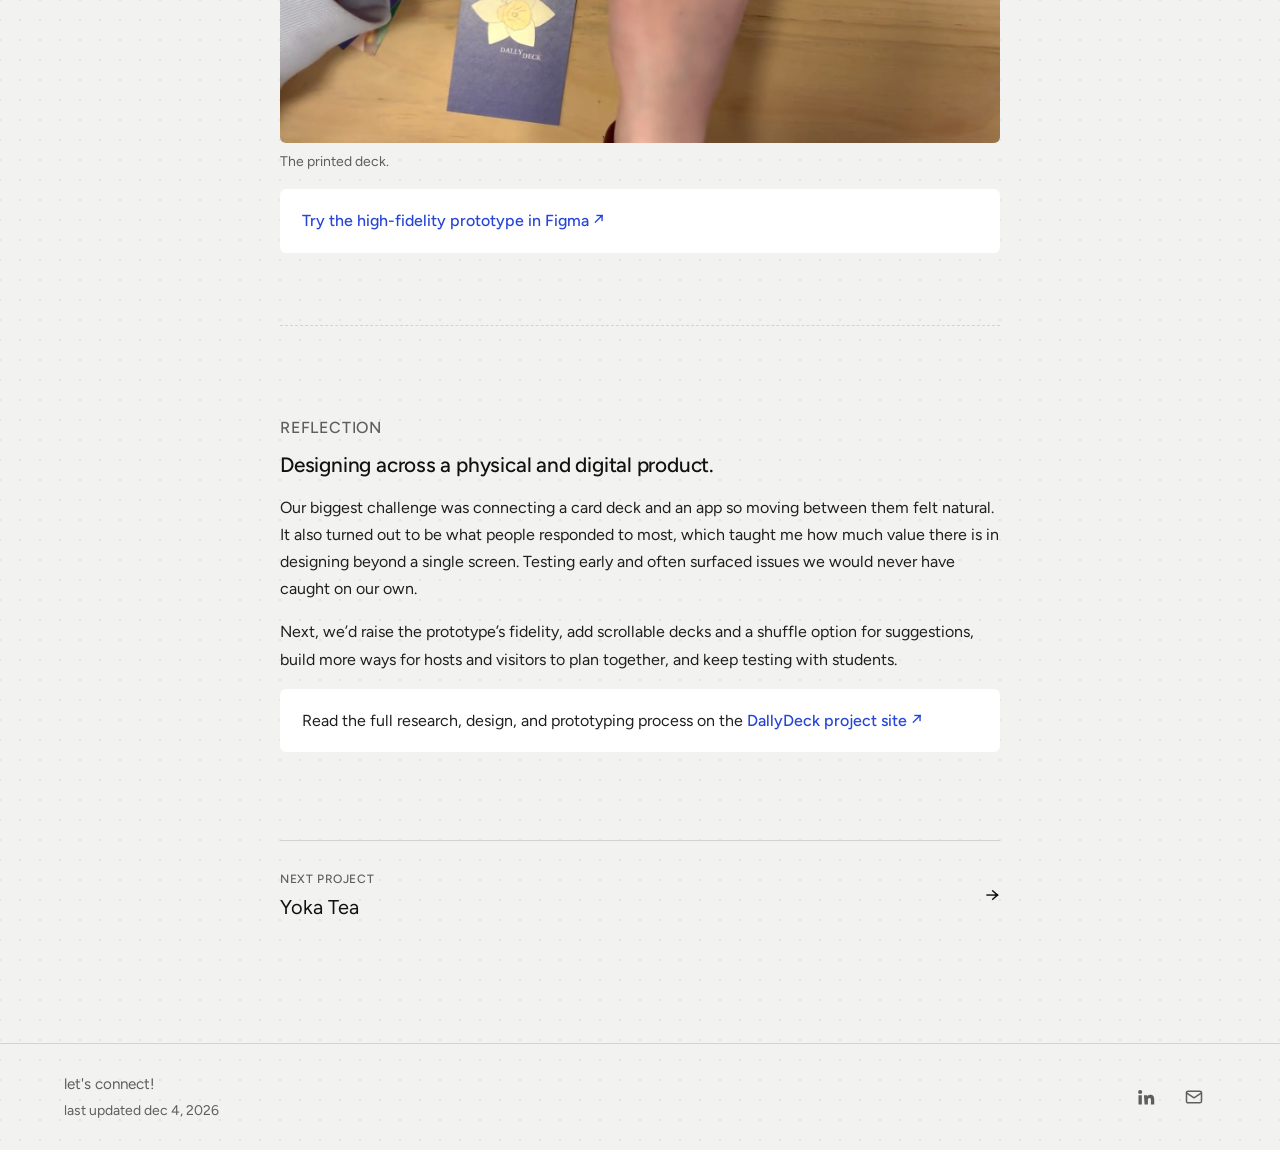
<file: work/project-two.html>
<!doctype html>
<html lang="en">
<head>
  <meta charset="utf-8">
  <meta name="viewport" content="width=device-width, initial-scale=1">
  <title>dallydeck · nithya guduri</title>
  <meta name="description" content="DallyDeck: a card deck and companion app that helps UW students plan visits with friends and family. A case study by Nithya Guduri.">
  <meta name="theme-color" content="#ECECEA">
  <link rel="icon" type="image/png" href="../assets/logo.png">
  <link rel="apple-touch-icon" href="../assets/logo.png">
  <link rel="preconnect" href="https://fonts.googleapis.com">
  <link rel="preconnect" href="https://fonts.gstatic.com" crossorigin>
  <link rel="stylesheet" href="https://fonts.googleapis.com/css2?family=Figtree:wght@400;500;600;700&display=swap">
  <link rel="stylesheet" href="../css/styles.css">
  <script src="../js/main.js" defer></script>
</head>
<body>
  <a class="skip-link" href="#main">Skip to content</a>

  <header class="site-header">
    <nav class="nav wrap" aria-label="Primary">
      <a class="wordmark" href="/"><img class="wordmark__logo" src="../assets/logo.png" alt="Nithya Guduri, home" width="40" height="40"></a>
      <ul class="nav__links" role="list">
        <li><a class="nav__link" href="/" aria-current="page">work</a></li>
        <li><a class="nav__link" href="/play">play</a></li>
        <li><a class="nav__link" href="/about">about</a></li>
      </ul>
    </nav>
  </header>

  <main id="main">

    <article class="case">
      <a class="back fade-in" href="/"><span aria-hidden="true">←</span> All work</a>
      <header class="fade-in">
        <h1 class="case-title">DallyDeck</h1>
        <p class="case-sub">A card deck and companion app that takes the pressure off planning visits for UW students and their loved ones.</p>
        <dl class="case-meta">
          <div><dt class="label">Role</dt><dd>UX Designer &amp; Researcher</dd></div>
          <div><dt class="label">Timeline</dt><dd>Sep 2025 – Mar 2026</dd></div>
          <div><dt class="label">Tools</dt><dd>Figma, FigJam</dd></div>
        </dl>
      </header>

      <button class="case-hero zoom fade-in" style="--d:2; --cover:#4B2C83; aspect-ratio:4 / 3;" type="button" data-zoom data-caption="DallyDeck card fronts and backs" aria-label="Enlarge: DallyDeck card designs">
        <img src="../assets/dallydeck/hero.png" alt="Three DallyDeck cards for Chihuly Garden &amp; Glass, Discovery Park and Volunteer Park Conservatory, alongside purple card backs with a yellow daffodil.">
      </button>

      <section class="block" aria-labelledby="p2-overview">
        <p class="label">Overview</p>
        <h2 class="block-title" id="p2-overview">Helping students spend less time on logistics and more time on shared memories.</h2>
        <p>Students who spend quality time with friends and family tend to have better mental well-being, but at UW, planning a visit is often a source of stress. Many students feel they don’t have the time or energy to figure out what to do with their guests.</p>
        <p>DallyDeck is a hybrid physical card deck and mobile app for building personalized visits. Each card highlights a spot near campus or around Seattle, and a QR code links it to an app where students can search, save, and share cards with the people coming to see them.</p>
        <p>I designed DallyDeck with Neel Sundar, Lauren Roberts, and Hannah Park across HCDE 302 and 303, a two-quarter upper-division series at the University of Washington.</p>
        <p class="notice">Want the full process? <a href="https://dallydeck.figma.site/" target="_blank" rel="noopener">Visit the DallyDeck project site ↗</a> or <a href="https://www.figma.com/proto/84Xg2kJeCRKH95hjfbMfNN/DallyDeck?node-id=340-3207&amp;p=f&amp;t=oZEpnW7rkS0AOpGZ-0&amp;scaling=scale-down&amp;content-scaling=fixed&amp;page-id=340%3A3136&amp;starting-point-node-id=340%3A3207" target="_blank" rel="noopener">try the Figma prototype ↗</a></p>
      </section>

      <h2 class="part-title">Research <span class="pill">Fall 2025</span></h2>

      <section class="block" aria-labelledby="p2-findings">
        <p class="label">What we learned</p>
        <h3 class="block-title" id="p2-findings">Planning a visit is informal, last minute, and rarely about campus.</h3>
        <p>We ran four semi-structured interviews with UW undergraduates to understand the challenges they face when planning activities with friends and family who don’t go to UW.</p>
        <ol class="numbered" role="list">
          <li><span class="num">01</span><h4>There are few UW-specific resources</h4><p>Students struggled to find activities for visitors that were tied to campus.</p></li>
          <li><span class="num">02</span><h4>Plans mostly happen off campus</h4><p>Without good on-campus ideas, students default to familiar spots elsewhere in Seattle.</p></li>
          <li><span class="num">03</span><h4>Getting around is a pain point</h4><p>Transportation and accessibility came up again and again.</p></li>
          <li><span class="num">04</span><h4>Planning is flexible and last minute</h4><p>Students rarely make detailed itineraries, so a rigid planner wouldn’t fit how they actually work.</p></li>
        </ol>
      </section>

      <section class="block" aria-labelledby="p2-persona">
        <p class="label">Persona &amp; journey map</p>
        <h3 class="block-title" id="p2-persona">Meet Dylan, an out-of-state student hosting family for a few days.</h3>
        <p>Dylan wants meaningful time with her family, but finding UW-specific activities is hard and logistics like transportation leave her overwhelmed. Mapping her journey from brainstorming to planning, communicating, and executing showed her mood dips sharpest during planning, when options run thin and logistics pile up.</p>
        <figure>
          <button class="zoom" type="button" data-zoom data-caption="Persona: Dylan" aria-label="Enlarge: persona">
            <img src="../assets/dallydeck/persona.png" alt="Persona of Dylan, an out-of-state UW student, listing her goals and challenges." loading="lazy">
          </button>
        </figure>
        <figure>
          <button class="zoom" type="button" data-zoom data-caption="Dylan’s journey map" aria-label="Enlarge: journey map">
            <img src="../assets/dallydeck/journey-map.png" alt="Journey map following Dylan through brainstorming, planning, communicating and executing a family visit, with an emotional curve that dips during planning." loading="lazy">
          </button>
          <figcaption>Dylan’s journey through planning a family visit.</figcaption>
        </figure>
      </section>

      <h2 class="part-title">Design <span class="pill">Winter 2026</span></h2>

      <section class="block" aria-labelledby="p2-reqs">
        <p class="label">Design requirements</p>
        <h3 class="block-title" id="p2-reqs">Five goals, with flexibility at the center.</h3>
        <p>We turned our research into requirements, and design reviews pushed us to support both careful planning and spontaneous exploration.</p>
        <ul class="boxes" role="list">
          <li><h4>Inform</h4><p>Show students unique activities near campus.</p></li>
          <li><h4>Facilitate</h4><p>Make it easy to share plans between students and visitors.</p></li>
          <li><h4>Educate</h4><p>Introduce families to what UW and Seattle have to offer.</p></li>
          <li><h4>Empower</h4><p>Set students up to carry out their plans successfully.</p></li>
        </ul>
      </section>

      <section class="block" aria-labelledby="p2-concept">
        <p class="label">Storyboards &amp; information architecture</p>
        <h3 class="block-title" id="p2-concept">Reviewers loved the flexibility, so we paired the app with a physical deck.</h3>
        <p>Each of us storyboarded our most promising idea. In critique, reviewers suggested combining our digital journey-planning app with a physical card game, so we designed a system where the two work together. The cards are quick to browse, and the app adds current details and three paths: search for specific cards, save favorites, and share cards with friends.</p>
        <figure>
          <button class="zoom" type="button" data-zoom data-caption="Storyboard for the UW card deck and online catalog" aria-label="Enlarge: storyboard">
            <img src="../assets/dallydeck/storyboard.png" alt="Hand-drawn storyboard showing a student using a UW card deck and online catalog to plan a visit." loading="lazy">
          </button>
          <figcaption>Storyboard for the card deck and online catalog.</figcaption>
        </figure>
        <figure>
          <button class="zoom" type="button" data-zoom data-caption="Information architecture for the mobile app" aria-label="Enlarge: information architecture">
            <img src="../assets/dallydeck/info-architecture.png" alt="Information architecture diagram for the DallyDeck mobile app, branching into search, saved cards and friends." loading="lazy">
          </button>
          <figcaption>How users move between the physical cards and the app.</figcaption>
        </figure>
      </section>

      <h2 class="part-title">Prototype &amp; test <span class="pill">Winter 2026</span></h2>

      <section class="block" aria-labelledby="p2-lofi">
        <p class="label">Low to mid fidelity</p>
        <h3 class="block-title" id="p2-lofi">Testing early showed us where people got lost.</h3>
        <p>Four UW students tried a sketched card and digital wireframes. They saw the concept as genuinely useful but wanted a help section, weren’t sure whether cards covered UW or all of Seattle, and didn’t understand how collaboration worked. We addressed those in a mid-fidelity Figma prototype with detailed app screens and card mock-ups.</p>
        <figure>
          <button class="zoom" type="button" data-zoom data-caption="Low-fidelity physical card and app wireframes" aria-label="Enlarge: low-fidelity prototype">
            <img src="../assets/dallydeck/lofi.png" alt="Low-fidelity sketches of a physical activity card next to app wireframes." loading="lazy">
          </button>
          <figcaption>Low-fidelity card sketch and wireframes.</figcaption>
        </figure>
        <figure>
          <button class="zoom" type="button" data-zoom data-caption="Mid-fidelity app screens" aria-label="Enlarge: mid-fidelity prototype">
            <img src="../assets/dallydeck/midfi.png" alt="Mid-fidelity grayscale screens of the DallyDeck mobile app." loading="lazy">
          </button>
          <figcaption>Mid-fidelity app screens.</figcaption>
        </figure>
      </section>

      <section class="block" aria-labelledby="p2-testing">
        <p class="label">Usability testing &amp; expert review</p>
        <h3 class="block-title" id="p2-testing">The cards worked. The app needed clearer feedback.</h3>
        <p>We ran usability tests with three participants alongside an expert review. People found the cards intuitive, attractive, and easy to scan, and they liked search and the QR code linking to the app. But icon meanings were unclear, building a deck was hard, and it wasn’t obvious when an action had worked.</p>
        <div class="features">
          <div><h4>What we changed</h4><p>Clearer icons, simpler deck creation, confirmation feedback, and improved navigation.</p></div>
          <div><h4>What we left out</h4><p>A collectible system that unlocked cards by visiting places. It could limit exploration, so we parked it as a future option.</p></div>
        </div>
      </section>

      <section class="block" aria-labelledby="p2-final">
        <p class="label">Final design</p>
        <h3 class="block-title" id="p2-final">A cohesive deck and app with a UW-inspired identity.</h3>
        <ul class="boxes" role="list">
          <li><h4>Branding</h4><p>A logo, UW-inspired colors, and a consistent icon set.</p></li>
          <li><h4>Easier cards</h4><p>Bigger images and labels with less text.</p></li>
          <li><h4>Clear pathways</h4><p>Labeled buttons, with scanning moved to the home screen.</p></li>
          <li><h4>Map &amp; friends</h4><p>New pages to round out navigation.</p></li>
        </ul>
        <figure>
          <button class="zoom" type="button" data-zoom data-caption="The printed DallyDeck cards" aria-label="Enlarge: printed cards">
            <img src="../assets/dallydeck/cards-table.jpg" alt="Hands fanning out printed DallyDeck cards for Fremont Vintage Mall and other Seattle spots on a wooden table." loading="lazy">
          </button>
          <figcaption>The printed deck.</figcaption>
        </figure>
        <p class="notice"><a href="https://www.figma.com/proto/84Xg2kJeCRKH95hjfbMfNN/DallyDeck?node-id=340-3207&amp;p=f&amp;t=oZEpnW7rkS0AOpGZ-0&amp;scaling=scale-down&amp;content-scaling=fixed&amp;page-id=340%3A3136&amp;starting-point-node-id=340%3A3207" target="_blank" rel="noopener">Try the high-fidelity prototype in Figma ↗</a></p>
      </section>

      <hr class="rule">

      <section class="block" aria-labelledby="p2-reflect">
        <p class="label">Reflection</p>
        <h2 class="block-title" id="p2-reflect">Designing across a physical and digital product.</h2>
        <p>Our biggest challenge was connecting a card deck and an app so moving between them felt natural. It also turned out to be what people responded to most, which taught me how much value there is in designing beyond a single screen. Testing early and often surfaced issues we would never have caught on our own.</p>
        <p>Next, we’d raise the prototype’s fidelity, add scrollable decks and a shuffle option for suggestions, build more ways for hosts and visitors to plan together, and keep testing with students.</p>
        <p class="notice">Read the full research, design, and prototyping process on the <a href="https://dallydeck.figma.site/" target="_blank" rel="noopener">DallyDeck project site ↗</a></p>
      </section>

      <a class="next" href="/work/project-three">
        <span><span class="label">Next project</span><br><span class="next__title">Yoka Tea</span></span>
        <span class="next__arrow" aria-hidden="true">→</span>
      </a>
    </article>
  </main>

  <footer class="site-footer">
    <div class="wrap footer__row">
      <div>
        <p class="footer__hello">let's connect!</p>
        <p class="footer__updated">last updated <span data-updated>nov 2026</span></p>
      </div>
      <!-- EDIT: your profile links and email -->
      <ul class="socials" role="list">
        <li><a href="https://www.linkedin.com/in/nithyaguduri/" target="_blank" rel="noopener noreferrer" aria-label="LinkedIn"><svg viewBox="0 0 24 24" fill="currentColor" aria-hidden="true" focusable="false"><path d="M4.98 3.5a2.5 2.5 0 1 1 0 5 2.5 2.5 0 0 1 0-5zM3 9.75h4V21H3zM9.5 9.75h3.8v1.6h.05c.53-1 1.83-2.05 3.77-2.05 4.03 0 4.78 2.65 4.78 6.1V21h-4v-5c0-1.2-.02-2.75-1.68-2.75-1.68 0-1.94 1.31-1.94 2.66V21h-4z"/></svg></a></li>
        <li><a href="mailto:nithyaguduri@gmail.com" target="_blank" rel="noopener noreferrer" aria-label="Email nithyaguduri@gmail.com"><svg viewBox="0 0 24 24" fill="none" stroke="currentColor" stroke-width="1.8" stroke-linecap="round" stroke-linejoin="round" aria-hidden="true" focusable="false"><rect x="3" y="5" width="18" height="14" rx="2"/><path d="m3 7 9 6 9-6"/></svg></a></li>
      </ul>
    </div>
  </footer>
</body>
</html>
</file>
<file: css/styles.css>
/* =========================================================
   Layout concept: a quiet grey "paper" gallery. Work is shown
   as framed covers; everything else is a narrow reading column.

   Contrast (WCAG AA, normal text ≥ 4.5:1 on --bg):
   ink 16.4 · text 14.6 · muted 5.3 · accent 6.4
   ========================================================= */
:root {
  --bg: #F2F2F0;
  --grid: rgba(17, 17, 17, .07);   /* dot grid */
  --box: #E1E1DE;          /* process cards, placeholders */
  --white: #FFFFFF;
  --ink: #111111;          /* headings */
  --text: #1F1F1F;
  --muted: #5E5E5E;
  --line: #D3D3CF;
  --accent: #2645D6;       /* cobalt: the one accent */
  --accent-soft: #DCE3FB;

  --font: "Figtree", ui-sans-serif, system-ui, -apple-system, "Segoe UI", sans-serif;

  --fs-xs: .75rem;      /* labels */
  --fs-sm: .875rem;     /* captions, meta */
  --fs-base: 1rem;      /* body */
  --fs-meta: .9375rem;  /* taglines, dates, descriptions: 15px */
  --fs-md: 1rem;        /* nav, intro subline: 16px */
  --fs-bio: 1.125rem;   /* about body: 18px */
  --fs-lg: clamp(1.125rem, 1rem + .35vw, 1.25rem);  /* project + section titles: 20px */
  --fs-xl: clamp(1.625rem, 1.3rem + 1vw, 2rem);     /* page headings: 32px */
  --fs-hero: clamp(1.625rem, 1.3rem + 1vw, 2rem);

  --gutter: clamp(20px, 5vw, 80px);
  --max: 1440px;
  --read: 720px;            /* case study column */
  --radius: 6px;

  --ease: cubic-bezier(.2, .8, .2, 1);
  --spring: cubic-bezier(.34, 1.45, .64, 1);
}

/* ---------- base ---------- */
*, *::before, *::after { box-sizing: border-box; }
* { margin: 0; }
html { -webkit-text-size-adjust: 100%; text-size-adjust: 100%; }
@media (prefers-reduced-motion: no-preference) { html { scroll-behavior: smooth; } }

body {
  position: relative;
  min-height: 100vh;
  display: flex; flex-direction: column;
  background-color: var(--bg);
  background-image: radial-gradient(circle, var(--grid) 1px, transparent 1.5px);
  background-size: 20px 20px;
  background-position: -10px -10px;
  color: var(--text);
  font-family: var(--font);
  font-size: var(--fs-base);
  line-height: 1.6;
  -webkit-font-smoothing: antialiased;
}
main { flex: 1; }

img, svg { display: block; max-width: 100%; }
a { color: inherit; }
button { font: inherit; color: inherit; cursor: pointer; }
ul[role="list"], ol[role="list"] { list-style: none; padding: 0; }

:focus-visible { outline: 2px solid var(--accent); outline-offset: 3px; border-radius: 3px; }

.sr-only {
  position: absolute; width: 1px; height: 1px; padding: 0; margin: -1px;
  overflow: hidden; clip: rect(0 0 0 0); white-space: nowrap; border: 0;
}
.skip-link {
  position: fixed; top: 12px; left: 12px; z-index: 100;
  padding: 10px 16px; border-radius: var(--radius);
  background: var(--ink); color: var(--white); text-decoration: none;
  transform: translateY(-200%); transition: transform .2s var(--ease);
}
.skip-link:focus { transform: none; }

.wrap {
  width: 100%; max-width: calc(var(--max) + var(--gutter) * 2);
  margin-inline: auto; padding-inline: var(--gutter);
}

/* ---------- header ---------- */
.site-header { padding-block: clamp(24px, 4vw, 48px); }
.nav { display: flex; align-items: center; justify-content: space-between; gap: 16px; }

.wordmark {
  display: inline-flex; align-items: center; gap: 10px;
  min-height: 44px;
  font-size: var(--fs-md); font-weight: 600; letter-spacing: -.01em;
  color: var(--ink); text-decoration: none;
}
.wordmark__logo {
  display: block; width: 35px; height: 35px;
  border-radius: 50%; object-fit: cover;
  transition: transform .5s var(--spring);
}
.wordmark:hover .wordmark__logo { transform: scale(1.08); }

.nav__links { display: flex; gap: clamp(8px, 2vw, 24px); }
.nav__link {
  display: inline-flex; align-items: center; min-height: 44px; padding-inline: 4px;
  font-size: var(--fs-md); color: var(--muted); text-decoration: none;
  transition: color .2s;
}
.nav__link:hover { color: var(--ink); }
.nav__link[aria-current="page"] { color: var(--accent); }

/* ---------- shared bits ---------- */
.label {
  font-size: var(--fs-xs); font-weight: 500;
  letter-spacing: .05em; text-transform: uppercase;
  color: var(--muted);
}
.pill {
  display: inline-flex; align-items: center;
  padding: 5px 16px; border-radius: 999px;
  background: var(--white);
  font-size: .8125rem; color: var(--text); white-space: nowrap;
  font-variant-numeric: tabular-nums;
}
.page-intro { padding-block: clamp(24px, 5vw, 64px) clamp(40px, 6vw, 72px); }
.page-title {
  font-size: var(--fs-hero); font-weight: 500;
  line-height: 1.35; letter-spacing: -.02em; color: var(--ink);
  max-width: 24ch; text-wrap: balance;
}
.page-sub { margin-top: 18px; font-size: var(--fs-md); color: var(--muted); }

/* placeholder art (replace with <img>) */
.ph {
  display: grid; place-items: center;
  width: 100%; max-width: 100%;
  aspect-ratio: var(--ratio, 16 / 10);
  padding: 16px;
  border-radius: var(--radius);
  background: var(--box);
  color: #555;
  font-size: var(--fs-xs); letter-spacing: .05em; text-transform: uppercase; text-align: center;
}

/* ---------- WORK GRID ---------- */
.work-grid {
  display: grid;
  gap: clamp(40px, 5vw, 64px) clamp(20px, 2.4vw, 32px);
  margin-bottom: clamp(64px, 8vw, 112px);  /* space above the footer */
}
.work-card .pill { padding: 3px 10px; font-size: .75rem; }
@media (min-width: 760px) {
  .work-grid { grid-template-columns: 1fr 1fr; }
  .work-item--feature { grid-column: 1 / -1; }
}
.work-card { display: grid; text-decoration: none; }
.work-card__cover {
  position: relative; overflow: hidden;
  aspect-ratio: 16 / 9;
  border-radius: var(--radius);
  background: var(--cover, var(--box));
}
@media (min-width: 760px) { .work-item--feature .work-card__cover { aspect-ratio: 21 / 8; } }
.work-card__cover > * { transition: transform .6s var(--ease); }
.work-card:hover .work-card__cover > * { transform: scale(1.03); }
.work-card__cover img { width: 100%; height: 100%; object-fit: cover; }
.work-card__meta {
  display: flex; align-items: center; justify-content: space-between; gap: 16px;
  margin-top: 20px;
}
.work-card__title {
  font-size: var(--fs-lg); font-weight: 500; line-height: 1.15; letter-spacing: -.01em;
  color: var(--ink);
}
.work-card__tagline {
  margin-top: 10px;
  font-size: var(--fs-meta); line-height: 1.4; color: var(--muted);
  max-width: 48ch;
}
/* tagline fades in on hover; space is reserved so nothing jumps */
@media (hover: hover) {
  .work-card__tagline { opacity: 0; translate: 0 6px; transition: opacity .3s var(--ease), translate .4s var(--ease); }
  .work-card:hover .work-card__tagline,
  .work-card:focus-visible .work-card__tagline { opacity: 1; translate: 0 0; }
}
.work-card:focus-visible { outline-offset: 6px; }

/* DallyDeck cover: a little deck that keeps shuffling */
.dd-deck {
  position: absolute; inset: 0;
  display: grid; place-items: center;
  background: radial-gradient(circle at 50% 55%, rgba(255, 233, 140, .14), transparent 55%);
}
.dd-card {
  grid-area: 1 / 1;
  position: relative;
  height: 64%; aspect-ratio: 5 / 7;
  display: flex; flex-direction: column; align-items: center; gap: 6%;
  padding: 7% 7% 0;
  border-radius: 7% / 5%;
  background: #FFF8EE;
  box-shadow: 0 0 0 3px #3A2068 inset, 0 14px 28px -12px rgba(10, 4, 30, .55);
  animation: dd-shuffle 9s var(--ease) infinite both;
}
.dd-card:nth-child(2) { animation-delay: -6s; }   /* starts in the middle */
.dd-card:nth-child(3) { animation-delay: -3s; }   /* starts at the back */
.dd-card i { display: block; }
.dd-card__photo { width: 100%; aspect-ratio: 4 / 3; border-radius: 6px; background: linear-gradient(135deg, #B9A6E8, #E9A7C3 55%, #F6D27A); }
.dd-card:nth-child(2) .dd-card__photo { background: linear-gradient(135deg, #9FD3C7, #7FB3E0 60%, #C9B8F0); }  /* park */
.dd-card:nth-child(3) .dd-card__photo { background: linear-gradient(135deg, #F7C59F, #EE8F7A 55%, #B9A6E8); }  /* glass garden */
.dd-card__icons { display: flex; gap: 10%; width: 100%; justify-content: center; }
.dd-card__icons i { width: 16%; aspect-ratio: 1; border-radius: 50%; background: #C7B5EE; }
.dd-card__line { width: 86%; height: 4%; border-radius: 99px; background: #DCD3EE; }
.dd-card__line--short { width: 60%; margin-top: -2%; }
.dd-card__flower {
  position: absolute; right: 9%; bottom: 6%;
  width: 13%; aspect-ratio: 1; border-radius: 50%;
  background: radial-gradient(circle, #F2B53A 0 32%, #FCE77A 34%);
}

/* positions: front (z 3) → slides off left → back (z 1) → middle (z 2) → front */
@keyframes dd-shuffle {
  0%, 12%   { transform: translate(0, 0) rotate(-4deg); z-index: 3; }
  22%       { transform: translate(-78%, -4%) rotate(-16deg); z-index: 3; }
  26%       { transform: translate(-78%, -4%) rotate(-16deg); z-index: 0; }
  33%, 56%  { transform: translate(16%, -3%) rotate(9deg); z-index: 1; }
  66%, 89%  { transform: translate(8%, -1%) rotate(3deg); z-index: 2; }
  100%      { transform: translate(0, 0) rotate(-4deg); z-index: 3; }
}
@media (prefers-reduced-motion: reduce) {
  .dd-card { animation: none; }
  .dd-card:nth-child(1) { transform: rotate(-4deg); z-index: 3; }
  .dd-card:nth-child(2) { transform: translate(8%, -1%) rotate(3deg); z-index: 2; }
  .dd-card:nth-child(3) { transform: translate(16%, -3%) rotate(9deg); z-index: 1; }
}

/* Southwest cover: a plane flies the trip, each check leg certifies, the reservation confirms */
.sw-scene {
  position: absolute; inset: 0;
  container-type: size;
  display: grid; place-items: center;
  background: radial-gradient(circle at 50% 125%, rgba(61, 107, 224, .5), transparent 62%), #111B47;
}
.sw-board {
  width: min(80%, 178cqh);
  display: grid; gap: 4cqh;
  padding: 6cqh 6cqh 7cqh;
  border-radius: 3cqh;
  background: #F7F8FC;
  box-shadow: 0 3cqh 7cqh -2cqh rgba(0, 0, 0, .55);
}
.sw-route { position: relative; height: 8cqh; margin: 0 3cqh 5cqh; }
.sw-path { position: absolute; left: 0; right: 0; top: 50%; border-top: .5cqh dashed #A9B6E6; }
.sw-stop {
  position: absolute; top: 50%; translate: -50% -50%;
  width: 2.6cqh; height: 2.6cqh; border-radius: 50%;
  background: #fff; border: .6cqh solid #2645D6;
}
.sw-stop:nth-of-type(1) { left: 0; }
.sw-stop:nth-of-type(2) { left: 33.333%; }
.sw-stop:nth-of-type(3) { left: 66.667%; }
.sw-stop:nth-of-type(4) { left: 100%; }
.sw-stop::after {
  content: attr(data-code);
  position: absolute; top: 3.4cqh; left: 50%; translate: -50% 0;
  font: 600 3.3cqh/1 var(--font); letter-spacing: .04em; color: #111B47;
}
.sw-track { position: absolute; inset: 0; animation: sw-fly 8s var(--ease) infinite; }
.sw-plane {
  position: absolute; left: 0; top: 50%;
  width: 8cqh; height: 8cqh;
  translate: -50% -50%; rotate: 90deg;
  color: #F5B819;
  filter: drop-shadow(0 .4cqh .6cqh rgba(17, 27, 71, .35));
  animation: sw-plane 8s linear infinite;
}
.sw-legs { display: grid; grid-template-columns: repeat(3, 1fr); gap: 3cqh; }
.sw-leg {
  display: grid; gap: 2cqh; padding-bottom: 3cqh;
  border-radius: 1.5cqh; overflow: hidden;
  background: #fff; box-shadow: 0 0 0 .3cqh #E1E5F2;
}
.sw-leg b { height: 3.4cqh; background: #2645D6; }
.sw-leg--dh b { background: #5B6478; }
.sw-leg i { height: 2cqh; margin-inline: 2.5cqh; border-radius: 99px; background: #E3E7F3; }
.sw-leg i + i { width: 55%; }
.sw-leg:nth-child(1) b { animation: sw-cert-first 8s infinite; }
.sw-leg:nth-child(3) b { animation: sw-cert-last 8s infinite; }
.sw-toast {
  position: absolute; bottom: 8cqh; left: 50%; translate: -50% 0;
  padding: 2.2cqh 4.4cqh; border-radius: 99px;
  background: #F5B819; color: #111B47;
  font: 600 3.6cqh/1 var(--font); white-space: nowrap;
  box-shadow: 0 2cqh 4cqh -1.5cqh rgba(0, 0, 0, .45);
  animation: sw-toast 8s var(--ease) infinite;
}
@keyframes sw-fly {
  0%, 6%    { transform: translateX(0); }
  22%, 30%  { transform: translateX(33.333%); }
  46%, 54%  { transform: translateX(66.667%); }
  70%, 100% { transform: translateX(100%); }
}
@keyframes sw-plane { 0% { opacity: 0; } 4%, 90% { opacity: 1; } 97%, 100% { opacity: 0; } }
@keyframes sw-cert-first { 0%, 20% { background: #2645D6; } 25%, 92% { background: #2E9E5B; } 100% { background: #2645D6; } }
@keyframes sw-cert-last  { 0%, 68% { background: #2645D6; } 73%, 92% { background: #2E9E5B; } 100% { background: #2645D6; } }
@keyframes sw-toast {
  0%, 72%  { opacity: 0; transform: translateY(40%); }
  78%, 92% { opacity: 1; transform: none; }
  100%     { opacity: 0; transform: none; }
}
@media (prefers-reduced-motion: reduce) {
  .sw-track, .sw-plane, .sw-leg b, .sw-toast { animation: none; }
  .sw-track { transform: translateX(100%); }
  .sw-leg:nth-child(1) b, .sw-leg:nth-child(3) b { background: #2E9E5B; }
}

/* case study video */
.video video { display: block; width: 100%; height: auto; border-radius: var(--radius); background: #111; }

/* Yoka cover: the shop's paper menu, then the new website appears beside it */
.yk-scene {
  position: absolute; inset: 0;
  container-type: size;
  background: radial-gradient(circle at 50% 120%, rgba(246, 239, 225, .22), transparent 62%), #161514;
  overflow: hidden;
}
.yk-paper, .yk-site { position: absolute; left: 50%; top: 50%; }
/* paper menu */
.yk-paper {
  width: 46cqh; height: 58cqh;
  display: grid; align-content: start; gap: 5cqh;
  padding: 6cqh 5cqh;
  border-radius: 1cqh; background: #F6EFE1;
  box-shadow: 0 2.5cqh 5cqh -1.5cqh rgba(0, 0, 0, .6);
  animation: yk-paper 8s var(--ease) infinite;
}
.yk-paper b { justify-self: center; width: 50%; height: 3.4cqh; border-radius: 99px; background: #111; }
.yk-cols { display: grid; grid-template-columns: 1fr 1fr; gap: 4cqh; }
.yk-cols span { display: grid; gap: 3cqh; }
.yk-cols i { height: 1.8cqh; border-radius: 99px; background: #9A9184; }
.yk-cols i:nth-child(2n) { width: 75%; }
/* website */
.yk-site {
  width: 92cqh; height: 62cqh;
  display: grid; grid-template-rows: auto auto 1fr auto; gap: 3cqh;
  padding: 2.4cqh 3.6cqh 3.6cqh;
  border-radius: 2cqh; background: #F6EFE1;
  box-shadow: 0 3cqh 6cqh -2cqh rgba(0, 0, 0, .6);
  animation: yk-site 8s var(--ease) infinite;
}
.yk-bar { display: flex; gap: 1cqh; }
.yk-bar i { width: 1.6cqh; height: 1.6cqh; border-radius: 50%; background: #D8CFBD; }
.yk-nav { display: flex; justify-content: space-between; align-items: center; }
.yk-nav i { width: 12cqh; height: 3.6cqh; border-radius: 99px; background: #111; }
.yk-nav b { width: 30cqh; height: 4.4cqh; border-radius: 99px; background: #111; }
.yk-hero { border-radius: 1.4cqh; background: #A98BE0; animation: yk-in 8s var(--ease) infinite; }
.yk-tiles { display: grid; grid-template-columns: repeat(3, 1fr); gap: 2.4cqh; }
.yk-tiles i { height: 10cqh; border-radius: 1.2cqh; background: #E9837C; animation: yk-in 8s var(--ease) infinite; }
.yk-tiles i:nth-child(2) { background: #86A85A; animation-delay: .15s; }
.yk-tiles i:nth-child(3) { background: #EBD65E; animation-delay: .3s; }
@keyframes yk-paper {
  0%, 30%   { transform: translate(-50%, -50%) rotate(-3deg); }
  46%, 88%  { transform: translate(calc(-50% - 48cqh), -50%) rotate(-7deg) scale(.86); }
  100%      { transform: translate(-50%, -50%) rotate(-3deg); }
}
@keyframes yk-site {
  0%, 34%   { transform: translate(calc(-50% + 70cqh), -50%) scale(.94); opacity: 0; }
  50%, 86%  { transform: translate(calc(-50% + 26cqh), -50%); opacity: 1; }
  94%, 100% { transform: translate(calc(-50% + 26cqh), -50%); opacity: 0; }
}
@keyframes yk-in { 0%, 50% { opacity: 0; transform: scale(.94); } 58%, 100% { opacity: 1; transform: none; } }
@media (prefers-reduced-motion: reduce) {
  .yk-paper, .yk-site, .yk-hero, .yk-tiles i { animation: none; }
  .yk-paper { transform: translate(calc(-50% - 48cqh), -50%) rotate(-7deg) scale(.86); }
  .yk-site { transform: translate(calc(-50% + 26cqh), -50%); }
}

/* cover mocks (placeholders) */
.mock-center { position: absolute; inset: 0; display: grid; place-items: center; }
.mock-screen {
  width: 62%; aspect-ratio: 16 / 10;
  background: var(--white); border-radius: 4px;
  box-shadow: 0 12px 30px -12px rgba(0, 0, 0, .45);
  display: grid; grid-template-rows: auto 1fr; overflow: hidden;
}
.mock-screen__bar { height: 9%; background: #1D2742; }
.mock-screen__body { display: grid; grid-template-columns: repeat(3, 1fr); gap: 6%; padding: 6%; align-content: start; }
.mock-screen__body i { height: 0; padding-bottom: 50%; border-radius: 2px; background: #E8EAF0; }
.mock-phone {
  width: 20%; aspect-ratio: 9 / 17;
  background: var(--white); border-radius: 8px;
  box-shadow: 0 12px 30px -12px rgba(0, 0, 0, .5);
  display: grid; align-content: end; gap: 6%; padding: 8%;
}
.mock-phone i { height: 7px; border-radius: 4px; background: #E3E6EA; }
.mock-phone i:nth-child(2) { width: 70%; justify-self: end; background: #9ED8D2; }
.mock-mark {
  width: 22%; aspect-ratio: 1; border-radius: 50%;
  background: radial-gradient(circle at 35% 30%, #fff, #D9D9D6);
  box-shadow: 0 10px 24px -10px rgba(0, 0, 0, .35);
}
.cover-grid {
  background:
    linear-gradient(rgba(0,0,0,.04) 1px, transparent 1px) 0 0 / 22px 22px,
    linear-gradient(90deg, rgba(0,0,0,.04) 1px, transparent 1px) 0 0 / 22px 22px,
    radial-gradient(circle at 15% 85%, #F1E6F7, transparent 45%),
    radial-gradient(circle at 85% 15%, #FFF1E2, transparent 45%),
    #F6F6F5 !important;
}

/* ---------- CASE STUDY ---------- */
.case { width: 100%; max-width: calc(var(--read) + var(--gutter) * 2); margin-inline: auto; padding-inline: var(--gutter); padding-bottom: clamp(64px, 10vw, 120px); }
.case-title { font-size: var(--fs-xl); font-weight: 500; line-height: 1.3; letter-spacing: -.02em; color: var(--ink); }
.case-sub { margin-top: 10px; font-size: var(--fs-md); color: var(--muted); }
.case-meta { display: grid; grid-template-columns: repeat(3, minmax(0, 1fr)); gap: 20px; margin-top: 28px; }
.case-meta dt { margin-bottom: 4px; }
.case-meta dd { margin: 0; font-size: var(--fs-base); color: var(--ink); }
@media (max-width: 480px) { .case-meta { grid-template-columns: 1fr 1fr; } }

.case-hero {
  position: relative; overflow: hidden;
  margin-top: 32px;
  aspect-ratio: 16 / 10;
  border-radius: var(--radius);
  background: var(--cover, var(--box));
}
.case-hero img { width: 100%; height: 100%; object-fit: cover; }
.case-hero .mock-screen { width: 82%; }
.work-item--feature .mock-screen { width: 32%; }

.block { margin-top: clamp(56px, 8vw, 88px); display: grid; gap: 16px; }
.block > .label { margin-bottom: -6px; }
.block-title { font-size: clamp(1.125rem, 1.05rem + .35vw, 1.3rem); font-weight: 500; line-height: 1.3; letter-spacing: -.01em; color: var(--ink); text-wrap: balance; }
.block p, .block li { font-size: var(--fs-base); line-height: 1.7; }
.block figure { margin: 0; }
.block figcaption { margin-top: 8px; font-size: var(--fs-sm); color: var(--muted); }

.part-title {
  display: flex; flex-wrap: wrap; align-items: center; gap: 8px 14px;
  margin-top: clamp(56px, 8vw, 88px);
  font-size: var(--fs-lg); font-weight: 500; color: var(--ink);
}
.part-title .pill { font-size: var(--fs-xs); }

.features { display: grid; gap: 20px 32px; margin-top: 8px; }
@media (min-width: 560px) { .features { grid-template-columns: 1fr 1fr; } }
.features h3, .boxes h3, .numbered h3, .features h4, .boxes h4, .numbered h4 { font-size: var(--fs-base); font-weight: 600; color: var(--ink); }
.features p { color: var(--muted); font-size: var(--fs-sm) !important; }

.boxes { display: grid; gap: 12px; margin-top: 8px; }
@media (min-width: 560px) { .boxes { grid-template-columns: 1fr 1fr; } }
.boxes li {
  display: grid; gap: 6px; align-content: start;
  padding: 18px 20px; border-radius: var(--radius);
  background: var(--box);
  transition: background-color .25s, transform .3s var(--ease);
}
.boxes li:hover { background: var(--accent-soft); transform: translateY(-2px); }
.boxes p { font-size: var(--fs-sm) !important; }

.numbered { display: grid; gap: 22px; margin-top: 4px; }
.numbered li { display: grid; grid-template-columns: 36px minmax(0, 1fr); gap: 4px 0; }
.numbered .num { grid-row: span 2; font-size: var(--fs-sm); font-weight: 600; color: var(--accent); padding-top: 1px; font-variant-numeric: tabular-nums; }

.stats { display: grid; grid-template-columns: repeat(auto-fit, minmax(150px, 1fr)); gap: 20px; margin-top: 4px; }
.stat { display: grid; gap: 2px; padding-top: 12px; border-top: 1px solid var(--line); }
.stat strong { font-size: var(--fs-xl); font-weight: 500; line-height: 1.1; color: var(--ink); font-variant-numeric: tabular-nums; }
.stat span { font-size: var(--fs-sm); color: var(--muted); }

.notice {
  padding: 18px 22px; border-radius: var(--radius);
  background: var(--white); font-size: .95rem;
}
.notice a { color: var(--accent); text-decoration: none; font-weight: 500; }
.notice a:hover { text-decoration: underline; }

.quote { display: grid; gap: 6px; }
.quote + .quote { margin-top: 10px; }
.quote__who { font-weight: 500; color: var(--ink); }
.quote__who span { margin-left: 6px; font-weight: 400; color: var(--muted); }
.quote blockquote { margin: 0; }

.rule { margin-top: clamp(48px, 7vw, 72px); border: 0; border-top: 1px dashed var(--line); }

.photo-row { display: grid; gap: 12px; margin-top: 8px; }
@media (min-width: 560px) { .photo-row { grid-template-columns: 3fr 2fr 4fr; } }
.photo-row .ph, .photo-row img { height: 100%; aspect-ratio: auto; min-height: 180px; object-fit: cover; border-radius: var(--radius); }

/* case study images keep their real proportions */
.zoom img { width: 100%; height: auto; }
.pair { display: grid; grid-template-columns: 1fr 1fr; gap: 12px; }
.devices { display: grid; grid-template-columns: 1.8fr 1fr; gap: 12px; align-items: start; }

/* zoomable media */
.zoom {
  display: block; width: 100%; padding: 0; border: 0; background: none;
  border-radius: var(--radius); overflow: hidden; cursor: zoom-in;
}
.zoom > * { transition: transform .5s var(--ease); }
.zoom:hover > * { transform: scale(1.02); }

.next {
  display: flex; align-items: center; justify-content: space-between; gap: 16px;
  margin-top: clamp(56px, 8vw, 88px); padding-top: 24px;
  border-top: 1px solid var(--line);
  text-decoration: none;
}
.next__title { font-size: var(--fs-lg); color: var(--ink); transition: color .2s; }
.next__arrow { font-size: var(--fs-lg); color: var(--ink); transition: transform .35s var(--spring); }
.next:hover .next__title { color: var(--accent); }
.next:hover .next__arrow { transform: translateX(6px); }
.back {
  display: inline-flex; align-items: center; gap: 6px; min-height: 44px; margin-bottom: 8px;
  font-size: var(--fs-sm); color: var(--muted); text-decoration: none;
}
.back:hover { color: var(--ink); }

/* ---------- ABOUT ---------- */
.about {
  display: grid; gap: clamp(40px, 6vw, 72px);
  max-width: 1080px; margin-inline: auto;
  padding-block: clamp(24px, 4vw, 48px) clamp(64px, 10vw, 120px);
}
.about-top { display: grid; gap: clamp(40px, 6vw, 64px); align-items: start; }
@media (min-width: 880px) { .about-top { grid-template-columns: 400px minmax(0, 1fr); } }

.ticket-wrap { display: grid; justify-items: center; }
.ticket {
  width: min(calc(100% - 28px), 380px);
  border-radius: 16px;
  background: #FBFAF7;
  box-shadow: 0 24px 48px -22px rgba(17, 17, 17, .35), 0 2px 6px rgba(17, 17, 17, .07);
  rotate: -2deg;
  transform-origin: 50% 0;
  transition: rotate .7s var(--spring);
}
.ticket__main { padding: 20px 20px 22px; }
.ticket__top { display: flex; justify-content: space-between; gap: 12px; margin-bottom: 14px; }
.ticket__top span { font-size: .7rem; font-weight: 600; letter-spacing: .12em; text-transform: uppercase; color: var(--muted); }
.ticket__photo .ph, .ticket__photo img { aspect-ratio: 1; width: 100%; border-radius: 10px; object-fit: cover; }
.ticket__name { margin-top: 16px; font-size: 1.75rem; font-weight: 600; line-height: 1.05; letter-spacing: -.03em; color: var(--ink); }
.ticket__role { margin-top: 4px; font-size: var(--fs-base); color: var(--muted); font-weight: 500; }

/* perforated tear line with notches */
.ticket__stub {
  position: relative;
  display: flex; align-items: center; justify-content: space-between; gap: 12px;
  padding: 16px 20px;
  border-top: 2px dashed var(--line);
}
.ticket__stub::before, .ticket__stub::after {
  content: ""; position: absolute; top: -12px;
  width: 22px; height: 22px; border-radius: 50%;
  background: var(--bg);
}
.ticket__stub::before { left: -11px; }
.ticket__stub::after { right: -11px; }
.ticket__admit { font-size: .72rem; font-weight: 700; letter-spacing: .14em; text-transform: uppercase; color: var(--ink); line-height: 1.4; }
.ticket__admit span { font-weight: 500; letter-spacing: .06em; color: var(--muted); }
.ticket__btn {
  display: inline-flex; align-items: center; gap: 8px;
  min-height: 44px; padding: 0 16px; border-radius: 999px;
  background: var(--accent); color: var(--white);
  font-size: var(--fs-sm); font-weight: 500; text-decoration: none;
  transition: transform .3s var(--spring), background-color .2s;
}
.ticket__btn:hover { transform: translateY(-2px); background: #1C36B3; }
.ticket__btn svg { width: 16px; height: 16px; }

.about-bio { display: grid; gap: 20px; padding-top: clamp(0px, 4vw, 56px); }
.about-bio h1 { font-size: var(--fs-xl); font-weight: 500; line-height: 1.3; letter-spacing: -.015em; color: var(--ink); }
.about-bio p { max-width: 56ch; font-size: var(--fs-bio); line-height: 1.6; color: var(--text); }
.hl { color: var(--accent); font-weight: 500; }

.about-section { display: grid; gap: 20px; }
.about-section > h2 { font-size: var(--fs-lg); font-weight: 500; letter-spacing: -.01em; color: var(--ink); }

.xp { display: grid; gap: 22px; }
.xp li { display: grid; grid-template-columns: 40px minmax(0, 1fr); gap: 0 18px; }
.xp__logo {
  display: grid; place-items: center;
  width: 40px; height: 40px; border-radius: 8px;
  background: var(--white); overflow: hidden;
  font-size: var(--fs-sm); font-weight: 600; color: var(--ink);
}
.xp__logo img { width: 100%; height: 100%; object-fit: contain; }
.xp__head { display: flex; flex-wrap: wrap; justify-content: space-between; gap: 2px 16px; }
.xp__org { font-size: var(--fs-md); font-weight: 500; color: var(--ink); }
.xp__org span { margin-left: 6px; font-weight: 400; color: var(--muted); }
.xp__date { font-size: var(--fs-meta); color: var(--muted); padding-top: 3px; font-variant-numeric: tabular-nums; }
.xp__desc { margin-top: 2px; font-size: var(--fs-meta); color: var(--muted); }

.repeat { display: grid; grid-template-columns: repeat(auto-fill, minmax(140px, 1fr)); gap: 20px; }
.repeat li { display: grid; gap: 8px; }
.repeat .ph { --ratio: 2 / 3; border-radius: 4px; }
.stars { color: var(--accent); letter-spacing: .05em; }
.stars__off { color: var(--line); }
.repeat__title { font-size: var(--fs-md); color: var(--ink); line-height: 1.2; white-space: nowrap; overflow: hidden; text-overflow: ellipsis; }
.repeat__artist { margin-top: -6px; font-size: var(--fs-sm); color: var(--muted); }

/* ---------- EXPERIMENTS ---------- */
.masonry { columns: 1; column-gap: 28px; margin-bottom: clamp(64px, 10vw, 120px); }
@media (min-width: 560px) { .masonry { columns: 2; } }
@media (min-width: 900px) { .masonry { columns: 3; } }
@media (min-width: 1200px) { .masonry { columns: 4; } }
.masonry li { break-inside: avoid; margin-bottom: 28px; }
.masonry .exp {
  position: relative; margin: 0; border-radius: 4px; overflow: hidden;
  transition: transform .45s var(--spring), box-shadow .35s var(--ease);
}
@media (hover: hover) {
  .masonry .exp:hover {
    position: relative; z-index: 1;
    transform: scale(1.04);
    box-shadow: 0 22px 44px -18px rgba(17, 17, 17, .4), 0 4px 12px rgba(17, 17, 17, .08);
  }
}
.masonry .ph { border-radius: 4px; background: var(--tone, var(--box)); color: rgba(17, 17, 17, .72); }
.masonry .exp img { width: 100%; height: auto; border-radius: 4px; }
.exp__cap {
  position: absolute; left: 10px; bottom: 10px; max-width: calc(100% - 20px);
  padding: 4px 10px; border-radius: 999px;
  background: var(--white); color: var(--ink);
  font-size: var(--fs-xs); text-align: left;
  opacity: 0; translate: 0 6px;
  transition: opacity .2s, translate .3s var(--ease);
}
.masonry .exp:hover .exp__cap { opacity: 1; translate: 0 0; }
@media (hover: none) { .exp__cap { opacity: 1; translate: 0 0; } }

/* ---------- image viewer (built by js/main.js) ---------- */
.masonry .exp.is-zoomable, [data-zoom] { cursor: zoom-in; }
.viewer {
  width: 100vw; height: 100vh; max-width: none; max-height: none;
  margin: 0; padding: 0; border: 0;
  background: transparent; overflow: hidden;
}
.viewer::backdrop { background: rgba(20, 20, 20, .78); backdrop-filter: blur(10px); -webkit-backdrop-filter: blur(10px); }
.viewer[open] { display: grid; place-items: center; animation: viewer-in .35s var(--ease); }
.viewer[open]::backdrop { animation: viewer-fade .3s var(--ease); }
@keyframes viewer-in { from { opacity: 0; transform: scale(.94); } }
@keyframes viewer-fade { from { opacity: 0; } }
.viewer__stage { display: grid; place-items: center; padding: clamp(56px, 8vh, 96px) clamp(16px, 6vw, 96px); width: 100%; height: 100%; }
.viewer__stage img, .viewer__stage .ph {
  max-width: 100%; max-height: calc(100vh - 2 * clamp(56px, 8vh, 96px));
  width: auto; height: auto; object-fit: contain;
  border-radius: 2px;
  box-shadow: 0 30px 80px -20px rgba(0, 0, 0, .6);
}
.viewer__stage .ph { width: min(80vw, 640px); }
.viewer__close {
  position: fixed; top: clamp(12px, 3vw, 28px); right: clamp(12px, 3vw, 28px); z-index: 1;
  display: grid; place-items: center; width: 44px; height: 44px;
  border: 0; border-radius: 50%; background: transparent; color: #fff;
  transition: background-color .2s, transform .3s var(--spring);
}
.viewer__close:hover { background: rgba(255, 255, 255, .12); transform: rotate(90deg); }
.viewer__close:focus-visible { outline-color: #fff; }
.viewer__close svg { width: 26px; height: 26px; }
html.viewer-open { overflow: hidden; }

/* ---------- footer ---------- */
.site-footer { border-top: 1px solid var(--line); padding-block: 28px; }
.footer__row { display: flex; flex-wrap: wrap; align-items: center; justify-content: space-between; gap: 16px; }
.footer__hello { font-size: .95rem; color: var(--muted); }
.footer__updated { margin-top: 4px; font-size: var(--fs-sm); color: var(--muted); }
.socials { display: flex; gap: 4px; }
.socials a {
  display: grid; place-items: center; width: 44px; height: 44px;
  border-radius: 50%; color: var(--muted); transition: color .2s, background-color .2s;
}
.socials a:hover { color: var(--accent); background: rgba(255, 255, 255, .6); }
.socials svg { width: 20px; height: 20px; }

/* ---------- custom cursor (added by js/main.js on mouse/trackpad devices) ---------- */
html.has-cursor, html.has-cursor * { cursor: none !important; }
.cursor {
  position: fixed; top: 0; left: 0; z-index: 1000;
  width: 0; height: 0;              /* positioned by its centre */
  pointer-events: none;
  opacity: 0; transition: opacity .2s;
}
.cursor::before {
  content: ""; position: absolute;
  width: 12px; height: 12px; margin: -6px 0 0 -6px;
  border-radius: 50%;
  background: var(--accent);
  box-shadow: 0 0 0 4px rgba(38, 69, 214, .18);   /* the sun's glow */
  transition: scale .35s var(--spring), box-shadow .35s var(--ease);
}
.cursor.is-visible { opacity: 1; }
.cursor.is-hover::before { scale: 1.6; box-shadow: 0 0 0 6px rgba(38, 69, 214, .14); }
.cursor.is-down::before { scale: .8; }

/* ---------- motion ---------- */
@media (prefers-reduced-motion: no-preference) {
  .fade-in { animation: fade-up .7s var(--ease) both; animation-delay: calc(var(--d, 0) * 70ms); }
}
@keyframes fade-up { from { opacity: 0; transform: translateY(14px); } }

@media (prefers-reduced-motion: reduce) {
  *, *::before, *::after { animation-duration: .01ms !important; transition-duration: .01ms !important; }
}

/* ---------- Password-protected case study ---------- */
.lock {
  display: grid; justify-items: center; gap: 14px;
  max-width: 440px; margin: clamp(48px, 10vh, 120px) auto clamp(64px, 12vh, 160px);
  text-align: center;
}
.lock__title { font-size: var(--fs-xl); font-weight: 500; line-height: 1.15; letter-spacing: -.02em; color: var(--ink); text-wrap: balance; }
.lock__text { color: var(--muted); }
.lock__text a { color: var(--accent); font-weight: 500; text-decoration: none; text-underline-offset: 3px; }
.lock__text a:hover, .lock__text a:focus-visible { text-decoration: underline; }
.lock__form { display: grid; gap: 8px; width: 100%; margin-top: 10px; text-align: left; }
.lock__row { display: flex; gap: 8px; }
.lock__input {
  flex: 1; min-width: 0; min-height: 48px; padding: 0 16px;
  border: 1px solid var(--line); border-radius: 999px;
  background: var(--white); color: var(--ink); font: inherit;
  transition: border-color .2s, box-shadow .2s;
}
.lock__input:focus-visible { outline: none; border-color: var(--accent); box-shadow: 0 0 0 3px var(--accent-soft); }
.lock__input[aria-invalid="true"] { border-color: #B42318; }
.lock__btn {
  min-height: 48px; padding: 0 22px; border: 0; border-radius: 999px;
  background: var(--accent); color: var(--white); font-weight: 500;
  transition: transform .3s var(--spring), opacity .2s;
}
.lock__btn:hover { transform: translateY(-1px); }
.lock__btn:disabled { opacity: .7; cursor: progress; }
.lock__msg { min-height: 1.5em; font-size: var(--fs-sm); color: #B42318; }
.lock__form.is-wrong .lock__row { animation: lock-shake .4s; }
@keyframes lock-shake { 20%, 60% { transform: translateX(-6px); } 40%, 80% { transform: translateX(6px); } }
@media (prefers-reduced-motion: reduce) { .lock__form.is-wrong .lock__row { animation: none; } }

/* lock icon in a project's year pill */
.pill svg { width: 13px; height: 13px; margin-right: 6px; }

/* the full-width project's tagline runs the whole width */
.work-item--feature .work-card__tagline { max-width: none; }

/* case study layouts: three-up and style tile */
.trio { display: grid; grid-template-columns: repeat(3, 1fr); gap: 12px; align-items: start; }
@media (max-width: 559px) { .trio--stack { grid-template-columns: 1fr; } }
.style-tile { display: grid; grid-template-columns: 1fr 1fr 1.4fr; gap: 12px; }
@media (max-width: 559px) { .style-tile { grid-template-columns: 1fr 1fr; } .style-tile__type { grid-column: 1 / -1; } }
.style-tile__swatch {
  display: grid; align-content: end; gap: 2px;
  min-height: 120px; padding: 14px 16px; border-radius: var(--radius);
  background: var(--sw); color: #111; box-shadow: inset 0 0 0 1px var(--line);
  font-size: var(--fs-sm);
}
.style-tile__swatch--dark { color: #F6EFE1; }
.style-tile__swatch span { font-weight: 600; }
.style-tile__swatch code { font: inherit; opacity: .8; }
.style-tile__type {
  display: grid; align-content: end; gap: 4px;
  padding: 14px 16px; border-radius: var(--radius); background: var(--white);
}
.style-tile__type strong { font-size: 1.3rem; font-weight: 600; letter-spacing: .02em; color: var(--ink); }
.style-tile__note { font-size: var(--fs-sm); color: var(--muted); }
</file>
